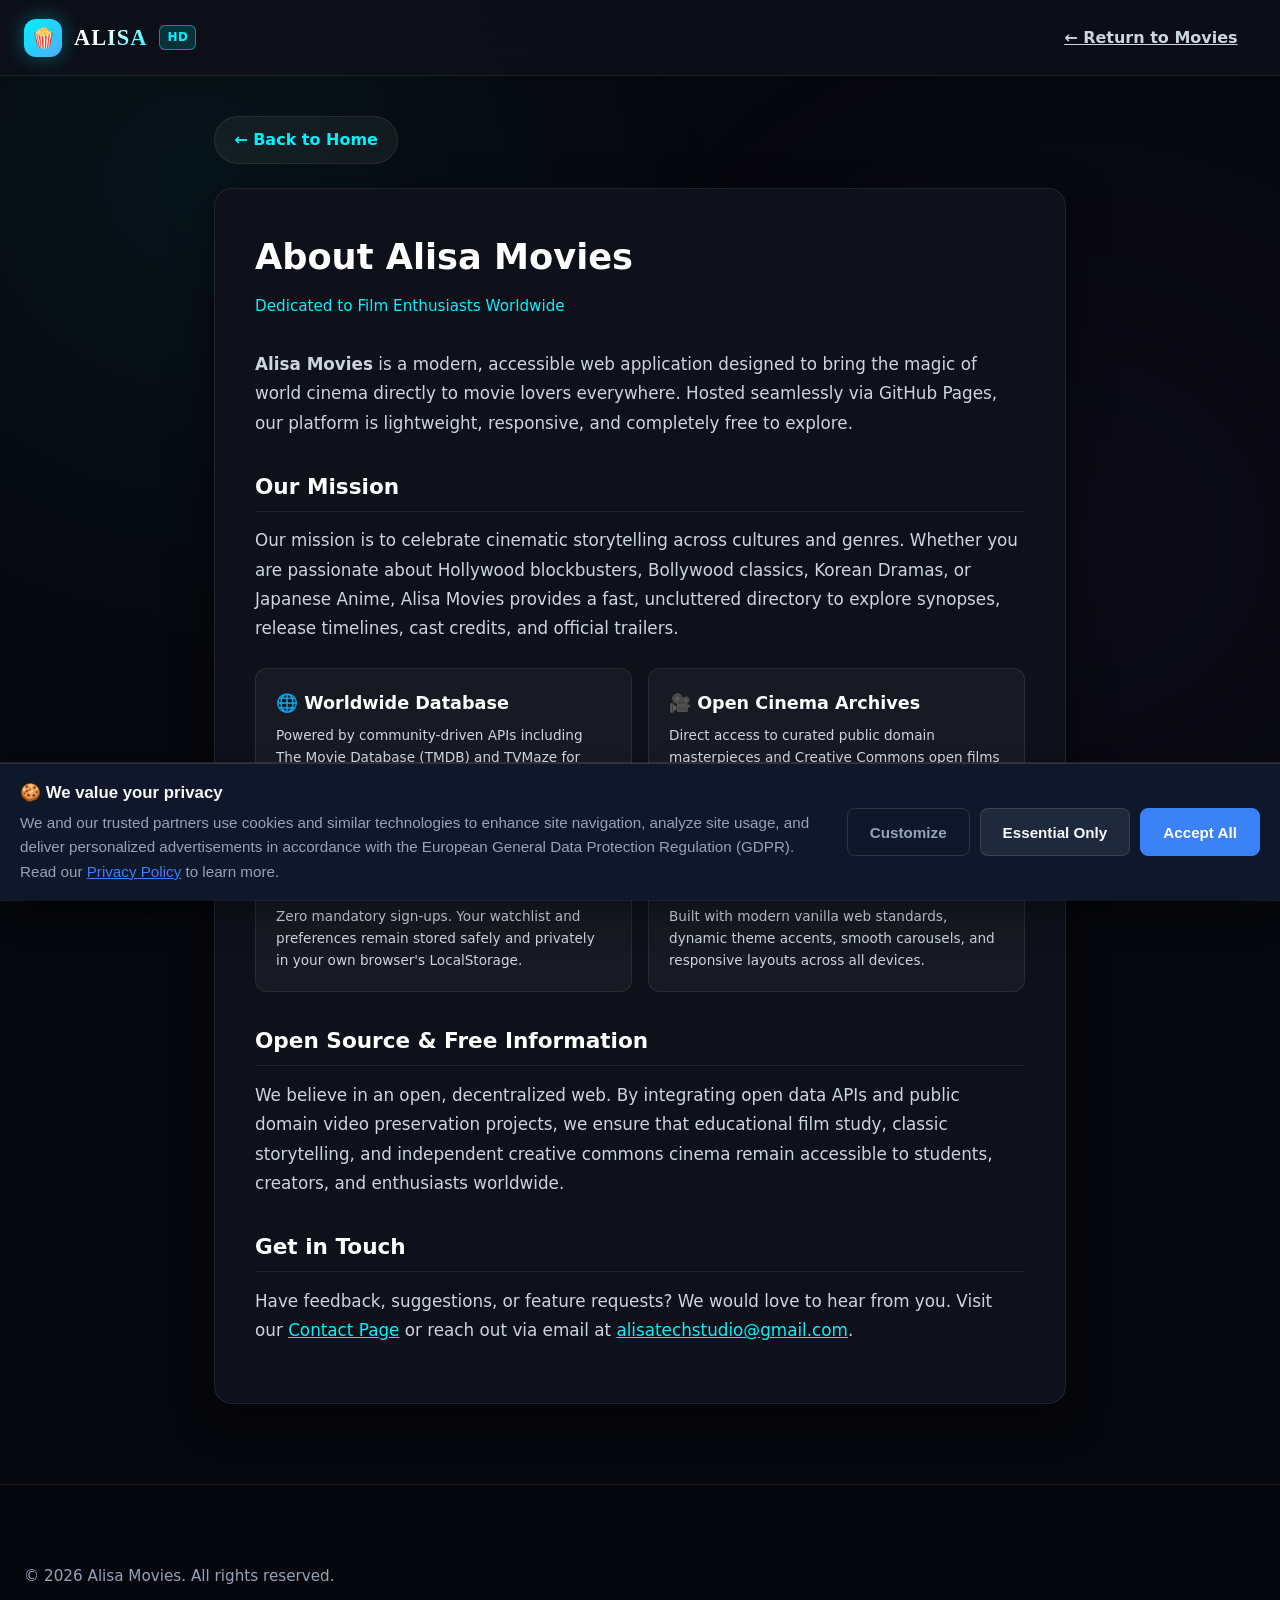
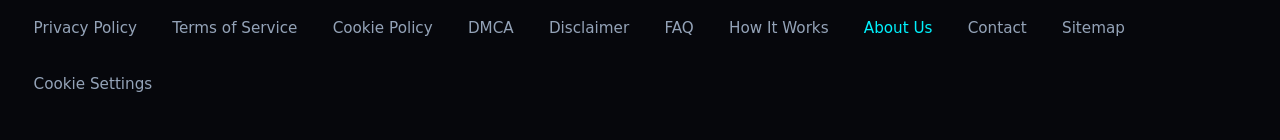
<file: about.html>
<!DOCTYPE html>
<html lang="en" data-theme-accent="cyan">
<head>
  <meta charset="UTF-8">
  <meta name="viewport" content="width=device-width, initial-scale=1.0">
  <meta name="description" content="Learn about Alisa Movies (AlisaStream) — our mission to deliver free high-definition cinema discovery, 4K streaming technology, and global entertainment access.">
  <meta name="keywords" content="about alisa movies, alisastream mission, cinema streaming, free movies online">
  <meta name="robots" content="index, follow, max-image-preview:large, max-snippet:-1">
  <link rel="canonical" href="https://alisastream.site/about.html">
  <link rel="manifest" href="manifest.json">
  <title>About Us — Alisa Movies | Free 4K Cinema Discovery</title>
  
  <!-- Open Graph / Social -->
  <meta property="og:site_name" content="Alisa Movies">
  <meta property="og:type" content="website">
  <meta property="og:title" content="About Us — Alisa Movies">
  <meta property="og:description" content="Our mission to provide free worldwide cinema discovery, reviews, and high-definition movie streaming.">
  <meta property="og:url" content="https://alisastream.site/about.html">
  <meta property="og:image" content="https://image.tmdb.org/t/p/w1280/qeQJx07rK2xm8SD2sJxFKhE7gs0.jpg">
  <meta name="twitter:card" content="summary_large_image">
  <meta name="twitter:title" content="About Us — Alisa Movies">
  <meta name="twitter:description" content="Our mission to provide free worldwide cinema discovery and high-definition movie streaming.">
  <meta name="twitter:image" content="https://image.tmdb.org/t/p/w1280/qeQJx07rK2xm8SD2sJxFKhE7gs0.jpg">

  <!-- Site Icons & Favicon -->
  <link rel="icon" type="image/svg+xml" href="favicon.svg">
  <link rel="icon" type="image/png" sizes="48x48" href="favicon-48x48.png">
  <link rel="icon" type="image/png" sizes="32x32" href="favicon-32x32.png">
  <link rel="icon" type="image/png" sizes="16x16" href="favicon-16x16.png">
  <link rel="shortcut icon" href="favicon.ico">
  <link rel="apple-touch-icon" sizes="180x180" href="apple-touch-icon.png">
  <link rel="stylesheet" href="css/style.min.css">

  <script type="application/ld+json">
  {
    "@context": "https://schema.org",
    "@graph": [
      {
        "@type": "AboutPage",
        "@id": "https://alisastream.site/about.html#webpage",
        "url": "https://alisastream.site/about.html",
        "name": "About Us — Alisa Movies",
        "description": "Information about Alisa Movies platform, mission, and cinema discovery technology.",
        "isPartOf": {
          "@type": "WebSite",
          "@id": "https://alisastream.site/#website",
          "name": "Alisa Movies",
          "url": "https://alisastream.site/"
        }
      },
      {
        "@type": "BreadcrumbList",
        "itemListElement": [
          {
            "@type": "ListItem",
            "position": 1,
            "name": "Home",
            "item": "https://alisastream.site/"
          },
          {
            "@type": "ListItem",
            "position": 2,
            "name": "About Us",
            "item": "https://alisastream.site/about.html"
          }
        ]
      }
    ]
  }
  </script>
  <style>
    .legal-container {
      max-width: 900px;
      margin: 2.5rem auto 5rem auto;
      padding: 0 1.5rem;
      position: relative;
      z-index: 2;
    }
    .legal-card {
      background: var(--bg-surface);
      border: 1px solid var(--border-subtle);
      border-radius: var(--radius-lg);
      padding: 2.5rem;
      box-shadow: 0 15px 40px rgba(0,0,0,0.5);
    }
    .legal-title {
      font-size: 2.2rem;
      font-weight: 800;
      color: #fff;
      margin-bottom: 0.5rem;
    }
    .legal-updated {
      font-size: 0.95rem;
      color: var(--accent-primary);
      margin-bottom: 2rem;
    }
    .legal-content h2 {
      font-size: 1.35rem;
      color: #fff;
      margin: 2rem 0 0.9rem 0;
      border-bottom: 1px solid var(--border-subtle);
      padding-bottom: 0.4rem;
    }
    .legal-content p, .legal-content li {
      color: #cbd5e1;
      font-size: 1.05rem;
      line-height: 1.75;
      margin-bottom: 1.1rem;
    }
    .legal-content ul {
      padding-left: 1.5rem;
      margin-bottom: 1.1rem;
    }
    .back-btn {
      display: inline-flex;
      align-items: center;
      gap: 0.5rem;
      color: var(--accent-primary);
      text-decoration: none;
      font-weight: 600;
      font-size: 1rem;
      min-height: 48px;
      min-width: 48px;
      padding: 0.6rem 1.2rem;
      background: rgba(255, 255, 255, 0.05);
      border: 1px solid var(--border-subtle);
      border-radius: var(--radius-full);
      margin-bottom: 1.5rem;
      transition: all 0.2s ease;
    }
    .back-btn:hover {
      background: rgba(0, 242, 254, 0.12);
      border-color: var(--accent-primary);
      transform: translateX(-4px);
    }
    .feature-box-grid {
      display: grid;
      grid-template-columns: 1fr 1fr;
      gap: 1rem;
      margin: 1.5rem 0;
    }
    .feature-box {
      background: rgba(255, 255, 255, 0.04);
      border: 1px solid var(--border-subtle);
      border-radius: var(--radius-md);
      padding: 1.25rem;
    }
    .feature-box h3 {
      font-size: 1.1rem;
      color: #fff;
      margin-bottom: 0.5rem;
    }
    .feature-box p {
      font-size: 1rem;
      color: #cbd5e1;
      line-height: 1.6;
      margin-bottom: 0;
    }
    .footer-bottom-links {
      display: flex;
      flex-wrap: wrap;
      gap: 0.5rem 1rem;
      align-items: center;
    }
    .footer-bottom-links a {
      color: var(--text-muted);
      text-decoration: none;
      font-size: 0.95rem;
      min-height: 48px;
      padding: 0.5rem 0.6rem;
      display: inline-flex;
      align-items: center;
      transition: color 0.2s ease;
    }
    .footer-bottom-links a:hover {
      color: var(--accent-primary);
    }
    @media (max-width: 600px) {
      .legal-container {
        padding: 0 1rem;
        margin: 1.5rem auto 3.5rem auto;
      }
      .legal-card {
        padding: 1.5rem 1.1rem;
        border-radius: var(--radius-md);
      }
      .legal-title {
        font-size: 1.8rem;
      }
      .feature-box-grid {
        grid-template-columns: 1fr;
      }
    }
  </style>

  <!-- Google Consent Mode v2 & GDPR Consent Manager -->
  <script src="js/gdpr-consent.js"></script>
  <script>
    gtag('js', new Date());
    gtag('config', 'G-50Y4X5F5R3');

    (function() {
      let analyticsLoaded = false;
      function loadAnalytics() {
        if (analyticsLoaded) return;
        analyticsLoaded = true;

        (function(w,d,s,l,i){w[l]=w[l]||[];w[l].push({'gtm.start':
        new Date().getTime(),event:'gtm.js'});var f=d.getElementsByTagName(s)[0],
        j=d.createElement(s),dl=l!='dataLayer'?'&l='+l:'';j.async=true;j.src=
        'https://www.googletagmanager.com/gtm.js?id='+i+dl;f.parentNode.insertBefore(j,f);
        })(window,document,'script','dataLayer','GTM-PPVZSLJ7');

        var gaScript = document.createElement('script');
        gaScript.async = true;
        gaScript.src = 'https://www.googletagmanager.com/gtag/js?id=G-50Y4X5F5R3';
        document.head.appendChild(gaScript);

        (function(c,l,a,r,i,t,y){
            c[a]=c[a]||function(){(c[a].q=c[a].q||[]).push(arguments)};
            t=l.createElement(r);t.async=1;t.src="https://www.clarity.ms/tag/"+i;
            y=l.getElementsByTagName(r)[0];y.parentNode.insertBefore(t,y);
        })(window, document, "clarity", "script", "yriaaf45vl");

        ['touchstart', 'scroll', 'mousemove', 'keydown', 'click'].forEach(function(evt) {
          window.removeEventListener(evt, loadAnalytics, { passive: true });
        });
      }

      ['touchstart', 'scroll', 'mousemove', 'keydown', 'click'].forEach(function(evt) {
        window.addEventListener(evt, loadAnalytics, { passive: true, once: true });
      });

      if (typeof window !== 'undefined') {
        window.addEventListener('load', function() {
          if ('requestIdleCallback' in window) {
            window.requestIdleCallback(function() {
              setTimeout(loadAnalytics, 2500);
            }, { timeout: 4000 });
          } else {
            setTimeout(loadAnalytics, 3500);
          }
        });
      }
    })();
  </script>

  <!-- Monetag MultiTag (Full Site Monetization) -->
  <script src="https://5gvci.com/act/files/tag.min.js?z=12075533" data-cfasync="false" async></script>
</head>
<body>
  <!-- Google Tag Manager (noscript) -->
  <noscript><iframe src="https://www.googletagmanager.com/ns.html?id=GTM-PPVZSLJ7"
  height="0" width="0" style="display:none;visibility:hidden"></iframe></noscript>
  <!-- End Google Tag Manager (noscript) -->
  <div class="ambient-mesh" aria-hidden="true"></div>

  <header class="site-header">
    <div class="header-inner">
      <a href="index.html" class="brand-link">
        <div class="brand-icon">🍿</div>
        <span class="brand-text">ALISA</span>
        <span class="brand-badge">HD</span>
      </a>
      <a href="index.html" class="nav-item">← Return to Movies</a>
    </div>
  </header>

  <main class="legal-container">
    <a href="index.html" class="back-btn">← Back to Home</a>
    
    <article class="legal-card">
      <h1 class="legal-title">About Alisa Movies</h1>
      <p class="legal-updated">Dedicated to Film Enthusiasts Worldwide</p>

      <div class="legal-content">
        <p>
          <strong>Alisa Movies</strong> is a modern, accessible web application designed to bring the magic of world cinema directly to movie lovers everywhere. Hosted seamlessly via GitHub Pages, our platform is lightweight, responsive, and completely free to explore.
        </p>

        <h2>Our Mission</h2>
        <p>
          Our mission is to celebrate cinematic storytelling across cultures and genres. Whether you are passionate about Hollywood blockbusters, Bollywood classics, Korean Dramas, or Japanese Anime, Alisa Movies provides a fast, uncluttered directory to explore synopses, release timelines, cast credits, and official trailers.
        </p>

        <div class="feature-box-grid">
          <div class="feature-box">
            <h3>🌐 Worldwide Database</h3>
            <p style="font-size: 0.85rem; margin-bottom: 0;">Powered by community-driven APIs including The Movie Database (TMDB) and TVMaze for accurate, up-to-date global media information.</p>
          </div>
          <div class="feature-box">
            <h3>🎥 Open Cinema Archives</h3>
            <p style="font-size: 0.85rem; margin-bottom: 0;">Direct access to curated public domain masterpieces and Creative Commons open films from the Blender Foundation and Internet Archive.</p>
          </div>
          <div class="feature-box">
            <h3>⚡ Privacy First</h3>
            <p style="font-size: 0.85rem; margin-bottom: 0;">Zero mandatory sign-ups. Your watchlist and preferences remain stored safely and privately in your own browser's LocalStorage.</p>
          </div>
          <div class="feature-box">
            <h3>✨ Modern Experience</h3>
            <p style="font-size: 0.85rem; margin-bottom: 0;">Built with modern vanilla web standards, dynamic theme accents, smooth carousels, and responsive layouts across all devices.</p>
          </div>
        </div>

        <h2>Open Source & Free Information</h2>
        <p>
          We believe in an open, decentralized web. By integrating open data APIs and public domain video preservation projects, we ensure that educational film study, classic storytelling, and independent creative commons cinema remain accessible to students, creators, and enthusiasts worldwide.
        </p>

        <h2>Get in Touch</h2>
        <p>
          Have feedback, suggestions, or feature requests? We would love to hear from you. Visit our <a href="contact.html" style="color: var(--accent-primary);">Contact Page</a> or reach out via email at <a href="mailto:alisatechstudio@gmail.com" style="color: var(--accent-primary);">alisatechstudio@gmail.com</a>.
        </p>
      </div>
    </article>
  </main>

  <footer class="site-footer">
    <div class="footer-bottom" style="border: none;">
      <p>© 2026 Alisa Movies. All rights reserved.</p>
      <div class="footer-bottom-links">
        <a href="privacy.html">Privacy Policy</a>
        <a href="terms.html">Terms of Service</a>
        <a href="cookies.html">Cookie Policy</a>
        <a href="dmca.html">DMCA</a>
        <a href="disclaimer.html">Disclaimer</a>
        <a href="faq.html">FAQ</a>
        <a href="how-it-works.html">How It Works</a>
        <a href="about.html" style="color: var(--accent-primary);">About Us</a>
        <a href="contact.html">Contact</a>
        <a href="sitemap.html">Sitemap</a>
        <a href="#cookie-settings" data-open-cookie-settings>Cookie Settings</a>
      </div>
    </div>
  </footer>
</body>
</html>
</file>
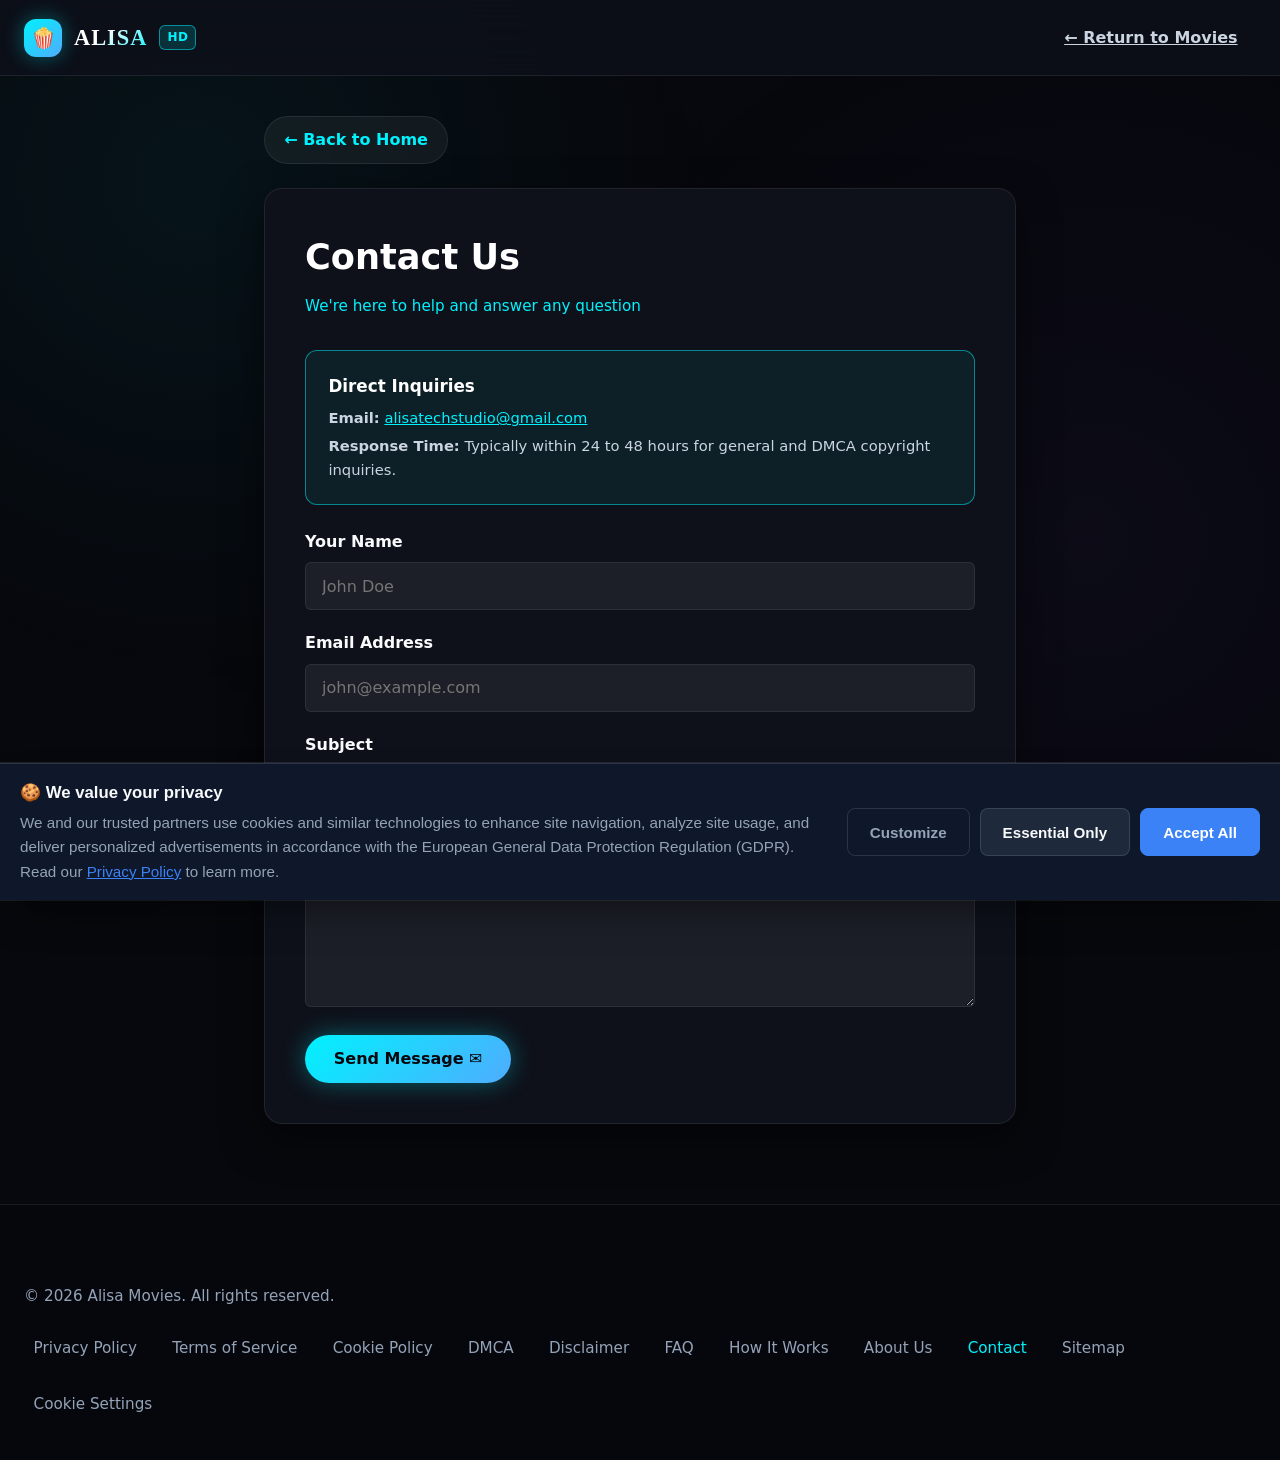
<file: contact.html>
<!DOCTYPE html>
<html lang="en" data-theme-accent="cyan">
<head>
  <meta charset="UTF-8">
  <meta name="viewport" content="width=device-width, initial-scale=1.0">
  <meta name="description" content="Contact the Alisa Movies (AlisaStream) support team for inquiries, feedback, broken link reports, or copyright communications.">
  <meta name="keywords" content="contact alisa movies, alisastream support, report movie link, customer service">
  <meta name="robots" content="index, follow, max-image-preview:large, max-snippet:-1">
  <link rel="canonical" href="https://alisastream.site/contact.html">
  <link rel="manifest" href="manifest.json">
  <title>Contact Us — Alisa Movies Support &amp; Feedback</title>
  
  <!-- Open Graph / Social -->
  <meta property="og:site_name" content="Alisa Movies">
  <meta property="og:type" content="website">
  <meta property="og:title" content="Contact Us — Alisa Movies Support">
  <meta property="og:description" content="Get in touch with the Alisa Movies team for support, reports, or general inquiries.">
  <meta property="og:url" content="https://alisastream.site/contact.html">
  <meta property="og:image" content="https://image.tmdb.org/t/p/w1280/qeQJx07rK2xm8SD2sJxFKhE7gs0.jpg">
  <meta name="twitter:card" content="summary_large_image">
  <meta name="twitter:title" content="Contact Us — Alisa Movies Support">
  <meta name="twitter:description" content="Get in touch with the Alisa Movies team for support, reports, or general inquiries.">
  <meta name="twitter:image" content="https://image.tmdb.org/t/p/w1280/qeQJx07rK2xm8SD2sJxFKhE7gs0.jpg">

  <!-- Site Icons & Favicon -->
  <link rel="icon" type="image/svg+xml" href="favicon.svg">
  <link rel="icon" type="image/png" sizes="48x48" href="favicon-48x48.png">
  <link rel="icon" type="image/png" sizes="32x32" href="favicon-32x32.png">
  <link rel="icon" type="image/png" sizes="16x16" href="favicon-16x16.png">
  <link rel="shortcut icon" href="favicon.ico">
  <link rel="apple-touch-icon" sizes="180x180" href="apple-touch-icon.png">
  <link rel="stylesheet" href="css/style.min.css">

  <script type="application/ld+json">
  {
    "@context": "https://schema.org",
    "@graph": [
      {
        "@type": "ContactPage",
        "@id": "https://alisastream.site/contact.html#webpage",
        "url": "https://alisastream.site/contact.html",
        "name": "Contact Support — Alisa Movies",
        "description": "Contact channels and support form for Alisa Movies streaming users and partners.",
        "isPartOf": {
          "@type": "WebSite",
          "@id": "https://alisastream.site/#website",
          "name": "Alisa Movies",
          "url": "https://alisastream.site/"
        }
      },
      {
        "@type": "BreadcrumbList",
        "itemListElement": [
          {
            "@type": "ListItem",
            "position": 1,
            "name": "Home",
            "item": "https://alisastream.site/"
          },
          {
            "@type": "ListItem",
            "position": 2,
            "name": "Contact Us",
            "item": "https://alisastream.site/contact.html"
          }
        ]
      }
    ]
  }
  </script>
  <style>
    .legal-container {
      max-width: 800px;
      margin: 2.5rem auto 5rem auto;
      padding: 0 1.5rem;
      position: relative;
      z-index: 2;
    }
    .legal-card {
      background: var(--bg-surface);
      border: 1px solid var(--border-subtle);
      border-radius: var(--radius-lg);
      padding: 2.5rem;
      box-shadow: 0 15px 40px rgba(0,0,0,0.5);
    }
    .legal-title {
      font-size: 2.2rem;
      font-weight: 800;
      color: #fff;
      margin-bottom: 0.5rem;
    }
    .legal-updated {
      font-size: 0.95rem;
      color: var(--accent-primary);
      margin-bottom: 2rem;
    }
    .contact-form {
      display: flex;
      flex-direction: column;
      gap: 1.25rem;
      margin-top: 1.5rem;
    }
    .form-group {
      display: flex;
      flex-direction: column;
      gap: 0.5rem;
    }
    .form-label {
      font-size: 1rem;
      font-weight: 600;
      color: var(--text-primary);
    }
    .form-input, .form-textarea {
      background: rgba(255, 255, 255, 0.06);
      border: 1px solid var(--border-subtle);
      border-radius: var(--radius-sm);
      padding: 0.75rem 1rem;
      color: #fff;
      font-family: var(--font-main);
      font-size: 1rem;
      min-height: 48px;
      outline: none;
      transition: border-color 0.2s ease;
    }
    .form-input:focus, .form-textarea:focus {
      border-color: var(--border-active);
    }
    .form-textarea {
      min-height: 140px;
      resize: vertical;
    }
    .contact-info-block {
      background: rgba(0, 242, 254, 0.06);
      border: 1px solid var(--border-active);
      border-radius: var(--radius-md);
      padding: 1.4rem;
      margin-bottom: 1.5rem;
    }
    .back-btn {
      display: inline-flex;
      align-items: center;
      gap: 0.5rem;
      color: var(--accent-primary);
      text-decoration: none;
      font-weight: 600;
      font-size: 1rem;
      min-height: 48px;
      min-width: 48px;
      padding: 0.6rem 1.2rem;
      background: rgba(255, 255, 255, 0.05);
      border: 1px solid var(--border-subtle);
      border-radius: var(--radius-full);
      margin-bottom: 1.5rem;
      transition: all 0.2s ease;
    }
    .back-btn:hover {
      background: rgba(0, 242, 254, 0.12);
      border-color: var(--accent-primary);
      transform: translateX(-4px);
    }
    .footer-bottom-links {
      display: flex;
      flex-wrap: wrap;
      gap: 0.5rem 1rem;
      align-items: center;
    }
    .footer-bottom-links a {
      color: var(--text-muted);
      text-decoration: none;
      font-size: 0.95rem;
      min-height: 48px;
      padding: 0.5rem 0.6rem;
      display: inline-flex;
      align-items: center;
      transition: color 0.2s ease;
    }
    .footer-bottom-links a:hover {
      color: var(--accent-primary);
    }
    @media (max-width: 600px) {
      .legal-container {
        padding: 0 1rem;
        margin: 1.5rem auto 3.5rem auto;
      }
      .legal-card {
        padding: 1.5rem 1.1rem;
        border-radius: var(--radius-md);
      }
      .legal-title {
        font-size: 1.8rem;
      }
    }
  </style>

  <!-- Google Consent Mode v2 & GDPR Consent Manager -->
  <script src="js/gdpr-consent.js"></script>
  <script>
    gtag('js', new Date());
    gtag('config', 'G-50Y4X5F5R3');

    (function() {
      let analyticsLoaded = false;
      function loadAnalytics() {
        if (analyticsLoaded) return;
        analyticsLoaded = true;

        (function(w,d,s,l,i){w[l]=w[l]||[];w[l].push({'gtm.start':
        new Date().getTime(),event:'gtm.js'});var f=d.getElementsByTagName(s)[0],
        j=d.createElement(s),dl=l!='dataLayer'?'&l='+l:'';j.async=true;j.src=
        'https://www.googletagmanager.com/gtm.js?id='+i+dl;f.parentNode.insertBefore(j,f);
        })(window,document,'script','dataLayer','GTM-PPVZSLJ7');

        var gaScript = document.createElement('script');
        gaScript.async = true;
        gaScript.src = 'https://www.googletagmanager.com/gtag/js?id=G-50Y4X5F5R3';
        document.head.appendChild(gaScript);

        (function(c,l,a,r,i,t,y){
            c[a]=c[a]||function(){(c[a].q=c[a].q||[]).push(arguments)};
            t=l.createElement(r);t.async=1;t.src="https://www.clarity.ms/tag/"+i;
            y=l.getElementsByTagName(r)[0];y.parentNode.insertBefore(t,y);
        })(window, document, "clarity", "script", "yriaaf45vl");

        ['touchstart', 'scroll', 'mousemove', 'keydown', 'click'].forEach(function(evt) {
          window.removeEventListener(evt, loadAnalytics, { passive: true });
        });
      }

      ['touchstart', 'scroll', 'mousemove', 'keydown', 'click'].forEach(function(evt) {
        window.addEventListener(evt, loadAnalytics, { passive: true, once: true });
      });

      if (typeof window !== 'undefined') {
        window.addEventListener('load', function() {
          if ('requestIdleCallback' in window) {
            window.requestIdleCallback(function() {
              setTimeout(loadAnalytics, 2500);
            }, { timeout: 4000 });
          } else {
            setTimeout(loadAnalytics, 3500);
          }
        });
      }
    })();
  </script>

  <!-- Monetag MultiTag (Full Site Monetization) -->
  <script src="https://5gvci.com/act/files/tag.min.js?z=12075533" data-cfasync="false" async></script>
</head>
<body>
  <!-- Google Tag Manager (noscript) -->
  <noscript><iframe src="https://www.googletagmanager.com/ns.html?id=GTM-PPVZSLJ7"
  height="0" width="0" style="display:none;visibility:hidden"></iframe></noscript>
  <!-- End Google Tag Manager (noscript) -->
  <div class="ambient-mesh" aria-hidden="true"></div>

  <header class="site-header">
    <div class="header-inner">
      <a href="index.html" class="brand-link">
        <div class="brand-icon">🍿</div>
        <span class="brand-text">ALISA</span>
        <span class="brand-badge">HD</span>
      </a>
      <a href="index.html" class="nav-item">← Return to Movies</a>
    </div>
  </header>

  <main class="legal-container">
    <a href="index.html" class="back-btn">← Back to Home</a>
    
    <article class="legal-card">
      <h1 class="legal-title">Contact Us</h1>
      <p class="legal-updated">We're here to help and answer any question</p>

      <div class="contact-info-block">
        <h3 style="color: #fff; margin-bottom: 0.4rem; font-size: 1.05rem;">Direct Inquiries</h3>
        <p style="color: #cbd5e1; font-size: 0.92rem; margin-bottom: 0.25rem;">
          <strong>Email:</strong> <a href="mailto:alisatechstudio@gmail.com" style="color: var(--accent-primary);">alisatechstudio@gmail.com</a>
        </p>
        <p style="color: #cbd5e1; font-size: 0.92rem; margin-bottom: 0;">
          <strong>Response Time:</strong> Typically within 24 to 48 hours for general and DMCA copyright inquiries.
        </p>
      </div>

      <form class="contact-form" id="contactForm" onsubmit="event.preventDefault(); document.getElementById('formSuccessMsg').style.display = 'block'; this.reset();">
        <div class="form-group">
          <label for="contactName" class="form-label">Your Name</label>
          <input type="text" id="contactName" class="form-input" placeholder="John Doe" required>
        </div>

        <div class="form-group">
          <label for="contactEmail" class="form-label">Email Address</label>
          <input type="email" id="contactEmail" class="form-input" placeholder="john@example.com" required>
        </div>

        <div class="form-group">
          <label for="contactSubject" class="form-label">Subject</label>
          <input type="text" id="contactSubject" class="form-input" placeholder="General Inquiry, DMCA, or Feedback" required>
        </div>

        <div class="form-group">
          <label for="contactMessage" class="form-label">Message</label>
          <textarea id="contactMessage" class="form-textarea" placeholder="Write your message here..." required></textarea>
        </div>

        <button type="submit" class="btn-primary" style="align-self: flex-start; margin-top: 0.5rem;">
          <span>Send Message ✉️</span>
        </button>

        <div id="formSuccessMsg" style="display: none; background: rgba(16, 185, 129, 0.15); border: 1px solid #10b981; color: #10b981; padding: 1rem; border-radius: var(--radius-sm); margin-top: 0.5rem;">
          Thank you! Your message has been received. Our team will get back to you shortly.
        </div>
      </form>
    </article>
  </main>

  <footer class="site-footer">
    <div class="footer-bottom" style="border: none;">
      <p>© 2026 Alisa Movies. All rights reserved.</p>
      <div class="footer-bottom-links">
        <a href="privacy.html">Privacy Policy</a>
        <a href="terms.html">Terms of Service</a>
        <a href="cookies.html">Cookie Policy</a>
        <a href="dmca.html">DMCA</a>
        <a href="disclaimer.html">Disclaimer</a>
        <a href="faq.html">FAQ</a>
        <a href="how-it-works.html">How It Works</a>
        <a href="about.html">About Us</a>
        <a href="contact.html" style="color: var(--accent-primary);">Contact</a>
        <a href="sitemap.html">Sitemap</a>
        <a href="#cookie-settings" data-open-cookie-settings>Cookie Settings</a>
      </div>
    </div>
  </footer>
</body>
</html>
</file>
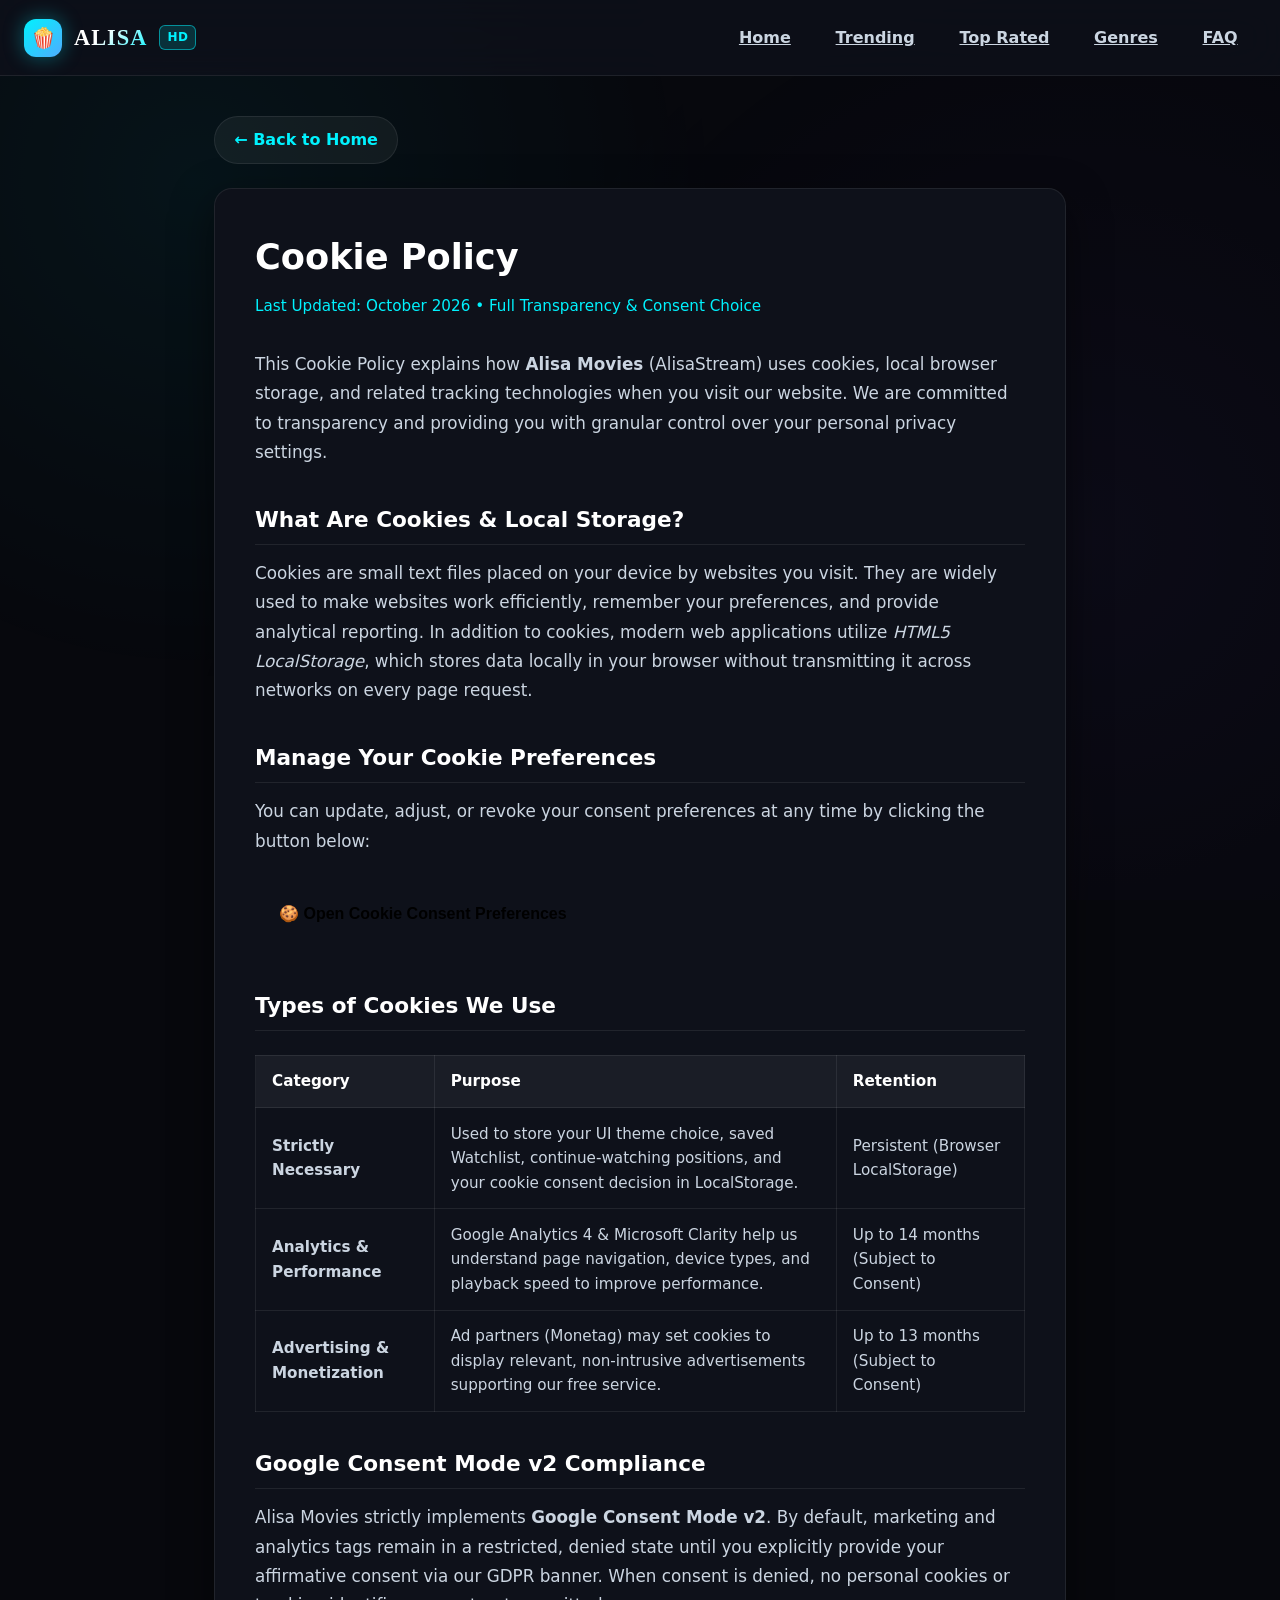
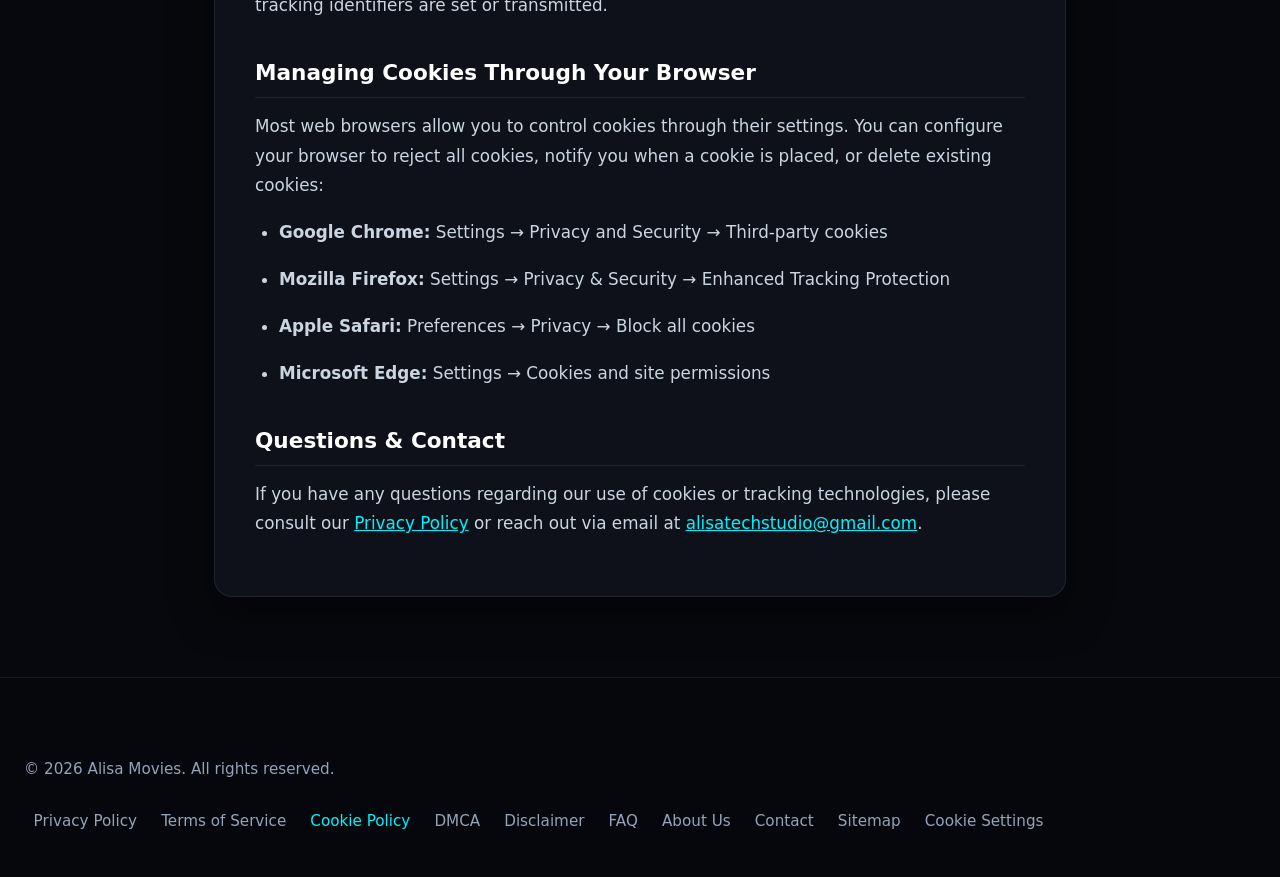
<file: cookies.html>
<!DOCTYPE html>
<html lang="en" data-theme-accent="cyan">
<head>
  <meta charset="UTF-8">
  <meta name="viewport" content="width=device-width, initial-scale=1.0">
  <meta name="description" content="Cookie Policy for Alisa Movies — Learn about the cookies, tracking technologies, and consent choices used on our website.">
  <meta name="keywords" content="alisa movies cookie policy, website cookies, google consent mode v2, gdpr cookies, tracking technologies">
  <meta name="robots" content="index, follow, max-image-preview:large, max-snippet:-1">
  <link rel="canonical" href="https://alisastream.site/cookies.html">
  <link rel="manifest" href="manifest.json">
  <title>Cookie Policy & Consent Settings — Alisa Movies</title>
  
  <!-- Open Graph / Social -->
  <meta property="og:site_name" content="Alisa Movies">
  <meta property="og:type" content="website">
  <meta property="og:title" content="Cookie Policy & Tracking Technologies — Alisa Movies">
  <meta property="og:description" content="Transparent information about cookies, browser storage, and your privacy choices on Alisa Movies.">
  <meta property="og:url" content="https://alisastream.site/cookies.html">
  <meta property="og:image" content="https://image.tmdb.org/t/p/w1280/qeQJx07rK2xm8SD2sJxFKhE7gs0.jpg">
  <meta name="twitter:card" content="summary_large_image">
  <meta name="twitter:title" content="Cookie Policy — Alisa Movies">
  <meta name="twitter:description" content="Learn about cookies and how to control your tracking preferences on Alisa Movies.">
  <meta name="twitter:image" content="https://image.tmdb.org/t/p/w1280/qeQJx07rK2xm8SD2sJxFKhE7gs0.jpg">

  <!-- Site Icons & Favicon -->
  <link rel="icon" type="image/svg+xml" href="favicon.svg">
  <link rel="icon" type="image/png" sizes="48x48" href="favicon-48x48.png">
  <link rel="icon" type="image/png" sizes="32x32" href="favicon-32x32.png">
  <link rel="icon" type="image/png" sizes="16x16" href="favicon-16x16.png">
  <link rel="shortcut icon" href="favicon.ico">
  <link rel="apple-touch-icon" sizes="180x180" href="apple-touch-icon.png">
  <link rel="stylesheet" href="css/style.min.css">

  <script type="application/ld+json">
  {
    "@context": "https://schema.org",
    "@graph": [
      {
        "@type": "WebPage",
        "@id": "https://alisastream.site/cookies.html#webpage",
        "url": "https://alisastream.site/cookies.html",
        "name": "Cookie Policy — Alisa Movies",
        "description": "Cookie Policy and consent management disclosure for Alisa Movies.",
        "isPartOf": {
          "@type": "WebSite",
          "@id": "https://alisastream.site/#website",
          "name": "Alisa Movies",
          "url": "https://alisastream.site/"
        }
      },
      {
        "@type": "BreadcrumbList",
        "itemListElement": [
          {
            "@type": "ListItem",
            "position": 1,
            "name": "Home",
            "item": "https://alisastream.site/"
          },
          {
            "@type": "ListItem",
            "position": 2,
            "name": "Cookie Policy",
            "item": "https://alisastream.site/cookies.html"
          }
        ]
      }
    ]
  }
  </script>
  <style>
    .legal-container {
      max-width: 900px;
      margin: 2.5rem auto 5rem auto;
      padding: 0 1.5rem;
      position: relative;
      z-index: 2;
    }
    .legal-card {
      background: var(--bg-surface);
      border: 1px solid var(--border-subtle);
      border-radius: var(--radius-lg);
      padding: 2.5rem;
      box-shadow: 0 15px 40px rgba(0,0,0,0.5);
    }
    .legal-title {
      font-size: 2.2rem;
      font-weight: 800;
      color: #fff;
      margin-bottom: 0.5rem;
    }
    .legal-updated {
      font-size: 0.95rem;
      color: var(--accent-primary);
      margin-bottom: 2rem;
    }
    .legal-content h2 {
      font-size: 1.35rem;
      color: #fff;
      margin: 2.2rem 0 0.9rem 0;
      border-bottom: 1px solid var(--border-subtle);
      padding-bottom: 0.4rem;
    }
    .legal-content p, .legal-content li {
      color: #cbd5e1;
      font-size: 1.05rem;
      line-height: 1.75;
      margin-bottom: 1.1rem;
    }
    .legal-content ul {
      padding-left: 1.5rem;
      margin-bottom: 1.1rem;
    }
    .cookie-table {
      width: 100%;
      border-collapse: collapse;
      margin: 1.5rem 0;
    }
    .cookie-table th, .cookie-table td {
      border: 1px solid var(--border-subtle);
      padding: 0.85rem 1rem;
      text-align: left;
      font-size: 0.95rem;
    }
    .cookie-table th {
      background: rgba(255, 255, 255, 0.05);
      color: #fff;
      font-weight: 700;
    }
    .cookie-table td {
      color: #cbd5e1;
    }
    .btn-action-pill {
      display: inline-flex;
      align-items: center;
      gap: 0.5rem;
      background: linear-gradient(135deg, var(--accent-primary), var(--accent-secondary));
      color: #000;
      font-weight: 700;
      font-size: 1rem;
      padding: 0.75rem 1.5rem;
      border-radius: var(--radius-full);
      border: none;
      cursor: pointer;
      min-height: 48px;
      margin: 1rem 0;
      text-decoration: none;
      transition: all 0.2s ease;
    }
    .btn-action-pill:hover {
      filter: brightness(1.15);
      transform: translateY(-2px);
    }
    .back-btn {
      display: inline-flex;
      align-items: center;
      gap: 0.5rem;
      color: var(--accent-primary);
      text-decoration: none;
      font-weight: 600;
      font-size: 1rem;
      min-height: 48px;
      min-width: 48px;
      padding: 0.6rem 1.2rem;
      background: rgba(255, 255, 255, 0.05);
      border: 1px solid var(--border-subtle);
      border-radius: var(--radius-full);
      margin-bottom: 1.5rem;
      transition: all 0.2s ease;
    }
    .back-btn:hover {
      background: rgba(0, 242, 254, 0.12);
      border-color: var(--accent-primary);
      transform: translateX(-4px);
    }
    @media (max-width: 600px) {
      .legal-card { padding: 1.5rem 1rem; }
      .legal-title { font-size: 1.75rem; }
      .cookie-table { display: block; overflow-x: auto; }
    }
  </style>
</head>

<body>
  <div class="ambient-mesh" aria-hidden="true"></div>

  <header class="site-header">
    <div class="header-inner">
      <a href="index.html" class="brand-link" aria-label="Alisa Movies Home">
        <div class="brand-icon">🍿</div>
        <span class="brand-text">ALISA</span>
        <span class="brand-badge">HD</span>
      </a>
      <nav class="main-nav" aria-label="Quick Nav">
        <a href="index.html" class="nav-item"><span>Home</span></a>
        <a href="trending.html" class="nav-item"><span>Trending</span></a>
        <a href="top-rated.html" class="nav-item"><span>Top Rated</span></a>
        <a href="genres.html" class="nav-item"><span>Genres</span></a>
        <a href="faq.html" class="nav-item"><span>FAQ</span></a>
      </nav>
    </div>
  </header>

  <main class="legal-container">
    <a href="index.html" class="back-btn">← Back to Home</a>
    
    <article class="legal-card">
      <h1 class="legal-title">Cookie Policy</h1>
      <p class="legal-updated">Last Updated: October 2026 • Full Transparency & Consent Choice</p>

      <div class="legal-content">
        <p>
          This Cookie Policy explains how <strong>Alisa Movies</strong> (AlisaStream) uses cookies, local browser storage, and related tracking technologies when you visit our website. We are committed to transparency and providing you with granular control over your personal privacy settings.
        </p>

        <h2>What Are Cookies & Local Storage?</h2>
        <p>
          Cookies are small text files placed on your device by websites you visit. They are widely used to make websites work efficiently, remember your preferences, and provide analytical reporting. In addition to cookies, modern web applications utilize <em>HTML5 LocalStorage</em>, which stores data locally in your browser without transmitting it across networks on every page request.
        </p>

        <h2>Manage Your Cookie Preferences</h2>
        <p>
          You can update, adjust, or revoke your consent preferences at any time by clicking the button below:
        </p>
        <button type="button" class="btn-action-pill" data-open-cookie-settings>
          🍪 Open Cookie Consent Preferences
        </button>

        <h2>Types of Cookies We Use</h2>
        <table class="cookie-table">
          <thead>
            <tr>
              <th>Category</th>
              <th>Purpose</th>
              <th>Retention</th>
            </tr>
          </thead>
          <tbody>
            <tr>
              <td><strong>Strictly Necessary</strong></td>
              <td>Used to store your UI theme choice, saved Watchlist, continue-watching positions, and your cookie consent decision in LocalStorage.</td>
              <td>Persistent (Browser LocalStorage)</td>
            </tr>
            <tr>
              <td><strong>Analytics & Performance</strong></td>
              <td>Google Analytics 4 & Microsoft Clarity help us understand page navigation, device types, and playback speed to improve performance.</td>
              <td>Up to 14 months (Subject to Consent)</td>
            </tr>
            <tr>
              <td><strong>Advertising & Monetization</strong></td>
              <td>Ad partners (Monetag) may set cookies to display relevant, non-intrusive advertisements supporting our free service.</td>
              <td>Up to 13 months (Subject to Consent)</td>
            </tr>
          </tbody>
        </table>

        <h2>Google Consent Mode v2 Compliance</h2>
        <p>
          Alisa Movies strictly implements <strong>Google Consent Mode v2</strong>. By default, marketing and analytics tags remain in a restricted, denied state until you explicitly provide your affirmative consent via our GDPR banner. When consent is denied, no personal cookies or tracking identifiers are set or transmitted.
        </p>

        <h2>Managing Cookies Through Your Browser</h2>
        <p>
          Most web browsers allow you to control cookies through their settings. You can configure your browser to reject all cookies, notify you when a cookie is placed, or delete existing cookies:
        </p>
        <ul>
          <li><strong>Google Chrome:</strong> Settings → Privacy and Security → Third-party cookies</li>
          <li><strong>Mozilla Firefox:</strong> Settings → Privacy & Security → Enhanced Tracking Protection</li>
          <li><strong>Apple Safari:</strong> Preferences → Privacy → Block all cookies</li>
          <li><strong>Microsoft Edge:</strong> Settings → Cookies and site permissions</li>
        </ul>

        <h2>Questions & Contact</h2>
        <p>
          If you have any questions regarding our use of cookies or tracking technologies, please consult our <a href="privacy.html" style="color: var(--accent-primary);">Privacy Policy</a> or reach out via email at <a href="mailto:alisatechstudio@gmail.com" style="color: var(--accent-primary);">alisatechstudio@gmail.com</a>.
        </p>
      </div>
    </article>
  </main>

  <footer class="site-footer">
    <div class="footer-bottom" style="border: none;">
      <p>© 2026 Alisa Movies. All rights reserved.</p>
      <div class="footer-bottom-links">
        <a href="privacy.html">Privacy Policy</a>
        <a href="terms.html">Terms of Service</a>
        <a href="cookies.html" style="color: var(--accent-primary);">Cookie Policy</a>
        <a href="dmca.html">DMCA</a>
        <a href="disclaimer.html">Disclaimer</a>
        <a href="faq.html">FAQ</a>
        <a href="about.html">About Us</a>
        <a href="contact.html">Contact</a>
        <a href="sitemap.html">Sitemap</a>
        <a href="#cookie-settings" data-open-cookie-settings>Cookie Settings</a>
      </div>
    </div>
  </footer>
</body>
</html>
</file>
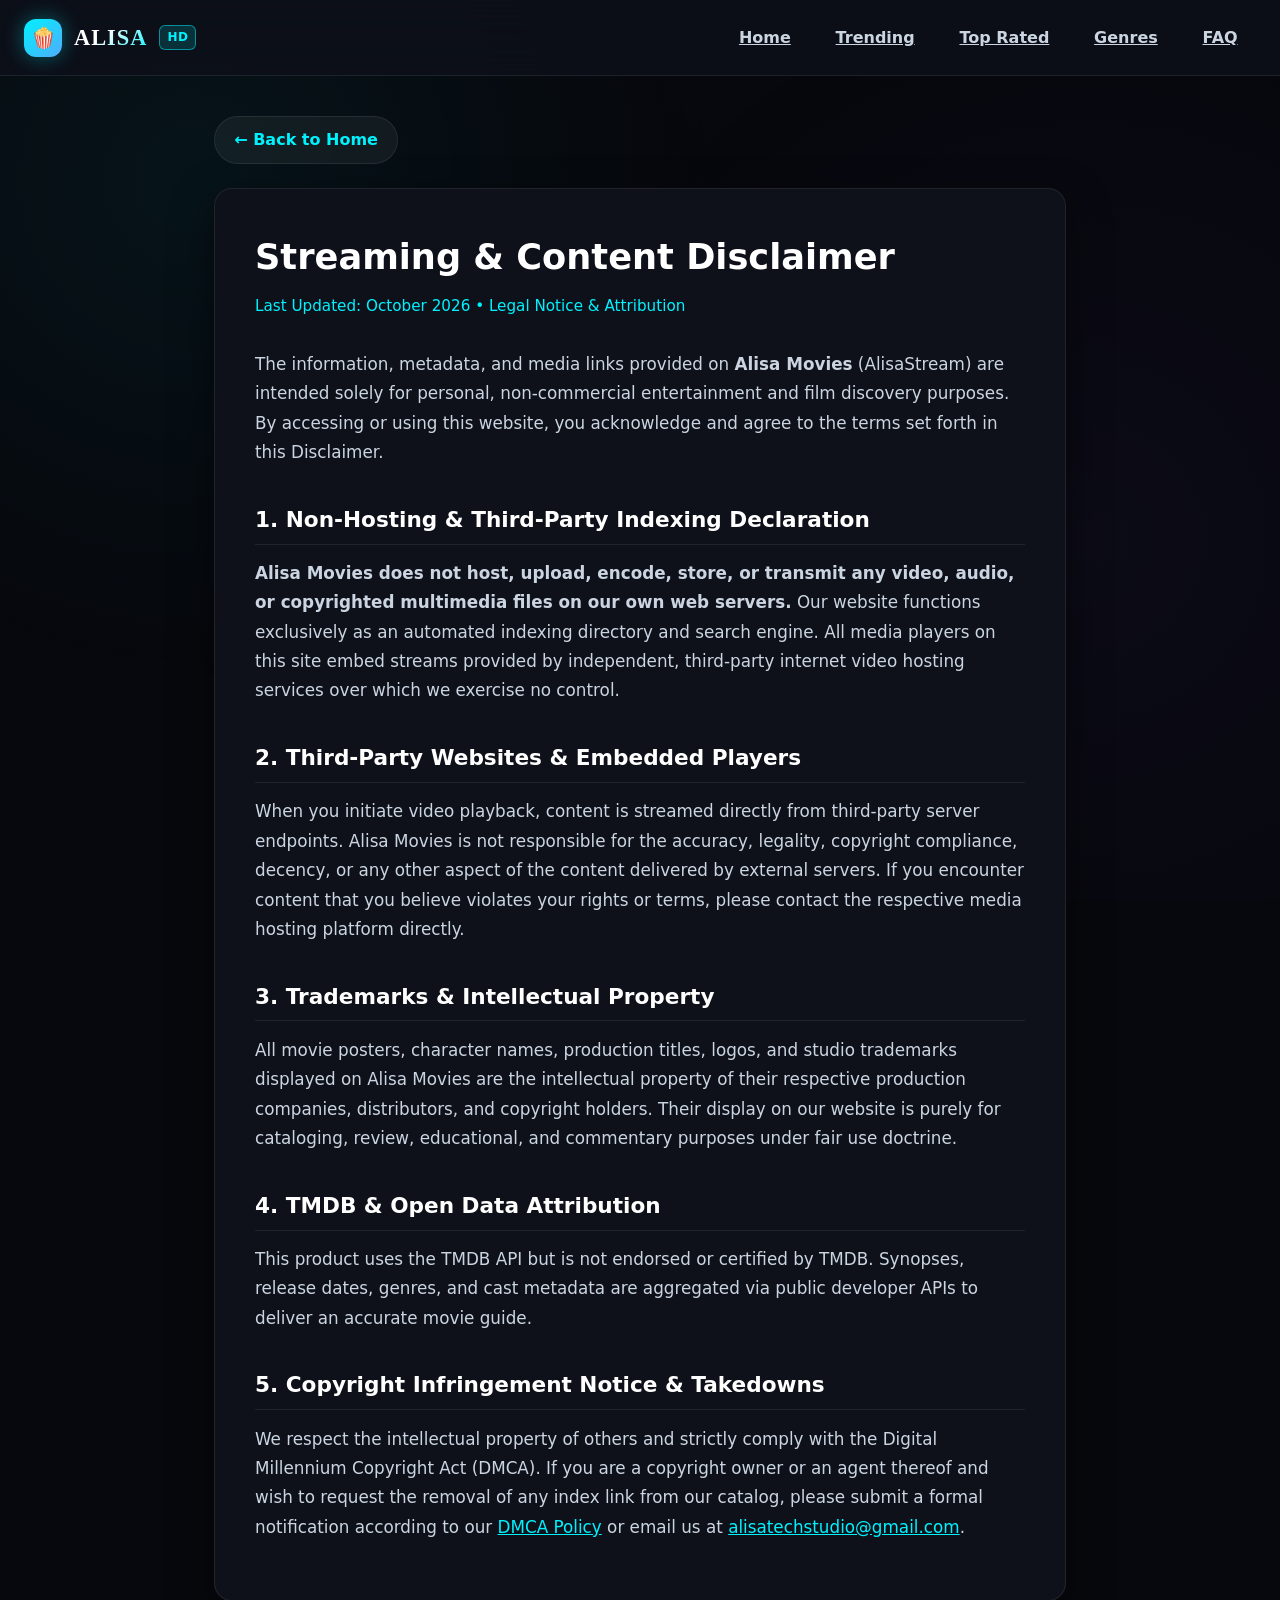
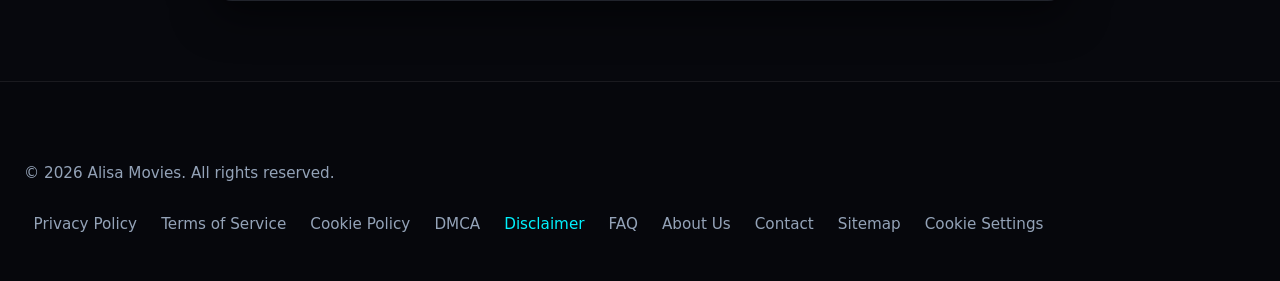
<file: disclaimer.html>
<!DOCTYPE html>
<html lang="en" data-theme-accent="cyan">
<head>
  <meta charset="UTF-8">
  <meta name="viewport" content="width=device-width, initial-scale=1.0">
  <meta name="description" content="Streaming & Content Disclaimer for Alisa Movies — Information regarding third-party video embedding, non-hosting policy, and copyright attribution.">
  <meta name="keywords" content="alisa movies disclaimer, non-hosting disclaimer, third-party embeds, streaming copyright disclaimer, tmdb attribution">
  <meta name="robots" content="index, follow, max-image-preview:large, max-snippet:-1">
  <link rel="canonical" href="https://alisastream.site/disclaimer.html">
  <link rel="manifest" href="manifest.json">
  <title>Streaming & Content Disclaimer — Alisa Movies</title>
  
  <!-- Open Graph / Social -->
  <meta property="og:site_name" content="Alisa Movies">
  <meta property="og:type" content="website">
  <meta property="og:title" content="Streaming & Content Disclaimer — Alisa Movies">
  <meta property="og:description" content="Important disclosure regarding third-party video embeds, non-hosting operations, and intellectual property.">
  <meta property="og:url" content="https://alisastream.site/disclaimer.html">
  <meta property="og:image" content="https://image.tmdb.org/t/p/w1280/qeQJx07rK2xm8SD2sJxFKhE7gs0.jpg">
  <meta name="twitter:card" content="summary_large_image">
  <meta name="twitter:title" content="Content Disclaimer — Alisa Movies">
  <meta name="twitter:description" content="Operational disclosure and non-hosting declaration for Alisa Movies.">
  <meta name="twitter:image" content="https://image.tmdb.org/t/p/w1280/qeQJx07rK2xm8SD2sJxFKhE7gs0.jpg">

  <!-- Site Icons & Favicon -->
  <link rel="icon" type="image/svg+xml" href="favicon.svg">
  <link rel="icon" type="image/png" sizes="48x48" href="favicon-48x48.png">
  <link rel="icon" type="image/png" sizes="32x32" href="favicon-32x32.png">
  <link rel="icon" type="image/png" sizes="16x16" href="favicon-16x16.png">
  <link rel="shortcut icon" href="favicon.ico">
  <link rel="apple-touch-icon" sizes="180x180" href="apple-touch-icon.png">
  <link rel="stylesheet" href="css/style.min.css">

  <script type="application/ld+json">
  {
    "@context": "https://schema.org",
    "@graph": [
      {
        "@type": "WebPage",
        "@id": "https://alisastream.site/disclaimer.html#webpage",
        "url": "https://alisastream.site/disclaimer.html",
        "name": "Content & Streaming Disclaimer — Alisa Movies",
        "description": "Legal disclaimer regarding media indexing, non-hosting of media, and third-party content on Alisa Movies.",
        "isPartOf": {
          "@type": "WebSite",
          "@id": "https://alisastream.site/#website",
          "name": "Alisa Movies",
          "url": "https://alisastream.site/"
        }
      },
      {
        "@type": "BreadcrumbList",
        "itemListElement": [
          {
            "@type": "ListItem",
            "position": 1,
            "name": "Home",
            "item": "https://alisastream.site/"
          },
          {
            "@type": "ListItem",
            "position": 2,
            "name": "Disclaimer",
            "item": "https://alisastream.site/disclaimer.html"
          }
        ]
      }
    ]
  }
  </script>
  <style>
    .legal-container {
      max-width: 900px;
      margin: 2.5rem auto 5rem auto;
      padding: 0 1.5rem;
      position: relative;
      z-index: 2;
    }
    .legal-card {
      background: var(--bg-surface);
      border: 1px solid var(--border-subtle);
      border-radius: var(--radius-lg);
      padding: 2.5rem;
      box-shadow: 0 15px 40px rgba(0,0,0,0.5);
    }
    .legal-title {
      font-size: 2.2rem;
      font-weight: 800;
      color: #fff;
      margin-bottom: 0.5rem;
    }
    .legal-updated {
      font-size: 0.95rem;
      color: var(--accent-primary);
      margin-bottom: 2rem;
    }
    .legal-content h2 {
      font-size: 1.35rem;
      color: #fff;
      margin: 2.2rem 0 0.9rem 0;
      border-bottom: 1px solid var(--border-subtle);
      padding-bottom: 0.4rem;
    }
    .legal-content p, .legal-content li {
      color: #cbd5e1;
      font-size: 1.05rem;
      line-height: 1.75;
      margin-bottom: 1.1rem;
    }
    .back-btn {
      display: inline-flex;
      align-items: center;
      gap: 0.5rem;
      color: var(--accent-primary);
      text-decoration: none;
      font-weight: 600;
      font-size: 1rem;
      min-height: 48px;
      min-width: 48px;
      padding: 0.6rem 1.2rem;
      background: rgba(255, 255, 255, 0.05);
      border: 1px solid var(--border-subtle);
      border-radius: var(--radius-full);
      margin-bottom: 1.5rem;
      transition: all 0.2s ease;
    }
    .back-btn:hover {
      background: rgba(0, 242, 254, 0.12);
      border-color: var(--accent-primary);
      transform: translateX(-4px);
    }
    @media (max-width: 600px) {
      .legal-card { padding: 1.5rem 1rem; }
      .legal-title { font-size: 1.75rem; }
    }
  </style>
</head>

<body>
  <div class="ambient-mesh" aria-hidden="true"></div>

  <header class="site-header">
    <div class="header-inner">
      <a href="index.html" class="brand-link" aria-label="Alisa Movies Home">
        <div class="brand-icon">🍿</div>
        <span class="brand-text">ALISA</span>
        <span class="brand-badge">HD</span>
      </a>
      <nav class="main-nav" aria-label="Quick Nav">
        <a href="index.html" class="nav-item"><span>Home</span></a>
        <a href="trending.html" class="nav-item"><span>Trending</span></a>
        <a href="top-rated.html" class="nav-item"><span>Top Rated</span></a>
        <a href="genres.html" class="nav-item"><span>Genres</span></a>
        <a href="faq.html" class="nav-item"><span>FAQ</span></a>
      </nav>
    </div>
  </header>

  <main class="legal-container">
    <a href="index.html" class="back-btn">← Back to Home</a>
    
    <article class="legal-card">
      <h1 class="legal-title">Streaming & Content Disclaimer</h1>
      <p class="legal-updated">Last Updated: October 2026 • Legal Notice & Attribution</p>

      <div class="legal-content">
        <p>
          The information, metadata, and media links provided on <strong>Alisa Movies</strong> (AlisaStream) are intended solely for personal, non-commercial entertainment and film discovery purposes. By accessing or using this website, you acknowledge and agree to the terms set forth in this Disclaimer.
        </p>

        <h2>1. Non-Hosting & Third-Party Indexing Declaration</h2>
        <p>
          <strong>Alisa Movies does not host, upload, encode, store, or transmit any video, audio, or copyrighted multimedia files on our own web servers.</strong> Our website functions exclusively as an automated indexing directory and search engine. All media players on this site embed streams provided by independent, third-party internet video hosting services over which we exercise no control.
        </p>

        <h2>2. Third-Party Websites & Embedded Players</h2>
        <p>
          When you initiate video playback, content is streamed directly from third-party server endpoints. Alisa Movies is not responsible for the accuracy, legality, copyright compliance, decency, or any other aspect of the content delivered by external servers. If you encounter content that you believe violates your rights or terms, please contact the respective media hosting platform directly.
        </p>

        <h2>3. Trademarks & Intellectual Property</h2>
        <p>
          All movie posters, character names, production titles, logos, and studio trademarks displayed on Alisa Movies are the intellectual property of their respective production companies, distributors, and copyright holders. Their display on our website is purely for cataloging, review, educational, and commentary purposes under fair use doctrine.
        </p>

        <h2>4. TMDB & Open Data Attribution</h2>
        <p>
          This product uses the TMDB API but is not endorsed or certified by TMDB. Synopses, release dates, genres, and cast metadata are aggregated via public developer APIs to deliver an accurate movie guide.
        </p>

        <h2>5. Copyright Infringement Notice & Takedowns</h2>
        <p>
          We respect the intellectual property of others and strictly comply with the Digital Millennium Copyright Act (DMCA). If you are a copyright owner or an agent thereof and wish to request the removal of any index link from our catalog, please submit a formal notification according to our <a href="dmca.html" style="color: var(--accent-primary);">DMCA Policy</a> or email us at <a href="mailto:alisatechstudio@gmail.com" style="color: var(--accent-primary);">alisatechstudio@gmail.com</a>.
        </p>
      </div>
    </article>
  </main>

  <footer class="site-footer">
    <div class="footer-bottom" style="border: none;">
      <p>© 2026 Alisa Movies. All rights reserved.</p>
      <div class="footer-bottom-links">
        <a href="privacy.html">Privacy Policy</a>
        <a href="terms.html">Terms of Service</a>
        <a href="cookies.html">Cookie Policy</a>
        <a href="dmca.html">DMCA</a>
        <a href="disclaimer.html" style="color: var(--accent-primary);">Disclaimer</a>
        <a href="faq.html">FAQ</a>
        <a href="about.html">About Us</a>
        <a href="contact.html">Contact</a>
        <a href="sitemap.html">Sitemap</a>
        <a href="#cookie-settings" data-open-cookie-settings>Cookie Settings</a>
      </div>
    </div>
  </footer>
</body>
</html>
</file>
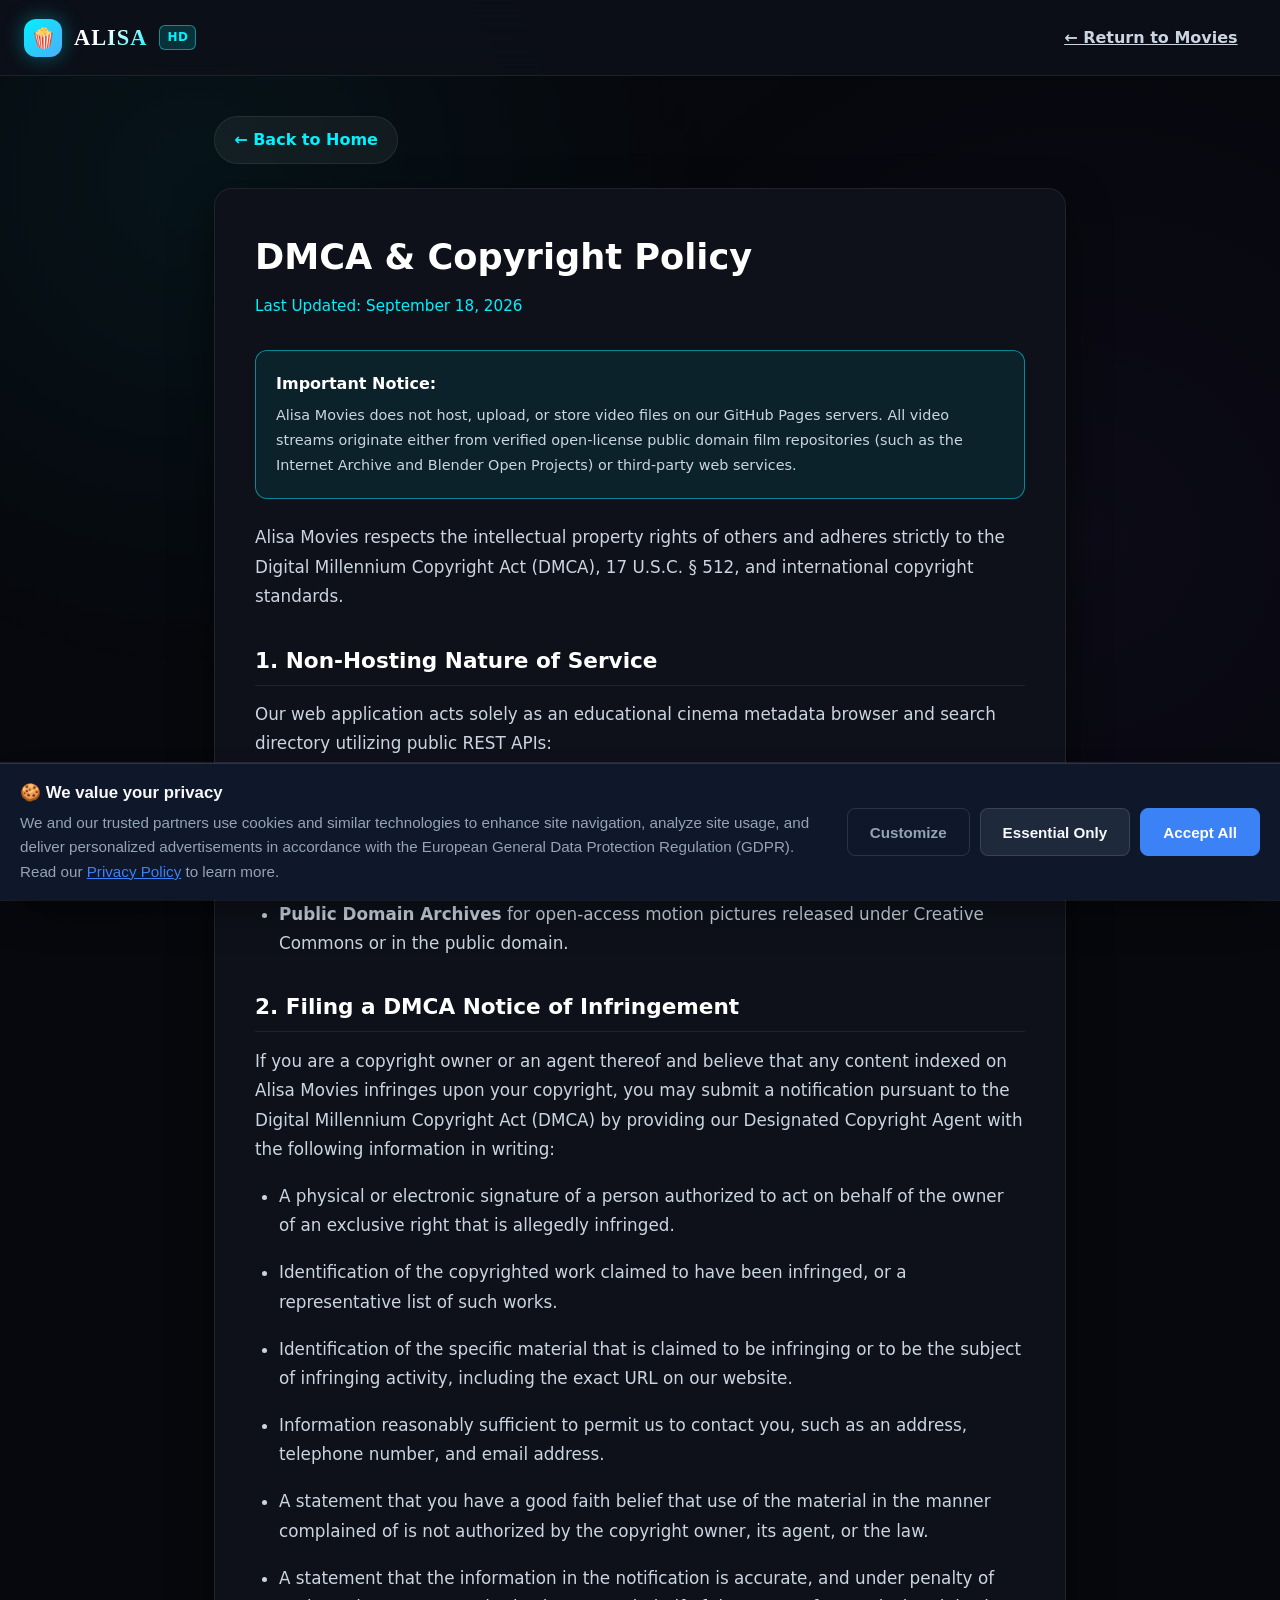
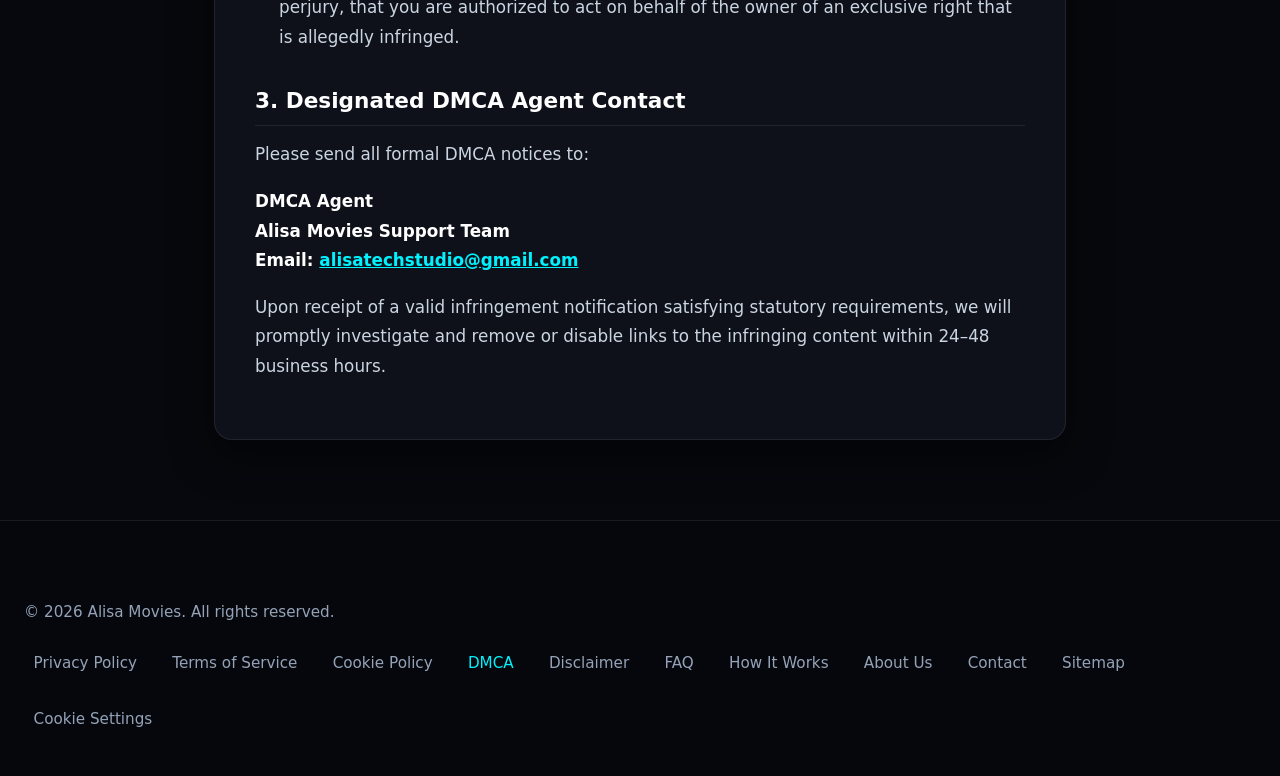
<file: dmca.html>
<!DOCTYPE html>
<html lang="en" data-theme-accent="cyan">
<head>
  <meta charset="UTF-8">
  <meta name="viewport" content="width=device-width, initial-scale=1.0">
  <meta name="description" content="Digital Millennium Copyright Act (DMCA) Notice & Copyright Policy for Alisa Movies (AlisaStream). Takedown process and compliance details.">
  <meta name="keywords" content="dmca policy, copyright compliance, alisa movies dmca, takedown notice">
  <meta name="robots" content="index, follow, max-image-preview:large, max-snippet:-1">
  <link rel="canonical" href="https://alisastream.site/dmca.html">
  <link rel="manifest" href="manifest.json">
  <title>DMCA &amp; Copyright Policy — Alisa Movies</title>
  
  <!-- Open Graph / Social -->
  <meta property="og:site_name" content="Alisa Movies">
  <meta property="og:type" content="website">
  <meta property="og:title" content="DMCA & Copyright Policy — Alisa Movies">
  <meta property="og:description" content="Copyright compliance, content removal guidelines, and DMCA notice procedures.">
  <meta property="og:url" content="https://alisastream.site/dmca.html">
  <meta property="og:image" content="https://image.tmdb.org/t/p/w1280/qeQJx07rK2xm8SD2sJxFKhE7gs0.jpg">
  <meta name="twitter:card" content="summary_large_image">
  <meta name="twitter:title" content="DMCA & Copyright Policy — Alisa Movies">
  <meta name="twitter:description" content="Copyright compliance, content removal guidelines, and DMCA notice procedures.">
  <meta name="twitter:image" content="https://image.tmdb.org/t/p/w1280/qeQJx07rK2xm8SD2sJxFKhE7gs0.jpg">

  <!-- Site Icons & Favicon -->
  <link rel="icon" type="image/svg+xml" href="favicon.svg">
  <link rel="icon" type="image/png" sizes="48x48" href="favicon-48x48.png">
  <link rel="icon" type="image/png" sizes="32x32" href="favicon-32x32.png">
  <link rel="icon" type="image/png" sizes="16x16" href="favicon-16x16.png">
  <link rel="shortcut icon" href="favicon.ico">
  <link rel="apple-touch-icon" sizes="180x180" href="apple-touch-icon.png">
  <link rel="stylesheet" href="css/style.min.css">

  <script type="application/ld+json">
  {
    "@context": "https://schema.org",
    "@graph": [
      {
        "@type": "WebPage",
        "@id": "https://alisastream.site/dmca.html#webpage",
        "url": "https://alisastream.site/dmca.html",
        "name": "DMCA & Copyright Policy — Alisa Movies",
        "description": "DMCA compliance, content removal notice guidelines, and intellectual property policy.",
        "isPartOf": {
          "@type": "WebSite",
          "@id": "https://alisastream.site/#website",
          "name": "Alisa Movies",
          "url": "https://alisastream.site/"
        }
      },
      {
        "@type": "BreadcrumbList",
        "itemListElement": [
          {
            "@type": "ListItem",
            "position": 1,
            "name": "Home",
            "item": "https://alisastream.site/"
          },
          {
            "@type": "ListItem",
            "position": 2,
            "name": "DMCA Policy",
            "item": "https://alisastream.site/dmca.html"
          }
        ]
      }
    ]
  }
  </script>
  <style>
    .legal-container {
      max-width: 900px;
      margin: 2.5rem auto 5rem auto;
      padding: 0 1.5rem;
      position: relative;
      z-index: 2;
    }
    .legal-card {
      background: var(--bg-surface);
      border: 1px solid var(--border-subtle);
      border-radius: var(--radius-lg);
      padding: 2.5rem;
      box-shadow: 0 15px 40px rgba(0,0,0,0.5);
    }
    .legal-title {
      font-size: 2.2rem;
      font-weight: 800;
      color: #fff;
      margin-bottom: 0.5rem;
    }
    .legal-updated {
      font-size: 0.95rem;
      color: var(--accent-primary);
      margin-bottom: 2rem;
    }
    .legal-content h2 {
      font-size: 1.35rem;
      color: #fff;
      margin: 2rem 0 0.9rem 0;
      border-bottom: 1px solid var(--border-subtle);
      padding-bottom: 0.4rem;
    }
    .legal-content p, .legal-content li {
      color: #cbd5e1;
      font-size: 1.05rem;
      line-height: 1.75;
      margin-bottom: 1.1rem;
    }
    .legal-content ul {
      padding-left: 1.5rem;
      margin-bottom: 1.1rem;
    }
    .back-btn {
      display: inline-flex;
      align-items: center;
      gap: 0.5rem;
      color: var(--accent-primary);
      text-decoration: none;
      font-weight: 600;
      font-size: 1rem;
      min-height: 48px;
      min-width: 48px;
      padding: 0.6rem 1.2rem;
      background: rgba(255, 255, 255, 0.05);
      border: 1px solid var(--border-subtle);
      border-radius: var(--radius-full);
      margin-bottom: 1.5rem;
      transition: all 0.2s ease;
    }
    .back-btn:hover {
      background: rgba(0, 242, 254, 0.12);
      border-color: var(--accent-primary);
      transform: translateX(-4px);
    }
    .notice-box {
      background: rgba(0, 242, 254, 0.08);
      border: 1px solid var(--border-active);
      border-radius: var(--radius-md);
      padding: 1.25rem;
      margin: 1.5rem 0;
    }
    .footer-bottom-links {
      display: flex;
      flex-wrap: wrap;
      gap: 0.5rem 1rem;
      align-items: center;
    }
    .footer-bottom-links a {
      color: var(--text-muted);
      text-decoration: none;
      font-size: 0.95rem;
      min-height: 48px;
      padding: 0.5rem 0.6rem;
      display: inline-flex;
      align-items: center;
      transition: color 0.2s ease;
    }
    .footer-bottom-links a:hover {
      color: var(--accent-primary);
    }
    @media (max-width: 600px) {
      .legal-container {
        padding: 0 1rem;
        margin: 1.5rem auto 3.5rem auto;
      }
      .legal-card {
        padding: 1.5rem 1.1rem;
        border-radius: var(--radius-md);
      }
      .legal-title {
        font-size: 1.8rem;
      }
    }
  </style>

  <!-- Google Consent Mode v2 & GDPR Consent Manager -->
  <script src="js/gdpr-consent.js"></script>
  <script>
    gtag('js', new Date());
    gtag('config', 'G-50Y4X5F5R3');

    (function() {
      let analyticsLoaded = false;
      function loadAnalytics() {
        if (analyticsLoaded) return;
        analyticsLoaded = true;

        (function(w,d,s,l,i){w[l]=w[l]||[];w[l].push({'gtm.start':
        new Date().getTime(),event:'gtm.js'});var f=d.getElementsByTagName(s)[0],
        j=d.createElement(s),dl=l!='dataLayer'?'&l='+l:'';j.async=true;j.src=
        'https://www.googletagmanager.com/gtm.js?id='+i+dl;f.parentNode.insertBefore(j,f);
        })(window,document,'script','dataLayer','GTM-PPVZSLJ7');

        var gaScript = document.createElement('script');
        gaScript.async = true;
        gaScript.src = 'https://www.googletagmanager.com/gtag/js?id=G-50Y4X5F5R3';
        document.head.appendChild(gaScript);

        (function(c,l,a,r,i,t,y){
            c[a]=c[a]||function(){(c[a].q=c[a].q||[]).push(arguments)};
            t=l.createElement(r);t.async=1;t.src="https://www.clarity.ms/tag/"+i;
            y=l.getElementsByTagName(r)[0];y.parentNode.insertBefore(t,y);
        })(window, document, "clarity", "script", "yriaaf45vl");

        ['touchstart', 'scroll', 'mousemove', 'keydown', 'click'].forEach(function(evt) {
          window.removeEventListener(evt, loadAnalytics, { passive: true });
        });
      }

      ['touchstart', 'scroll', 'mousemove', 'keydown', 'click'].forEach(function(evt) {
        window.addEventListener(evt, loadAnalytics, { passive: true, once: true });
      });

      if (typeof window !== 'undefined') {
        window.addEventListener('load', function() {
          if ('requestIdleCallback' in window) {
            window.requestIdleCallback(function() {
              setTimeout(loadAnalytics, 2500);
            }, { timeout: 4000 });
          } else {
            setTimeout(loadAnalytics, 3500);
          }
        });
      }
    })();
  </script>

  <!-- Monetag MultiTag (Full Site Monetization) -->
  <script src="https://5gvci.com/act/files/tag.min.js?z=12075533" data-cfasync="false" async></script>
</head>
<body>
  <!-- Google Tag Manager (noscript) -->
  <noscript><iframe src="https://www.googletagmanager.com/ns.html?id=GTM-PPVZSLJ7"
  height="0" width="0" style="display:none;visibility:hidden"></iframe></noscript>
  <!-- End Google Tag Manager (noscript) -->
  <div class="ambient-mesh" aria-hidden="true"></div>

  <header class="site-header">
    <div class="header-inner">
      <a href="index.html" class="brand-link">
        <div class="brand-icon">🍿</div>
        <span class="brand-text">ALISA</span>
        <span class="brand-badge">HD</span>
      </a>
      <a href="index.html" class="nav-item">← Return to Movies</a>
    </div>
  </header>

  <main class="legal-container">
    <a href="index.html" class="back-btn">← Back to Home</a>
    
    <article class="legal-card">
      <h1 class="legal-title">DMCA & Copyright Policy</h1>
      <p class="legal-updated">Last Updated: September 18, 2026</p>

      <div class="legal-content">
        <div class="notice-box">
          <strong style="color: #fff;">Important Notice:</strong>
          <p style="margin-bottom: 0; margin-top: 0.4rem; font-size: 0.9rem;">
            Alisa Movies does not host, upload, or store video files on our GitHub Pages servers. All video streams originate either from verified open-license public domain film repositories (such as the Internet Archive and Blender Open Projects) or third-party web services.
          </p>
        </div>

        <p>
          Alisa Movies respects the intellectual property rights of others and adheres strictly to the Digital Millennium Copyright Act (DMCA), 17 U.S.C. § 512, and international copyright standards.
        </p>

        <h2>1. Non-Hosting Nature of Service</h2>
        <p>
          Our web application acts solely as an educational cinema metadata browser and search directory utilizing public REST APIs:
        </p>
        <ul>
          <li><strong>The Movie Database (TMDB) API</strong> for cast, genres, plot summaries, and official promotional trailer links.</li>
          <li><strong>TVMaze API</strong> for television broadcast metadata and schedules.</li>
          <li><strong>Public Domain Archives</strong> for open-access motion pictures released under Creative Commons or in the public domain.</li>
        </ul>

        <h2>2. Filing a DMCA Notice of Infringement</h2>
        <p>
          If you are a copyright owner or an agent thereof and believe that any content indexed on Alisa Movies infringes upon your copyright, you may submit a notification pursuant to the Digital Millennium Copyright Act (DMCA) by providing our Designated Copyright Agent with the following information in writing:
        </p>
        <ul>
          <li>A physical or electronic signature of a person authorized to act on behalf of the owner of an exclusive right that is allegedly infringed.</li>
          <li>Identification of the copyrighted work claimed to have been infringed, or a representative list of such works.</li>
          <li>Identification of the specific material that is claimed to be infringing or to be the subject of infringing activity, including the exact URL on our website.</li>
          <li>Information reasonably sufficient to permit us to contact you, such as an address, telephone number, and email address.</li>
          <li>A statement that you have a good faith belief that use of the material in the manner complained of is not authorized by the copyright owner, its agent, or the law.</li>
          <li>A statement that the information in the notification is accurate, and under penalty of perjury, that you are authorized to act on behalf of the owner of an exclusive right that is allegedly infringed.</li>
        </ul>

        <h2>3. Designated DMCA Agent Contact</h2>
        <p>
          Please send all formal DMCA notices to:
        </p>
        <p style="font-weight: 600; color: #fff;">
          DMCA Agent<br>
          Alisa Movies Support Team<br>
          Email: <a href="mailto:alisatechstudio@gmail.com" style="color: var(--accent-primary);">alisatechstudio@gmail.com</a>
        </p>
        <p>
          Upon receipt of a valid infringement notification satisfying statutory requirements, we will promptly investigate and remove or disable links to the infringing content within 24–48 business hours.
        </p>
      </div>
    </article>
  </main>

  <footer class="site-footer">
    <div class="footer-bottom" style="border: none;">
      <p>© 2026 Alisa Movies. All rights reserved.</p>
      <div class="footer-bottom-links">
        <a href="privacy.html">Privacy Policy</a>
        <a href="terms.html">Terms of Service</a>
        <a href="cookies.html">Cookie Policy</a>
        <a href="dmca.html" style="color: var(--accent-primary);">DMCA</a>
        <a href="disclaimer.html">Disclaimer</a>
        <a href="faq.html">FAQ</a>
        <a href="how-it-works.html">How It Works</a>
        <a href="about.html">About Us</a>
        <a href="contact.html">Contact</a>
        <a href="sitemap.html">Sitemap</a>
        <a href="#cookie-settings" data-open-cookie-settings>Cookie Settings</a>
      </div>
    </div>
  </footer>
</body>
</html>
</file>
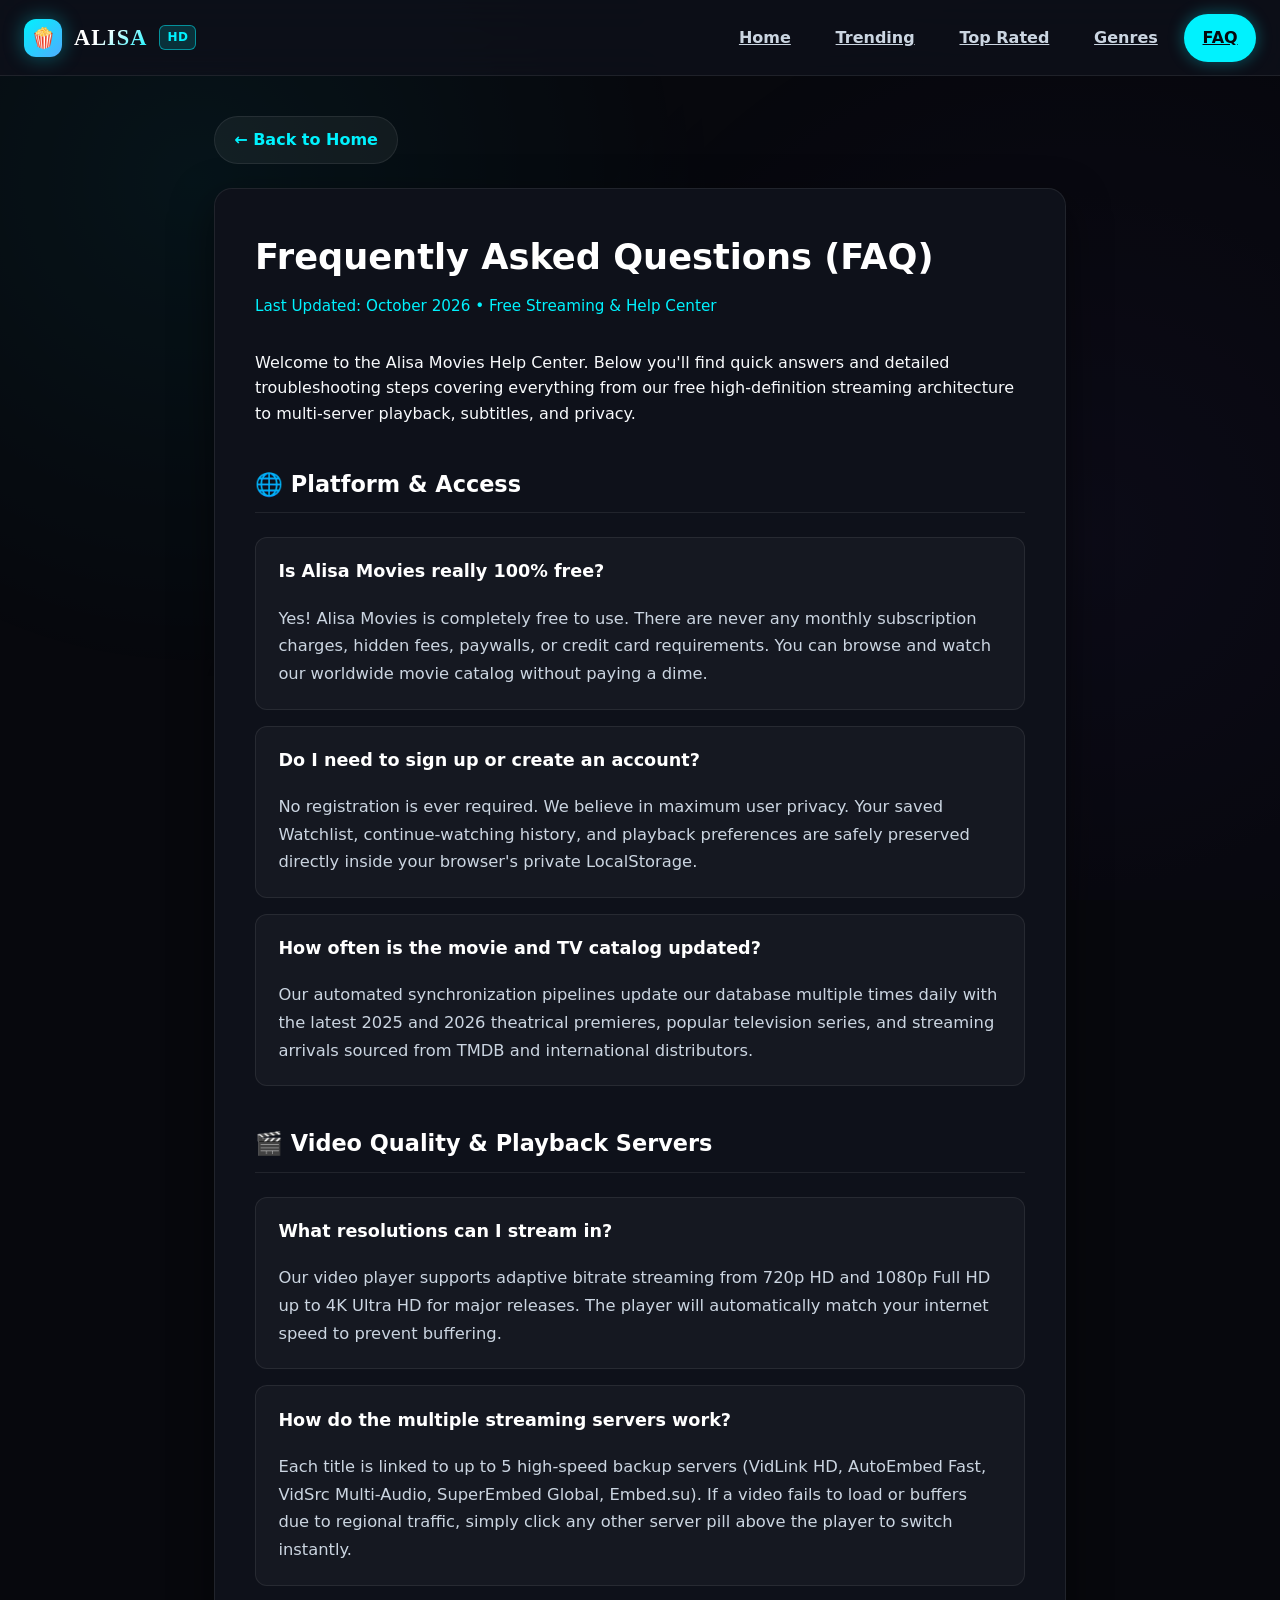
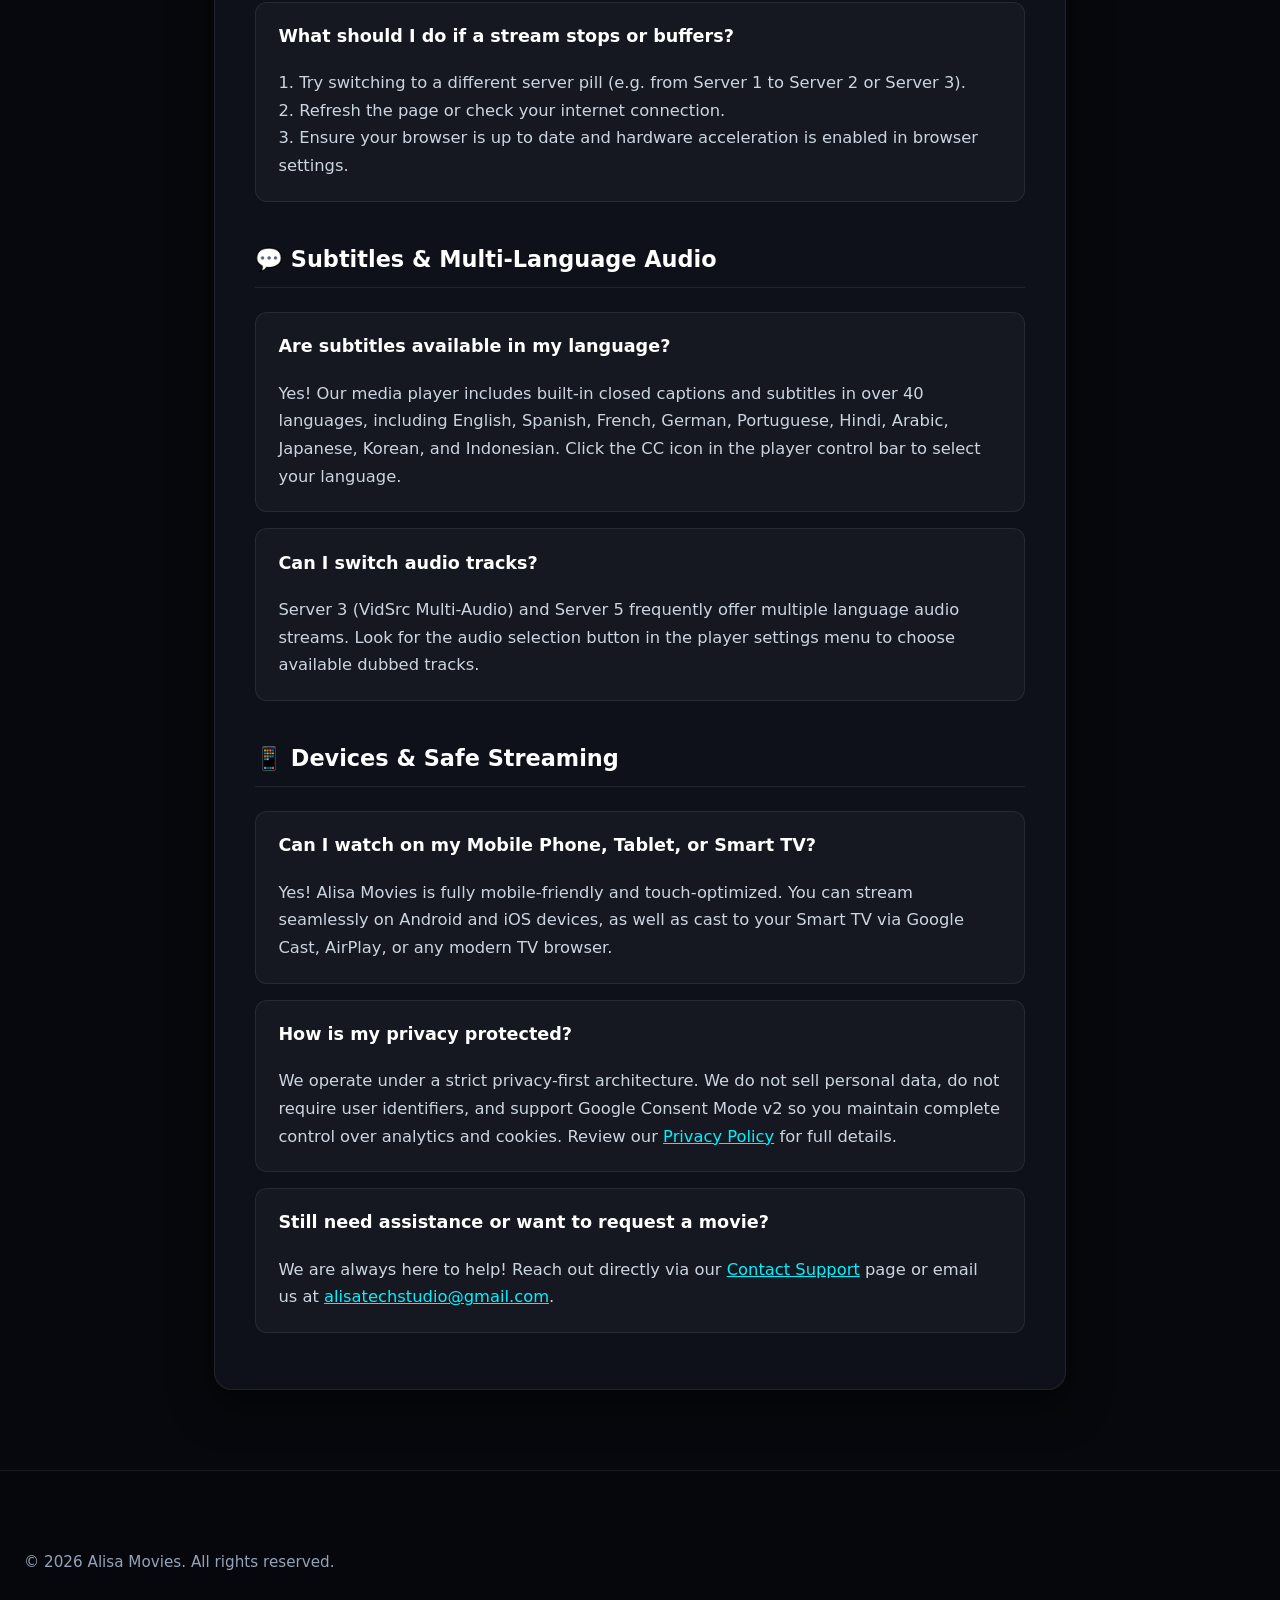
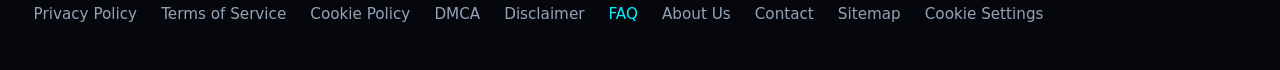
<file: faq.html>
<!DOCTYPE html>
<html lang="en" data-theme-accent="cyan">
<head>
  <meta charset="UTF-8">
  <meta name="viewport" content="width=device-width, initial-scale=1.0">
  <meta name="description" content="Frequently Asked Questions (FAQ) about Alisa Movies — Learn how our free HD streaming, multi-server playback, 4K video quality, subtitles, and privacy work.">
  <meta name="keywords" content="alisa movies faq, free movie streaming help, streaming servers guide, how to watch movies free, subtitle support">
  <meta name="robots" content="index, follow, max-image-preview:large, max-snippet:-1">
  <link rel="canonical" href="https://alisastream.site/faq.html">
  <link rel="manifest" href="manifest.json">
  <title>Frequently Asked Questions (FAQ) — Alisa Movies</title>
  
  <!-- Open Graph / Social -->
  <meta property="og:site_name" content="Alisa Movies">
  <meta property="og:type" content="website">
  <meta property="og:title" content="FAQ & Help Center — Alisa Movies">
  <meta property="og:description" content="Find answers to all questions regarding free HD streaming, multi-server switching, subtitles, and smart device compatibility on Alisa Movies.">
  <meta property="og:url" content="https://alisastream.site/faq.html">
  <meta property="og:image" content="https://image.tmdb.org/t/p/w1280/bjiS5ipwxb9JFy3XRRN4OAilSeX.jpg">
  <meta name="twitter:card" content="summary_large_image">
  <meta name="twitter:title" content="FAQ & Help Center — Alisa Movies">
  <meta name="twitter:description" content="Everything you need to know about streaming movies and TV shows free on Alisa Movies.">
  <meta name="twitter:image" content="https://image.tmdb.org/t/p/w1280/bjiS5ipwxb9JFy3XRRN4OAilSeX.jpg">

  <!-- Site Icons & Favicon -->
  <link rel="icon" type="image/svg+xml" href="favicon.svg">
  <link rel="icon" type="image/png" sizes="48x48" href="favicon-48x48.png">
  <link rel="icon" type="image/png" sizes="32x32" href="favicon-32x32.png">
  <link rel="icon" type="image/png" sizes="16x16" href="favicon-16x16.png">
  <link rel="shortcut icon" href="favicon.ico">
  <link rel="apple-touch-icon" sizes="180x180" href="apple-touch-icon.png">
  <link rel="stylesheet" href="css/style.min.css">

  <script type="application/ld+json">
  {
    "@context": "https://schema.org",
    "@graph": [
      {
        "@type": "FAQPage",
        "@id": "https://alisastream.site/faq.html#faq",
        "url": "https://alisastream.site/faq.html",
        "name": "Frequently Asked Questions — Alisa Movies",
        "description": "Answers to frequently asked questions about watching movies and series on Alisa Movies.",
        "isPartOf": {
          "@type": "WebSite",
          "@id": "https://alisastream.site/#website",
          "name": "Alisa Movies",
          "url": "https://alisastream.site/"
        },
        "mainEntity": [
          {
            "@type": "Question",
            "name": "Is Alisa Movies completely free to watch?",
            "acceptedAnswer": {
              "@type": "Answer",
              "text": "Yes, Alisa Movies is 100% free with zero subscription fees, no credit card requirements, and no mandatory registration. You can explore and stream anytime."
            }
          },
          {
            "@type": "Question",
            "name": "Do I need to create an account or provide personal information?",
            "acceptedAnswer": {
              "@type": "Answer",
              "text": "No! We do not require any user accounts or passwords. Your personal watchlist and watch history are securely stored directly in your own browser's LocalStorage."
            }
          },
          {
            "@type": "Question",
            "name": "What streaming resolutions are supported?",
            "acceptedAnswer": {
              "@type": "Answer",
              "text": "We support adaptive high-bitrate streaming from 720p HD and 1080p Full HD up to 4K Ultra HD for supported cinema releases."
            }
          },
          {
            "@type": "Question",
            "name": "How do the multiple streaming servers work?",
            "acceptedAnswer": {
              "@type": "Answer",
              "text": "Every title features up to 5 redundant high-speed mirrors (VidLink HD, AutoEmbed Fast, VidSrc Multi-Audio, SuperEmbed Global, Embed.su). If one server buffers or is slow in your region, switch servers with one click."
            }
          },
          {
            "@type": "Question",
            "name": "Are subtitles and multi-language audio available?",
            "acceptedAnswer": {
              "@type": "Answer",
              "text": "Yes, our video players provide closed captions and subtitles in over 40 languages, along with dual-audio options on supported servers."
            }
          },
          {
            "@type": "Question",
            "name": "Can I watch Alisa Movies on my Smart TV or Mobile phone?",
            "acceptedAnswer": {
              "@type": "Answer",
              "text": "Yes, Alisa Movies is fully responsive and optimized for mobile screens, tablets, desktop browsers, and Smart TVs via Chromecast or modern web browsers."
            }
          }
        ]
      },
      {
        "@type": "BreadcrumbList",
        "itemListElement": [
          {
            "@type": "ListItem",
            "position": 1,
            "name": "Home",
            "item": "https://alisastream.site/"
          },
          {
            "@type": "ListItem",
            "position": 2,
            "name": "FAQ",
            "item": "https://alisastream.site/faq.html"
          }
        ]
      }
    ]
  }
  </script>
  <style>
    .legal-container {
      max-width: 900px;
      margin: 2.5rem auto 5rem auto;
      padding: 0 1.5rem;
      position: relative;
      z-index: 2;
    }
    .legal-card {
      background: var(--bg-surface);
      border: 1px solid var(--border-subtle);
      border-radius: var(--radius-lg);
      padding: 2.5rem;
      box-shadow: 0 15px 40px rgba(0,0,0,0.5);
    }
    .legal-title {
      font-size: 2.2rem;
      font-weight: 800;
      color: #fff;
      margin-bottom: 0.5rem;
    }
    .legal-updated {
      font-size: 0.95rem;
      color: var(--accent-primary);
      margin-bottom: 2rem;
    }
    .faq-category {
      margin-top: 2.5rem;
      margin-bottom: 1.5rem;
    }
    .faq-category-title {
      font-size: 1.4rem;
      font-weight: 700;
      color: #fff;
      display: flex;
      align-items: center;
      gap: 0.6rem;
      padding-bottom: 0.6rem;
      border-bottom: 1px solid var(--border-subtle);
    }
    .faq-item {
      background: rgba(255, 255, 255, 0.03);
      border: 1px solid var(--border-subtle);
      border-radius: var(--radius-md);
      margin-bottom: 1rem;
      overflow: hidden;
      transition: border-color 0.2s ease;
    }
    .faq-item:hover {
      border-color: rgba(0, 242, 254, 0.3);
    }
    .faq-q {
      font-size: 1.1rem;
      font-weight: 600;
      color: #fff;
      padding: 1.2rem 1.4rem;
      margin: 0;
      cursor: pointer;
      display: flex;
      justify-content: space-between;
      align-items: center;
      min-height: 48px;
    }
    .faq-a {
      padding: 0 1.4rem 1.3rem 1.4rem;
      color: #cbd5e1;
      font-size: 1.02rem;
      line-height: 1.7;
      margin: 0;
    }
    .back-btn {
      display: inline-flex;
      align-items: center;
      gap: 0.5rem;
      color: var(--accent-primary);
      text-decoration: none;
      font-weight: 600;
      font-size: 1rem;
      min-height: 48px;
      min-width: 48px;
      padding: 0.6rem 1.2rem;
      background: rgba(255, 255, 255, 0.05);
      border: 1px solid var(--border-subtle);
      border-radius: var(--radius-full);
      margin-bottom: 1.5rem;
      transition: all 0.2s ease;
    }
    .back-btn:hover {
      background: rgba(0, 242, 254, 0.12);
      border-color: var(--accent-primary);
      transform: translateX(-4px);
    }
    @media (max-width: 600px) {
      .legal-card { padding: 1.5rem 1rem; }
      .legal-title { font-size: 1.75rem; }
    }
  </style>
</head>

<body>
  <!-- Ambient Background Mesh -->
  <div class="ambient-mesh" aria-hidden="true"></div>

  <header class="site-header">
    <div class="header-inner">
      <a href="index.html" class="brand-link" aria-label="Alisa Movies Home">
        <div class="brand-icon">🍿</div>
        <span class="brand-text">ALISA</span>
        <span class="brand-badge">HD</span>
      </a>
      <nav class="main-nav" aria-label="Quick Nav">
        <a href="index.html" class="nav-item"><span>Home</span></a>
        <a href="trending.html" class="nav-item"><span>Trending</span></a>
        <a href="top-rated.html" class="nav-item"><span>Top Rated</span></a>
        <a href="genres.html" class="nav-item"><span>Genres</span></a>
        <a href="faq.html" class="nav-item active"><span>FAQ</span></a>
      </nav>
    </div>
  </header>

  <main class="legal-container">
    <a href="index.html" class="back-btn">← Back to Home</a>
    
    <article class="legal-card">
      <h1 class="legal-title">Frequently Asked Questions (FAQ)</h1>
      <p class="legal-updated">Last Updated: October 2026 • Free Streaming & Help Center</p>

      <div class="legal-content">
        <p>
          Welcome to the Alisa Movies Help Center. Below you'll find quick answers and detailed troubleshooting steps covering everything from our free high-definition streaming architecture to multi-server playback, subtitles, and privacy.
        </p>

        <!-- Category: General & Platform -->
        <div class="faq-category">
          <h2 class="faq-category-title">🌐 Platform & Access</h2>
        </div>

        <div class="faq-item">
          <h3 class="faq-q">Is Alisa Movies really 100% free?</h3>
          <p class="faq-a">
            Yes! Alisa Movies is completely free to use. There are never any monthly subscription charges, hidden fees, paywalls, or credit card requirements. You can browse and watch our worldwide movie catalog without paying a dime.
          </p>
        </div>

        <div class="faq-item">
          <h3 class="faq-q">Do I need to sign up or create an account?</h3>
          <p class="faq-a">
            No registration is ever required. We believe in maximum user privacy. Your saved Watchlist, continue-watching history, and playback preferences are safely preserved directly inside your browser's private LocalStorage.
          </p>
        </div>

        <div class="faq-item">
          <h3 class="faq-q">How often is the movie and TV catalog updated?</h3>
          <p class="faq-a">
            Our automated synchronization pipelines update our database multiple times daily with the latest 2025 and 2026 theatrical premieres, popular television series, and streaming arrivals sourced from TMDB and international distributors.
          </p>
        </div>

        <!-- Category: Video Quality & Servers -->
        <div class="faq-category">
          <h2 class="faq-category-title">🎬 Video Quality & Playback Servers</h2>
        </div>

        <div class="faq-item">
          <h3 class="faq-q">What resolutions can I stream in?</h3>
          <p class="faq-a">
            Our video player supports adaptive bitrate streaming from 720p HD and 1080p Full HD up to 4K Ultra HD for major releases. The player will automatically match your internet speed to prevent buffering.
          </p>
        </div>

        <div class="faq-item">
          <h3 class="faq-q">How do the multiple streaming servers work?</h3>
          <p class="faq-a">
            Each title is linked to up to 5 high-speed backup servers (VidLink HD, AutoEmbed Fast, VidSrc Multi-Audio, SuperEmbed Global, Embed.su). If a video fails to load or buffers due to regional traffic, simply click any other server pill above the player to switch instantly.
          </p>
        </div>

        <div class="faq-item">
          <h3 class="faq-q">What should I do if a stream stops or buffers?</h3>
          <p class="faq-a">
            1. Try switching to a different server pill (e.g. from Server 1 to Server 2 or Server 3).<br>
            2. Refresh the page or check your internet connection.<br>
            3. Ensure your browser is up to date and hardware acceleration is enabled in browser settings.
          </p>
        </div>

        <!-- Category: Subtitles & Audio -->
        <div class="faq-category">
          <h2 class="faq-category-title">💬 Subtitles & Multi-Language Audio</h2>
        </div>

        <div class="faq-item">
          <h3 class="faq-q">Are subtitles available in my language?</h3>
          <p class="faq-a">
            Yes! Our media player includes built-in closed captions and subtitles in over 40 languages, including English, Spanish, French, German, Portuguese, Hindi, Arabic, Japanese, Korean, and Indonesian. Click the CC icon in the player control bar to select your language.
          </p>
        </div>

        <div class="faq-item">
          <h3 class="faq-q">Can I switch audio tracks?</h3>
          <p class="faq-a">
            Server 3 (VidSrc Multi-Audio) and Server 5 frequently offer multiple language audio streams. Look for the audio selection button in the player settings menu to choose available dubbed tracks.
          </p>
        </div>

        <!-- Category: Devices & Privacy -->
        <div class="faq-category">
          <h2 class="faq-category-title">📱 Devices & Safe Streaming</h2>
        </div>

        <div class="faq-item">
          <h3 class="faq-q">Can I watch on my Mobile Phone, Tablet, or Smart TV?</h3>
          <p class="faq-a">
            Yes! Alisa Movies is fully mobile-friendly and touch-optimized. You can stream seamlessly on Android and iOS devices, as well as cast to your Smart TV via Google Cast, AirPlay, or any modern TV browser.
          </p>
        </div>

        <div class="faq-item">
          <h3 class="faq-q">How is my privacy protected?</h3>
          <p class="faq-a">
            We operate under a strict privacy-first architecture. We do not sell personal data, do not require user identifiers, and support Google Consent Mode v2 so you maintain complete control over analytics and cookies. Review our <a href="privacy.html" style="color: var(--accent-primary);">Privacy Policy</a> for full details.
          </p>
        </div>

        <div class="faq-item">
          <h3 class="faq-q">Still need assistance or want to request a movie?</h3>
          <p class="faq-a">
            We are always here to help! Reach out directly via our <a href="contact.html" style="color: var(--accent-primary);">Contact Support</a> page or email us at <a href="mailto:alisatechstudio@gmail.com" style="color: var(--accent-primary);">alisatechstudio@gmail.com</a>.
          </p>
        </div>
      </div>
    </article>
  </main>

  <footer class="site-footer">
    <div class="footer-bottom" style="border: none;">
      <p>© 2026 Alisa Movies. All rights reserved.</p>
      <div class="footer-bottom-links">
        <a href="privacy.html">Privacy Policy</a>
        <a href="terms.html">Terms of Service</a>
        <a href="cookies.html">Cookie Policy</a>
        <a href="dmca.html">DMCA</a>
        <a href="disclaimer.html">Disclaimer</a>
        <a href="faq.html" style="color: var(--accent-primary);">FAQ</a>
        <a href="about.html">About Us</a>
        <a href="contact.html">Contact</a>
        <a href="sitemap.html">Sitemap</a>
        <a href="#cookie-settings" data-open-cookie-settings>Cookie Settings</a>
      </div>
    </div>
  </footer>
</body>
</html>
</file>
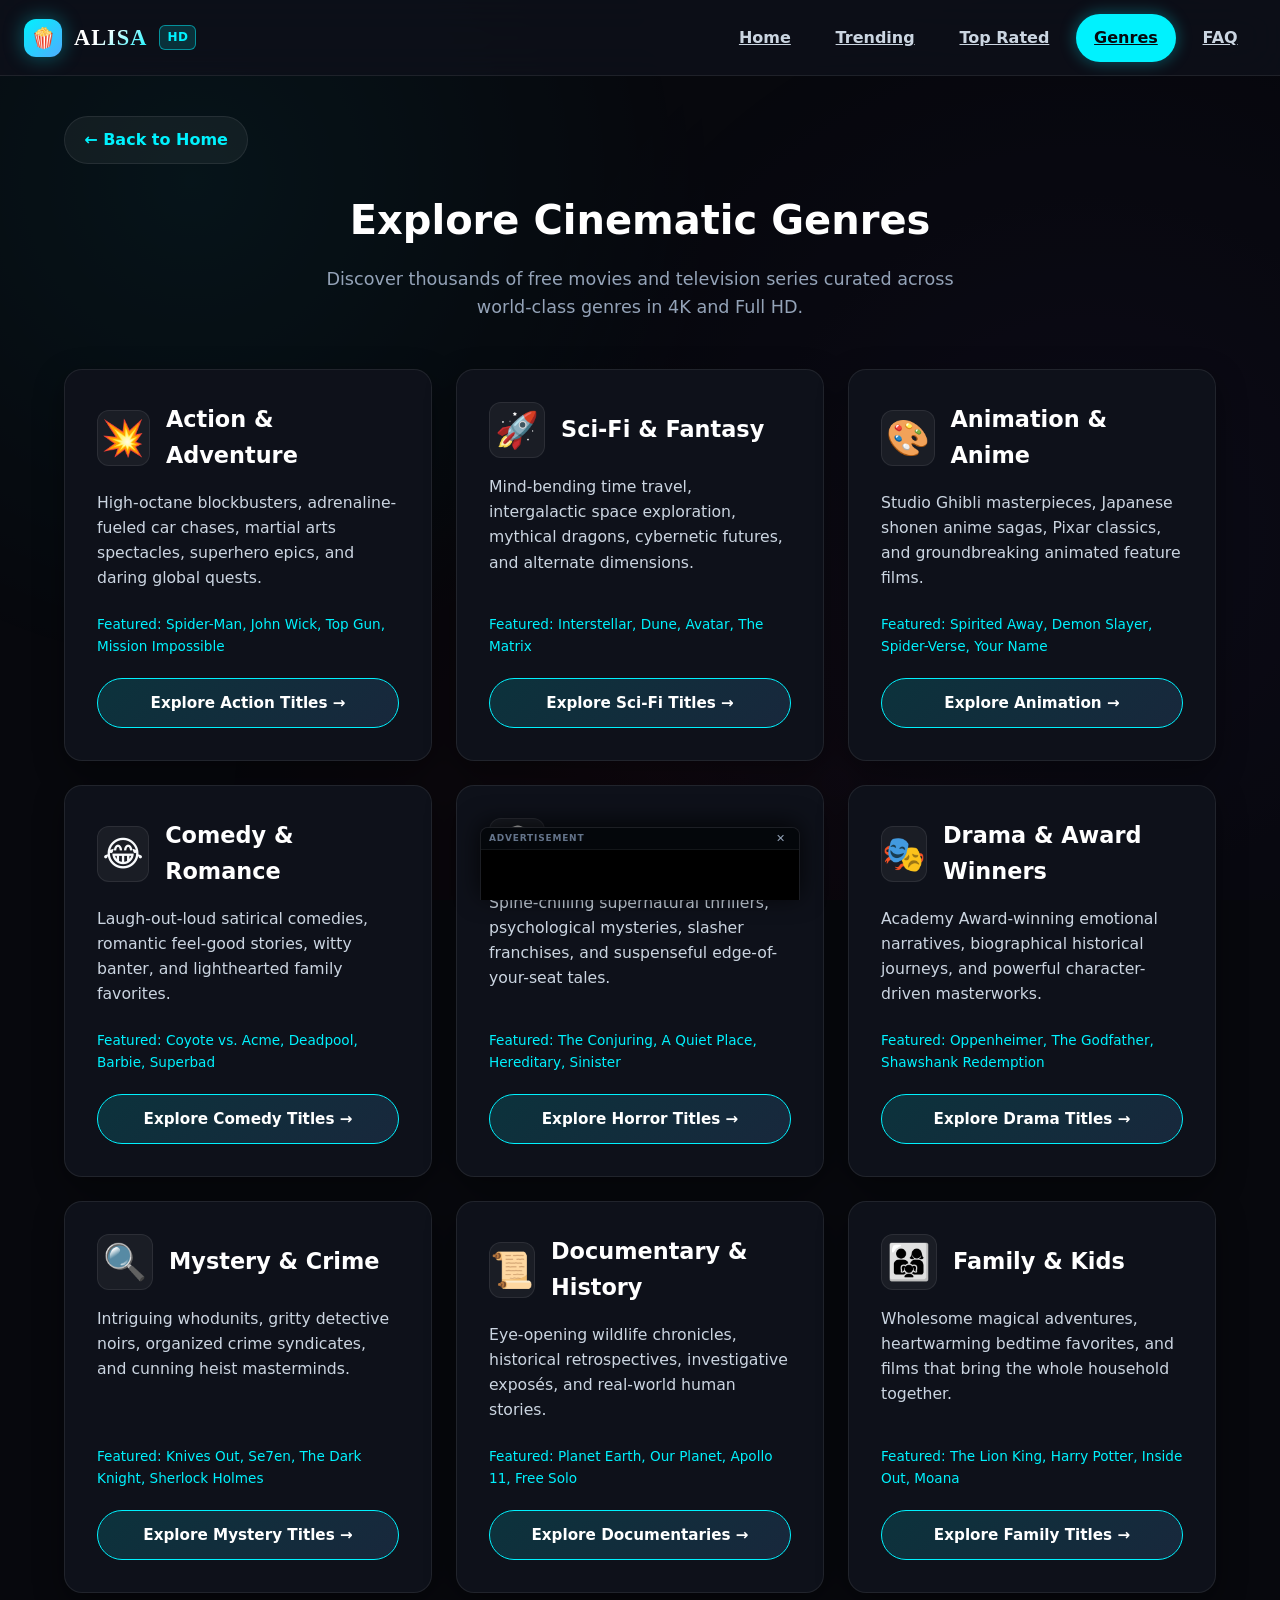
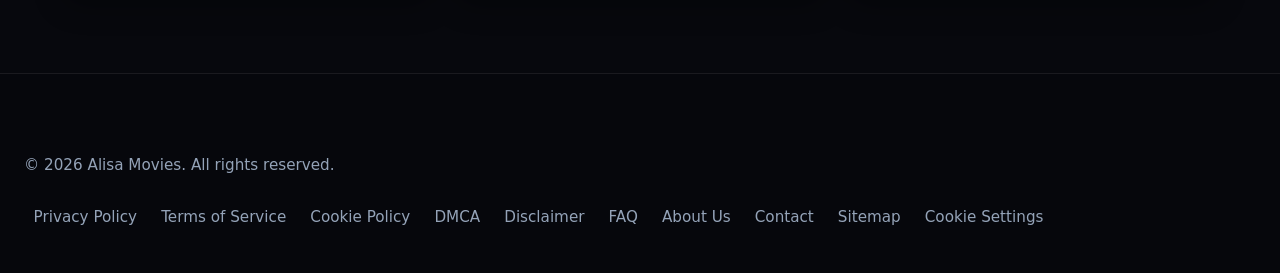
<file: genres.html>
<!DOCTYPE html>
<html lang="en" data-theme-accent="cyan">
<head>
  <meta charset="UTF-8">
  <meta name="viewport" content="width=device-width, initial-scale=1.0">
  <meta name="description" content="Explore films and TV series by genre on Alisa Movies — Action, Sci-Fi, Drama, Comedy, Horror, Anime, Romance, Mystery, and Documentaries in Full HD.">
  <meta name="keywords" content="movie genres, watch action movies, free sci-fi movies, anime streaming, horror films, comedy movies online">
  <meta name="robots" content="index, follow, max-image-preview:large, max-snippet:-1">
  <link rel="canonical" href="https://alisastream.site/genres.html">
  <link rel="manifest" href="manifest.json">
  <title>Browse Movies & Series by Genre — Alisa Movies</title>
  
  <!-- Open Graph / Social -->
  <meta property="og:site_name" content="Alisa Movies">
  <meta property="og:type" content="website">
  <meta property="og:title" content="Browse Movies & Series by Genre — Alisa Movies">
  <meta property="og:description" content="Explore high-definition movies across all popular genres: Action, Sci-Fi, Anime, Comedy, Horror, Drama, and more.">
  <meta property="og:url" content="https://alisastream.site/genres.html">
  <meta property="og:image" content="https://image.tmdb.org/t/p/w1280/gEU2QniE6E77NI6lCU6MxlNBvIx.jpg">
  <meta name="twitter:card" content="summary_large_image">
  <meta name="twitter:title" content="Browse Movies & Series by Genre — Alisa Movies">
  <meta name="twitter:description" content="Explore thousands of free titles organized by cinematic genres.">
  <meta name="twitter:image" content="https://image.tmdb.org/t/p/w1280/gEU2QniE6E77NI6lCU6MxlNBvIx.jpg">

  <!-- Site Icons & Favicon -->
  <link rel="icon" type="image/svg+xml" href="favicon.svg">
  <link rel="icon" type="image/png" sizes="48x48" href="favicon-48x48.png">
  <link rel="icon" type="image/png" sizes="32x32" href="favicon-32x32.png">
  <link rel="icon" type="image/png" sizes="16x16" href="favicon-16x16.png">
  <link rel="shortcut icon" href="favicon.ico">
  <link rel="apple-touch-icon" sizes="180x180" href="apple-touch-icon.png">
  <link rel="stylesheet" href="css/style.min.css">

  <script type="application/ld+json">
  {
    "@context": "https://schema.org",
    "@graph": [
      {
        "@type": "CollectionPage",
        "@id": "https://alisastream.site/genres.html#webpage",
        "url": "https://alisastream.site/genres.html",
        "name": "Movie & TV Genres Directory — Alisa Movies",
        "description": "Comprehensive genre directory for discovering free movies and television series.",
        "isPartOf": {
          "@type": "WebSite",
          "@id": "https://alisastream.site/#website",
          "name": "Alisa Movies",
          "url": "https://alisastream.site/"
        }
      },
      {
        "@type": "BreadcrumbList",
        "itemListElement": [
          {
            "@type": "ListItem",
            "position": 1,
            "name": "Home",
            "item": "https://alisastream.site/"
          },
          {
            "@type": "ListItem",
            "position": 2,
            "name": "Genres",
            "item": "https://alisastream.site/genres.html"
          }
        ]
      }
    ]
  }
  </script>
  <style>
    .genres-container {
      max-width: 1200px;
      margin: 2.5rem auto 5rem auto;
      padding: 0 1.5rem;
      position: relative;
      z-index: 2;
    }
    .genres-hero {
      text-align: center;
      margin-bottom: 3rem;
    }
    .genres-hero h1 {
      font-size: 2.5rem;
      font-weight: 800;
      color: #fff;
      margin-bottom: 0.8rem;
    }
    .genres-hero p {
      color: #94a3b8;
      font-size: 1.1rem;
      max-width: 650px;
      margin: 0 auto;
      line-height: 1.6;
    }
    .genre-grid {
      display: grid;
      grid-template-columns: repeat(auto-fill, minmax(320px, 1fr));
      gap: 1.5rem;
    }
    .genre-card {
      background: var(--bg-surface);
      border: 1px solid var(--border-subtle);
      border-radius: var(--radius-lg);
      padding: 2rem;
      display: flex;
      flex-direction: column;
      justify-content: space-between;
      transition: all 0.25s ease;
      box-shadow: 0 10px 30px rgba(0,0,0,0.4);
    }
    .genre-card:hover {
      border-color: var(--accent-primary);
      transform: translateY(-4px);
      box-shadow: 0 15px 35px rgba(0, 242, 254, 0.15);
    }
    .genre-card-header {
      display: flex;
      align-items: center;
      gap: 1rem;
      margin-bottom: 1rem;
    }
    .genre-icon {
      font-size: 2.2rem;
      width: 56px;
      height: 56px;
      background: rgba(255, 255, 255, 0.05);
      border: 1px solid var(--border-subtle);
      border-radius: 12px;
      display: flex;
      align-items: center;
      justify-content: center;
    }
    .genre-title {
      font-size: 1.4rem;
      font-weight: 700;
      color: #fff;
      margin: 0;
    }
    .genre-desc {
      color: #cbd5e1;
      font-size: 0.98rem;
      line-height: 1.6;
      margin-bottom: 1.5rem;
      flex-grow: 1;
    }
    .genre-highlights {
      font-size: 0.85rem;
      color: var(--accent-primary);
      margin-bottom: 1.25rem;
      font-weight: 500;
    }
    .genre-btn {
      display: inline-flex;
      align-items: center;
      justify-content: center;
      gap: 0.5rem;
      background: linear-gradient(135deg, rgba(0, 242, 254, 0.15), rgba(79, 172, 254, 0.15));
      border: 1px solid var(--accent-primary);
      color: #fff;
      padding: 0.75rem 1.25rem;
      border-radius: var(--radius-full);
      font-weight: 600;
      font-size: 0.95rem;
      text-decoration: none;
      min-height: 48px;
      transition: all 0.2s ease;
    }
    .genre-btn:hover {
      background: linear-gradient(135deg, var(--accent-primary), var(--accent-secondary));
      color: #000;
    }
    .back-btn {
      display: inline-flex;
      align-items: center;
      gap: 0.5rem;
      color: var(--accent-primary);
      text-decoration: none;
      font-weight: 600;
      font-size: 1rem;
      min-height: 48px;
      min-width: 48px;
      padding: 0.6rem 1.2rem;
      background: rgba(255, 255, 255, 0.05);
      border: 1px solid var(--border-subtle);
      border-radius: var(--radius-full);
      margin-bottom: 1.5rem;
      transition: all 0.2s ease;
    }
    .back-btn:hover {
      background: rgba(0, 242, 254, 0.12);
      border-color: var(--accent-primary);
      transform: translateX(-4px);
    }
    @media (max-width: 768px) {
      .genres-hero h1 { font-size: 2rem; }
      .genre-grid { grid-template-columns: 1fr; }
    }
  </style>
</head>

<body>
  <div class="ambient-mesh" aria-hidden="true"></div>

  <header class="site-header">
    <div class="header-inner">
      <a href="index.html" class="brand-link" aria-label="Alisa Movies Home">
        <div class="brand-icon">🍿</div>
        <span class="brand-text">ALISA</span>
        <span class="brand-badge">HD</span>
      </a>
      <nav class="main-nav" aria-label="Quick Nav">
        <a href="index.html" class="nav-item"><span>Home</span></a>
        <a href="trending.html" class="nav-item"><span>Trending</span></a>
        <a href="top-rated.html" class="nav-item"><span>Top Rated</span></a>
        <a href="genres.html" class="nav-item active"><span>Genres</span></a>
        <a href="faq.html" class="nav-item"><span>FAQ</span></a>
      </nav>
    </div>
  </header>

  <main class="genres-container">
    <a href="index.html" class="back-btn">← Back to Home</a>
    
    <div class="genres-hero">
      <h1>Explore Cinematic Genres</h1>
      <p>Discover thousands of free movies and television series curated across world-class genres in 4K and Full HD.</p>
    </div>

    <div class="genre-grid">
      <!-- Action -->
      <article class="genre-card" id="action">
        <div class="genre-card-header">
          <div class="genre-icon">💥</div>
          <h2 class="genre-title">Action & Adventure</h2>
        </div>
        <p class="genre-desc">High-octane blockbusters, adrenaline-fueled car chases, martial arts spectacles, superhero epics, and daring global quests.</p>
        <div class="genre-highlights">Featured: Spider-Man, John Wick, Top Gun, Mission Impossible</div>
        <a href="index.html?genre=28" class="genre-btn">Explore Action Titles →</a>
      </article>

      <!-- Sci-Fi -->
      <article class="genre-card" id="scifi">
        <div class="genre-card-header">
          <div class="genre-icon">🚀</div>
          <h2 class="genre-title">Sci-Fi & Fantasy</h2>
        </div>
        <p class="genre-desc">Mind-bending time travel, intergalactic space exploration, mythical dragons, cybernetic futures, and alternate dimensions.</p>
        <div class="genre-highlights">Featured: Interstellar, Dune, Avatar, The Matrix</div>
        <a href="index.html?genre=878" class="genre-btn">Explore Sci-Fi Titles →</a>
      </article>

      <!-- Anime & Animation -->
      <article class="genre-card" id="anime">
        <div class="genre-card-header">
          <div class="genre-icon">🎨</div>
          <h2 class="genre-title">Animation & Anime</h2>
        </div>
        <p class="genre-desc">Studio Ghibli masterpieces, Japanese shonen anime sagas, Pixar classics, and groundbreaking animated feature films.</p>
        <div class="genre-highlights">Featured: Spirited Away, Demon Slayer, Spider-Verse, Your Name</div>
        <a href="index.html?genre=16" class="genre-btn">Explore Animation →</a>
      </article>

      <!-- Comedy -->
      <article class="genre-card" id="comedy">
        <div class="genre-card-header">
          <div class="genre-icon">😂</div>
          <h2 class="genre-title">Comedy & Romance</h2>
        </div>
        <p class="genre-desc">Laugh-out-loud satirical comedies, romantic feel-good stories, witty banter, and lighthearted family favorites.</p>
        <div class="genre-highlights">Featured: Coyote vs. Acme, Deadpool, Barbie, Superbad</div>
        <a href="index.html?genre=35" class="genre-btn">Explore Comedy Titles →</a>
      </article>

      <!-- Horror & Thriller -->
      <article class="genre-card" id="horror">
        <div class="genre-card-header">
          <div class="genre-icon">👻</div>
          <h2 class="genre-title">Horror & Thriller</h2>
        </div>
        <p class="genre-desc">Spine-chilling supernatural thrillers, psychological mysteries, slasher franchises, and suspenseful edge-of-your-seat tales.</p>
        <div class="genre-highlights">Featured: The Conjuring, A Quiet Place, Hereditary, Sinister</div>
        <a href="index.html?genre=27" class="genre-btn">Explore Horror Titles →</a>
      </article>

      <!-- Drama -->
      <article class="genre-card" id="drama">
        <div class="genre-card-header">
          <div class="genre-icon">🎭</div>
          <h2 class="genre-title">Drama & Award Winners</h2>
        </div>
        <p class="genre-desc">Academy Award-winning emotional narratives, biographical historical journeys, and powerful character-driven masterworks.</p>
        <div class="genre-highlights">Featured: Oppenheimer, The Godfather, Shawshank Redemption</div>
        <a href="index.html?genre=18" class="genre-btn">Explore Drama Titles →</a>
      </article>

      <!-- Mystery & Crime -->
      <article class="genre-card" id="mystery">
        <div class="genre-card-header">
          <div class="genre-icon">🔍</div>
          <h2 class="genre-title">Mystery & Crime</h2>
        </div>
        <p class="genre-desc">Intriguing whodunits, gritty detective noirs, organized crime syndicates, and cunning heist masterminds.</p>
        <div class="genre-highlights">Featured: Knives Out, Se7en, The Dark Knight, Sherlock Holmes</div>
        <a href="index.html?genre=9648" class="genre-btn">Explore Mystery Titles →</a>
      </article>

      <!-- Documentary -->
      <article class="genre-card" id="documentary">
        <div class="genre-card-header">
          <div class="genre-icon">📜</div>
          <h2 class="genre-title">Documentary & History</h2>
        </div>
        <p class="genre-desc">Eye-opening wildlife chronicles, historical retrospectives, investigative exposés, and real-world human stories.</p>
        <div class="genre-highlights">Featured: Planet Earth, Our Planet, Apollo 11, Free Solo</div>
        <a href="index.html?genre=99" class="genre-btn">Explore Documentaries →</a>
      </article>

      <!-- Family & Kids -->
      <article class="genre-card" id="family">
        <div class="genre-card-header">
          <div class="genre-icon">👨‍👩‍👧</div>
          <h2 class="genre-title">Family & Kids</h2>
        </div>
        <p class="genre-desc">Wholesome magical adventures, heartwarming bedtime favorites, and films that bring the whole household together.</p>
        <div class="genre-highlights">Featured: The Lion King, Harry Potter, Inside Out, Moana</div>
        <a href="index.html?genre=10751" class="genre-btn">Explore Family Titles →</a>
      </article>
    </div>
  </main>

  <footer class="site-footer">
    <div class="footer-bottom" style="border: none;">
      <p>© 2026 Alisa Movies. All rights reserved.</p>
      <div class="footer-bottom-links">
        <a href="privacy.html">Privacy Policy</a>
        <a href="terms.html">Terms of Service</a>
        <a href="cookies.html">Cookie Policy</a>
        <a href="dmca.html">DMCA</a>
        <a href="disclaimer.html">Disclaimer</a>
        <a href="faq.html">FAQ</a>
        <a href="about.html">About Us</a>
        <a href="contact.html">Contact</a>
        <a href="sitemap.html">Sitemap</a>
        <a href="#cookie-settings" data-open-cookie-settings>Cookie Settings</a>
      </div>
    </div>
  </footer>
  <!-- Floating Sticky Bottom Banner Ad (320x50) -->
  <aside id="stickyBottomAd" class="sticky-bottom-ad" aria-label="Sponsored Advertisement">
    <div class="sticky-bottom-ad-inner">
      <div class="sticky-ad-header">
        <span class="sticky-ad-label">Advertisement</span>
        <button type="button" class="sticky-ad-close" onclick="document.getElementById('stickyBottomAd').classList.add('is-hidden')" aria-label="Close Advertisement" title="Close Advertisement">✕</button>
      </div>
      <div class="sticky-ad-content">
        <script>
          atOptions = {
            'key' : '38160031a193747c9d2dcd4d9b36bbf6',
            'format' : 'iframe',
            'height' : 50,
            'width' : 320,
            'params' : {}
          };
        </script>
        <script src="https://bancadeltempoidea.org/22/38160031a193747c9d2dcd4d9b36bbf6"></script>
      </div>
    </div>
  </aside>
</body>
</html>
</file>
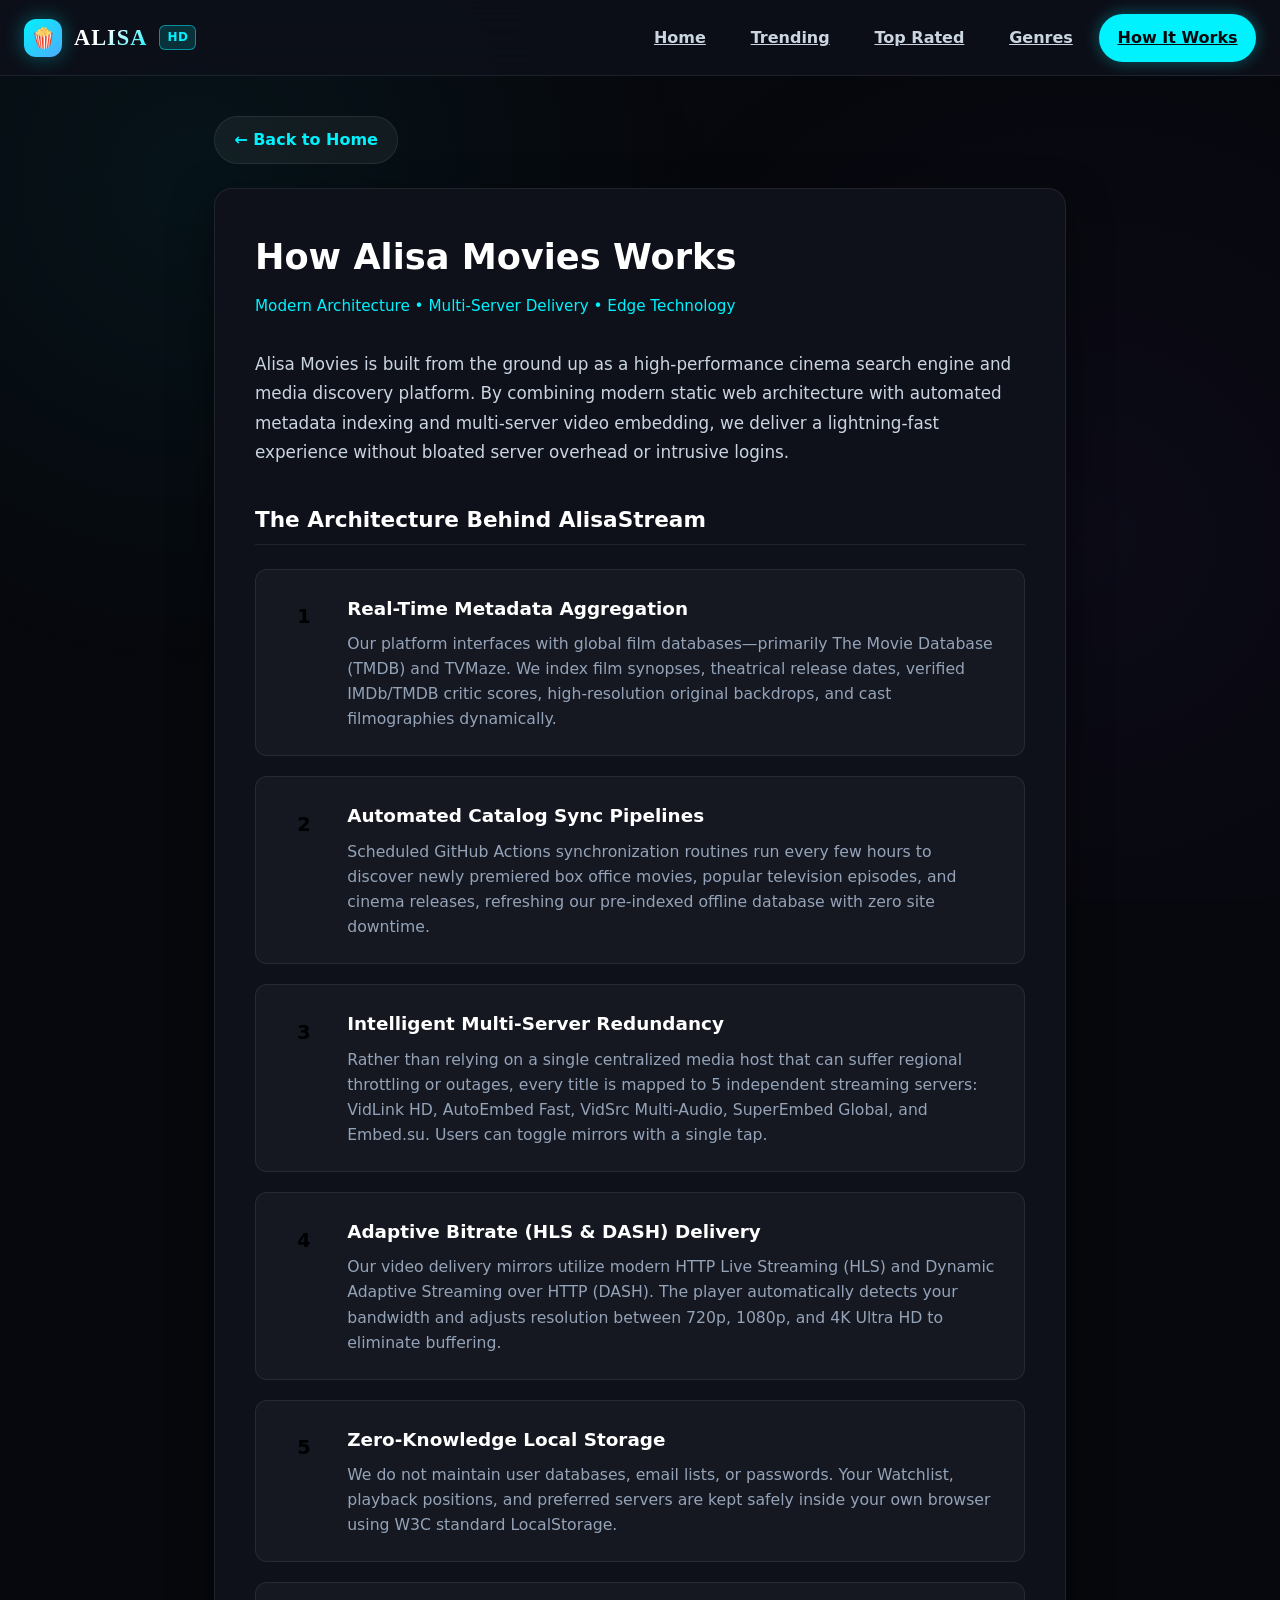
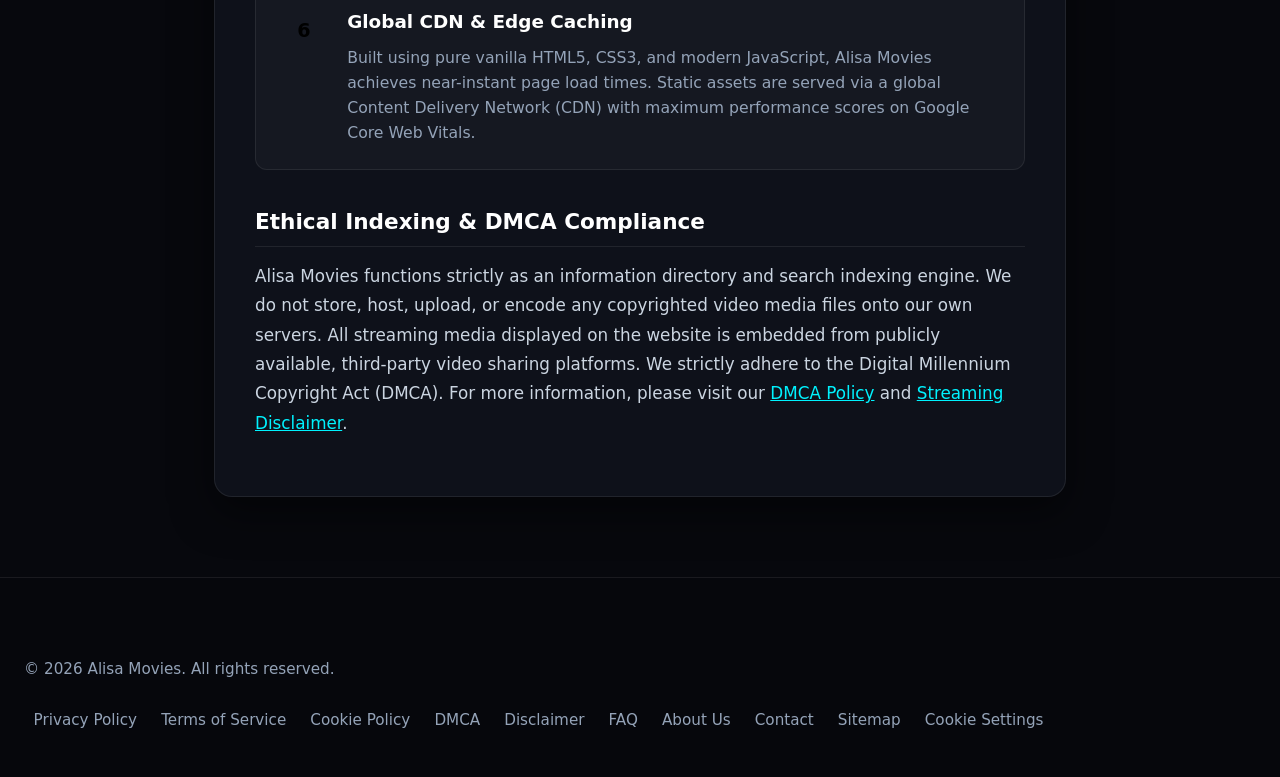
<file: how-it-works.html>
<!DOCTYPE html>
<html lang="en" data-theme-accent="cyan">
<head>
  <meta charset="UTF-8">
  <meta name="viewport" content="width=device-width, initial-scale=1.0">
  <meta name="description" content="Discover how Alisa Movies works — learn about our multi-server streaming architecture, TMDB metadata indexing, 4K video delivery, and privacy-first design.">
  <meta name="keywords" content="how alisa movies works, streaming technology, tmdb movie api, multi-server video player, free movie search engine">
  <meta name="robots" content="index, follow, max-image-preview:large, max-snippet:-1">
  <link rel="canonical" href="https://alisastream.site/how-it-works.html">
  <link rel="manifest" href="manifest.json">
  <title>How It Works & Streaming Technology — Alisa Movies</title>
  
  <!-- Open Graph / Social -->
  <meta property="og:site_name" content="Alisa Movies">
  <meta property="og:type" content="website">
  <meta property="og:title" content="How Alisa Movies Works — Streaming Technology & Architecture">
  <meta property="og:description" content="An in-depth look at our free cinema discovery engine, multi-server redundancy, adaptive video streaming, and privacy protocols.">
  <meta property="og:url" content="https://alisastream.site/how-it-works.html">
  <meta property="og:image" content="https://image.tmdb.org/t/p/w1280/157336.jpg">
  <meta name="twitter:card" content="summary_large_image">
  <meta name="twitter:title" content="How Alisa Movies Works — Streaming Technology">
  <meta name="twitter:description" content="Understand the modern technology behind our free cinema streaming and metadata platform.">
  <meta name="twitter:image" content="https://image.tmdb.org/t/p/w1280/157336.jpg">

  <!-- Site Icons & Favicon -->
  <link rel="icon" type="image/svg+xml" href="favicon.svg">
  <link rel="icon" type="image/png" sizes="48x48" href="favicon-48x48.png">
  <link rel="icon" type="image/png" sizes="32x32" href="favicon-32x32.png">
  <link rel="icon" type="image/png" sizes="16x16" href="favicon-16x16.png">
  <link rel="shortcut icon" href="favicon.ico">
  <link rel="apple-touch-icon" sizes="180x180" href="apple-touch-icon.png">
  <link rel="stylesheet" href="css/style.min.css">

  <script type="application/ld+json">
  {
    "@context": "https://schema.org",
    "@graph": [
      {
        "@type": "WebPage",
        "@id": "https://alisastream.site/how-it-works.html#webpage",
        "url": "https://alisastream.site/how-it-works.html",
        "name": "How Alisa Movies Works — Technology & Architecture",
        "description": "Technical and operational guide explaining how Alisa Movies indexes, searches, and streams movies in high definition.",
        "isPartOf": {
          "@type": "WebSite",
          "@id": "https://alisastream.site/#website",
          "name": "Alisa Movies",
          "url": "https://alisastream.site/"
        }
      },
      {
        "@type": "BreadcrumbList",
        "itemListElement": [
          {
            "@type": "ListItem",
            "position": 1,
            "name": "Home",
            "item": "https://alisastream.site/"
          },
          {
            "@type": "ListItem",
            "position": 2,
            "name": "How It Works",
            "item": "https://alisastream.site/how-it-works.html"
          }
        ]
      }
    ]
  }
  </script>
  <style>
    .legal-container {
      max-width: 900px;
      margin: 2.5rem auto 5rem auto;
      padding: 0 1.5rem;
      position: relative;
      z-index: 2;
    }
    .legal-card {
      background: var(--bg-surface);
      border: 1px solid var(--border-subtle);
      border-radius: var(--radius-lg);
      padding: 2.5rem;
      box-shadow: 0 15px 40px rgba(0,0,0,0.5);
    }
    .legal-title {
      font-size: 2.2rem;
      font-weight: 800;
      color: #fff;
      margin-bottom: 0.5rem;
    }
    .legal-updated {
      font-size: 0.95rem;
      color: var(--accent-primary);
      margin-bottom: 2rem;
    }
    .legal-content h2 {
      font-size: 1.35rem;
      color: #fff;
      margin: 2.2rem 0 0.9rem 0;
      border-bottom: 1px solid var(--border-subtle);
      padding-bottom: 0.4rem;
    }
    .legal-content p, .legal-content li {
      color: #cbd5e1;
      font-size: 1.05rem;
      line-height: 1.75;
      margin-bottom: 1.1rem;
    }
    .tech-step-grid {
      display: grid;
      grid-template-columns: 1fr;
      gap: 1.25rem;
      margin: 1.5rem 0;
    }
    .tech-step-card {
      background: rgba(255, 255, 255, 0.03);
      border: 1px solid var(--border-subtle);
      border-radius: var(--radius-md);
      padding: 1.5rem;
      display: flex;
      gap: 1.2rem;
      align-items: flex-start;
      transition: transform 0.2s ease, border-color 0.2s ease;
    }
    .tech-step-card:hover {
      border-color: rgba(0, 242, 254, 0.4);
      transform: translateY(-2px);
    }
    .tech-step-num {
      width: 48px;
      height: 48px;
      border-radius: 50%;
      background: linear-gradient(135deg, var(--accent-primary), var(--accent-secondary));
      color: #000;
      font-weight: 800;
      font-size: 1.2rem;
      display: flex;
      align-items: center;
      justify-content: center;
      flex-shrink: 0;
    }
    .tech-step-content h3 {
      font-size: 1.15rem;
      color: #fff;
      margin: 0 0 0.5rem 0;
    }
    .tech-step-content p {
      font-size: 0.98rem;
      color: #94a3b8;
      margin: 0;
      line-height: 1.6;
    }
    .back-btn {
      display: inline-flex;
      align-items: center;
      gap: 0.5rem;
      color: var(--accent-primary);
      text-decoration: none;
      font-weight: 600;
      font-size: 1rem;
      min-height: 48px;
      min-width: 48px;
      padding: 0.6rem 1.2rem;
      background: rgba(255, 255, 255, 0.05);
      border: 1px solid var(--border-subtle);
      border-radius: var(--radius-full);
      margin-bottom: 1.5rem;
      transition: all 0.2s ease;
    }
    .back-btn:hover {
      background: rgba(0, 242, 254, 0.12);
      border-color: var(--accent-primary);
      transform: translateX(-4px);
    }
    @media (max-width: 600px) {
      .legal-card { padding: 1.5rem 1rem; }
      .legal-title { font-size: 1.75rem; }
      .tech-step-card { flex-direction: column; }
    }
  </style>
</head>

<body>
  <div class="ambient-mesh" aria-hidden="true"></div>

  <header class="site-header">
    <div class="header-inner">
      <a href="index.html" class="brand-link" aria-label="Alisa Movies Home">
        <div class="brand-icon">🍿</div>
        <span class="brand-text">ALISA</span>
        <span class="brand-badge">HD</span>
      </a>
      <nav class="main-nav" aria-label="Quick Nav">
        <a href="index.html" class="nav-item"><span>Home</span></a>
        <a href="trending.html" class="nav-item"><span>Trending</span></a>
        <a href="top-rated.html" class="nav-item"><span>Top Rated</span></a>
        <a href="genres.html" class="nav-item"><span>Genres</span></a>
        <a href="how-it-works.html" class="nav-item active"><span>How It Works</span></a>
      </nav>
    </div>
  </header>

  <main class="legal-container">
    <a href="index.html" class="back-btn">← Back to Home</a>
    
    <article class="legal-card">
      <h1 class="legal-title">How Alisa Movies Works</h1>
      <p class="legal-updated">Modern Architecture • Multi-Server Delivery • Edge Technology</p>

      <div class="legal-content">
        <p>
          Alisa Movies is built from the ground up as a high-performance cinema search engine and media discovery platform. By combining modern static web architecture with automated metadata indexing and multi-server video embedding, we deliver a lightning-fast experience without bloated server overhead or intrusive logins.
        </p>

        <h2>The Architecture Behind AlisaStream</h2>

        <div class="tech-step-grid">
          <div class="tech-step-card">
            <div class="tech-step-num">1</div>
            <div class="tech-step-content">
              <h3>Real-Time Metadata Aggregation</h3>
              <p>
                Our platform interfaces with global film databases—primarily The Movie Database (TMDB) and TVMaze. We index film synopses, theatrical release dates, verified IMDb/TMDB critic scores, high-resolution original backdrops, and cast filmographies dynamically.
              </p>
            </div>
          </div>

          <div class="tech-step-card">
            <div class="tech-step-num">2</div>
            <div class="tech-step-content">
              <h3>Automated Catalog Sync Pipelines</h3>
              <p>
                Scheduled GitHub Actions synchronization routines run every few hours to discover newly premiered box office movies, popular television episodes, and cinema releases, refreshing our pre-indexed offline database with zero site downtime.
              </p>
            </div>
          </div>

          <div class="tech-step-card">
            <div class="tech-step-num">3</div>
            <div class="tech-step-content">
              <h3>Intelligent Multi-Server Redundancy</h3>
              <p>
                Rather than relying on a single centralized media host that can suffer regional throttling or outages, every title is mapped to 5 independent streaming servers: VidLink HD, AutoEmbed Fast, VidSrc Multi-Audio, SuperEmbed Global, and Embed.su. Users can toggle mirrors with a single tap.
              </p>
            </div>
          </div>

          <div class="tech-step-card">
            <div class="tech-step-num">4</div>
            <div class="tech-step-content">
              <h3>Adaptive Bitrate (HLS & DASH) Delivery</h3>
              <p>
                Our video delivery mirrors utilize modern HTTP Live Streaming (HLS) and Dynamic Adaptive Streaming over HTTP (DASH). The player automatically detects your bandwidth and adjusts resolution between 720p, 1080p, and 4K Ultra HD to eliminate buffering.
              </p>
            </div>
          </div>

          <div class="tech-step-card">
            <div class="tech-step-num">5</div>
            <div class="tech-step-content">
              <h3>Zero-Knowledge Local Storage</h3>
              <p>
                We do not maintain user databases, email lists, or passwords. Your Watchlist, playback positions, and preferred servers are kept safely inside your own browser using W3C standard LocalStorage.
              </p>
            </div>
          </div>

          <div class="tech-step-card">
            <div class="tech-step-num">6</div>
            <div class="tech-step-content">
              <h3>Global CDN & Edge Caching</h3>
              <p>
                Built using pure vanilla HTML5, CSS3, and modern JavaScript, Alisa Movies achieves near-instant page load times. Static assets are served via a global Content Delivery Network (CDN) with maximum performance scores on Google Core Web Vitals.
              </p>
            </div>
          </div>
        </div>

        <h2>Ethical Indexing & DMCA Compliance</h2>
        <p>
          Alisa Movies functions strictly as an information directory and search indexing engine. We do not store, host, upload, or encode any copyrighted video media files onto our own servers. All streaming media displayed on the website is embedded from publicly available, third-party video sharing platforms. We strictly adhere to the Digital Millennium Copyright Act (DMCA). For more information, please visit our <a href="dmca.html" style="color: var(--accent-primary);">DMCA Policy</a> and <a href="disclaimer.html" style="color: var(--accent-primary);">Streaming Disclaimer</a>.
        </p>
      </div>
    </article>
  </main>

  <footer class="site-footer">
    <div class="footer-bottom" style="border: none;">
      <p>© 2026 Alisa Movies. All rights reserved.</p>
      <div class="footer-bottom-links">
        <a href="privacy.html">Privacy Policy</a>
        <a href="terms.html">Terms of Service</a>
        <a href="cookies.html">Cookie Policy</a>
        <a href="dmca.html">DMCA</a>
        <a href="disclaimer.html">Disclaimer</a>
        <a href="faq.html">FAQ</a>
        <a href="about.html">About Us</a>
        <a href="contact.html">Contact</a>
        <a href="sitemap.html">Sitemap</a>
        <a href="#cookie-settings" data-open-cookie-settings>Cookie Settings</a>
      </div>
    </div>
  </footer>
</body>
</html>
</file>
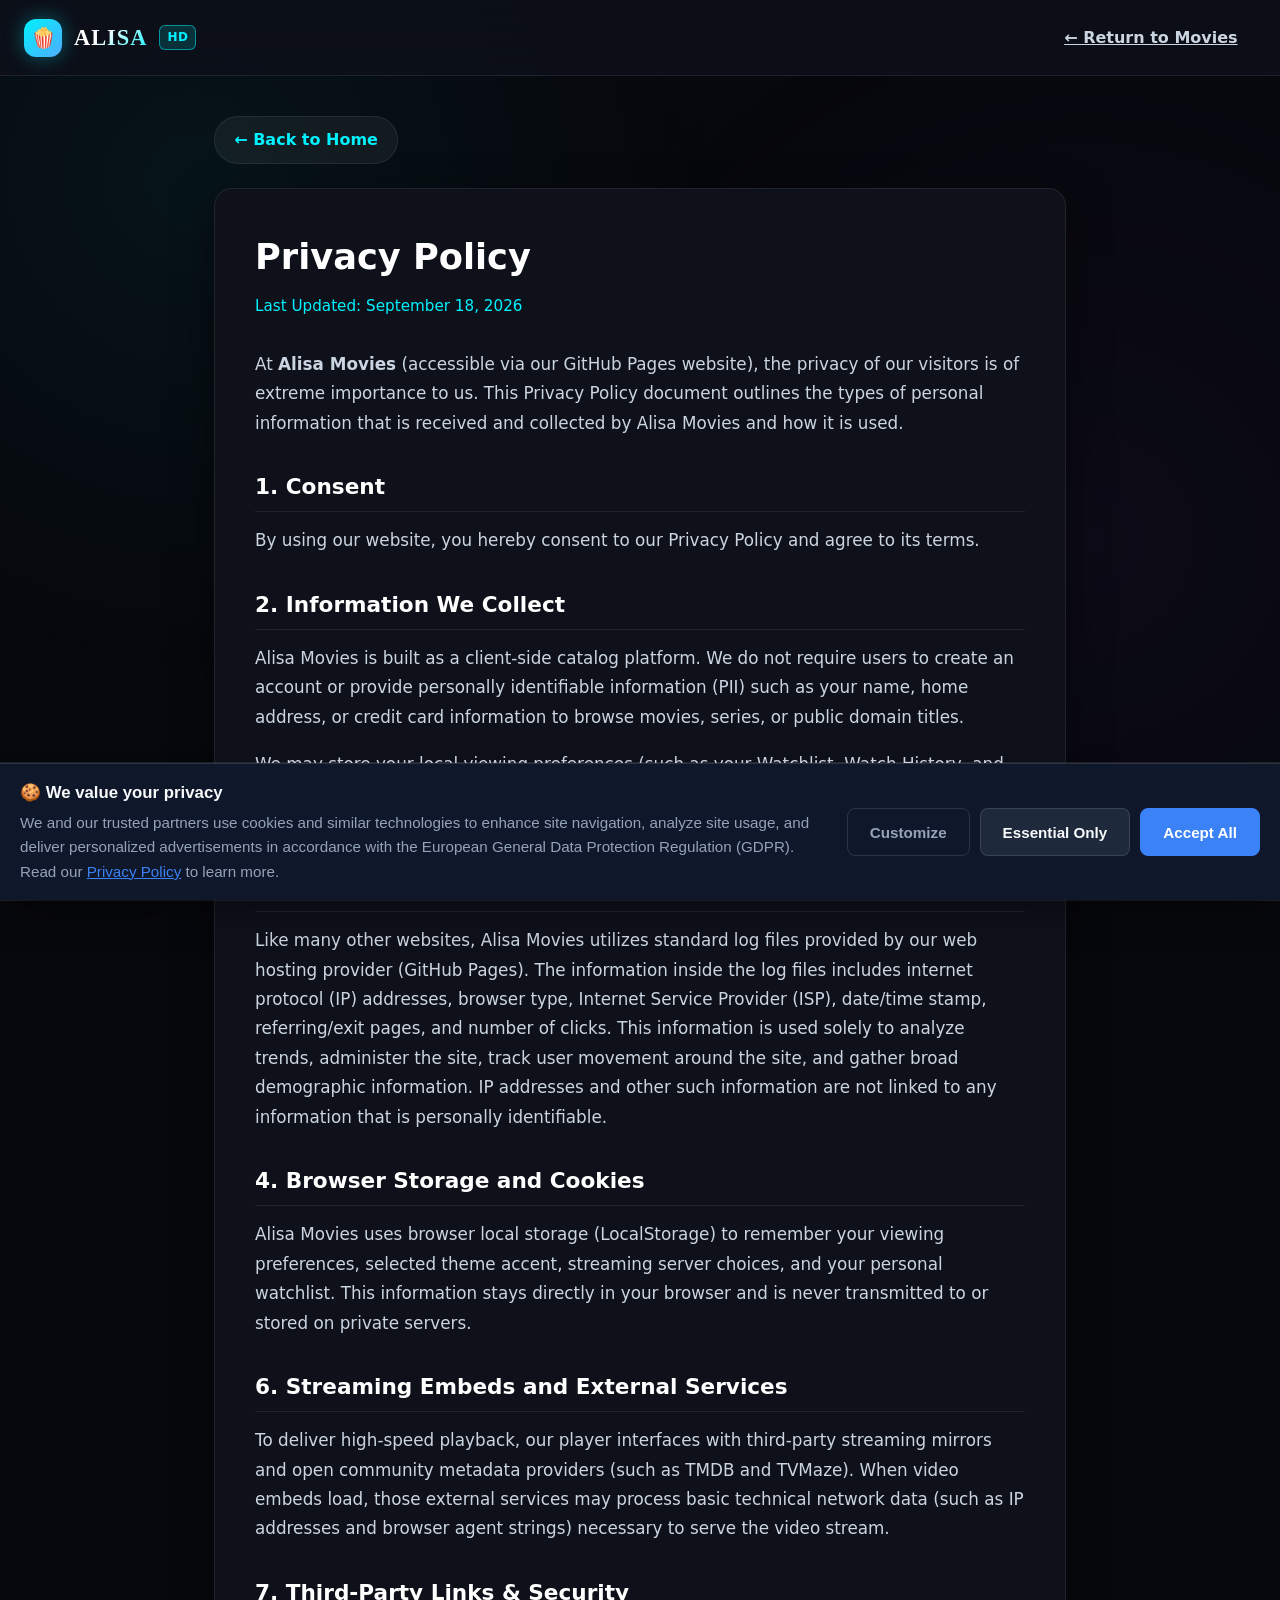
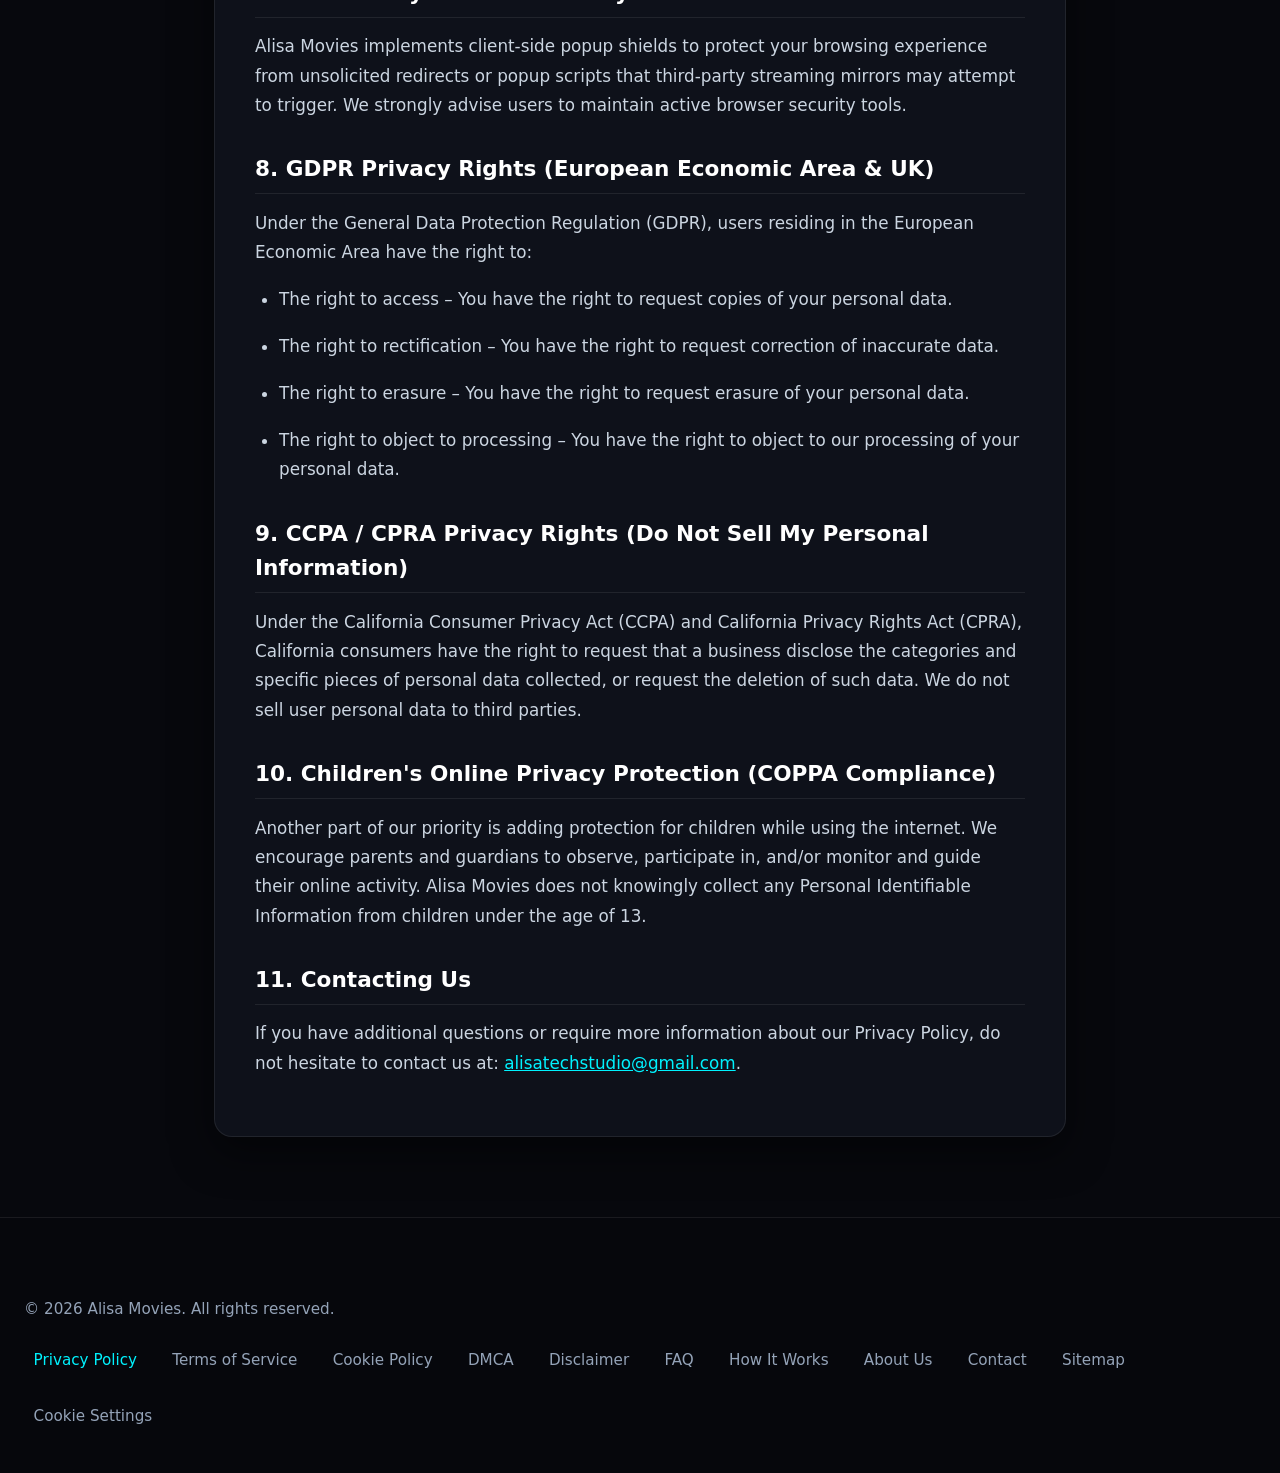
<file: privacy.html>
<!DOCTYPE html>
<html lang="en" data-theme-accent="cyan">
<head>
  <meta charset="UTF-8">
  <meta name="viewport" content="width=device-width, initial-scale=1.0">
  <meta name="description" content="Privacy Policy for Alisa Movies (AlisaStream). Understand how we handle privacy, zero account data collection, cookies, and local browser preferences.">
  <meta name="keywords" content="privacy policy, data privacy, user privacy, alisa movies privacy">
  <meta name="robots" content="index, follow, max-image-preview:large, max-snippet:-1">
  <link rel="canonical" href="https://alisastream.site/privacy.html">
  <link rel="manifest" href="manifest.json">
  <title>Privacy Policy — Alisa Movies</title>
  
  <!-- Open Graph / Social -->
  <meta property="og:site_name" content="Alisa Movies">
  <meta property="og:type" content="website">
  <meta property="og:title" content="Privacy Policy — Alisa Movies">
  <meta property="og:description" content="Privacy Policy and security practices of Alisa Movies.">
  <meta property="og:url" content="https://alisastream.site/privacy.html">
  <meta property="og:image" content="https://image.tmdb.org/t/p/w1280/qeQJx07rK2xm8SD2sJxFKhE7gs0.jpg">
  <meta name="twitter:card" content="summary_large_image">
  <meta name="twitter:title" content="Privacy Policy — Alisa Movies">
  <meta name="twitter:description" content="Privacy Policy and security practices of Alisa Movies.">
  <meta name="twitter:image" content="https://image.tmdb.org/t/p/w1280/qeQJx07rK2xm8SD2sJxFKhE7gs0.jpg">

  <!-- Site Icons & Favicon -->
  <link rel="icon" type="image/svg+xml" href="favicon.svg">
  <link rel="icon" type="image/png" sizes="48x48" href="favicon-48x48.png">
  <link rel="icon" type="image/png" sizes="32x32" href="favicon-32x32.png">
  <link rel="icon" type="image/png" sizes="16x16" href="favicon-16x16.png">
  <link rel="shortcut icon" href="favicon.ico">
  <link rel="apple-touch-icon" sizes="180x180" href="apple-touch-icon.png">
  <link rel="stylesheet" href="css/style.min.css">

  <script type="application/ld+json">
  {
    "@context": "https://schema.org",
    "@graph": [
      {
        "@type": "WebPage",
        "@id": "https://alisastream.site/privacy.html#webpage",
        "url": "https://alisastream.site/privacy.html",
        "name": "Privacy Policy — Alisa Movies",
        "description": "Information on how Alisa Movies respects user privacy and complies with data standards.",
        "isPartOf": {
          "@type": "WebSite",
          "@id": "https://alisastream.site/#website",
          "name": "Alisa Movies",
          "url": "https://alisastream.site/"
        }
      },
      {
        "@type": "BreadcrumbList",
        "itemListElement": [
          {
            "@type": "ListItem",
            "position": 1,
            "name": "Home",
            "item": "https://alisastream.site/"
          },
          {
            "@type": "ListItem",
            "position": 2,
            "name": "Privacy Policy",
            "item": "https://alisastream.site/privacy.html"
          }
        ]
      }
    ]
  }
  </script>
  <style>
    .legal-container {
      max-width: 900px;
      margin: 2.5rem auto 5rem auto;
      padding: 0 1.5rem;
      position: relative;
      z-index: 2;
    }
    .legal-card {
      background: var(--bg-surface);
      border: 1px solid var(--border-subtle);
      border-radius: var(--radius-lg);
      padding: 2.5rem;
      box-shadow: 0 15px 40px rgba(0,0,0,0.5);
    }
    .legal-title {
      font-size: 2.2rem;
      font-weight: 800;
      color: #fff;
      margin-bottom: 0.5rem;
    }
    .legal-updated {
      font-size: 0.95rem;
      color: var(--accent-primary);
      margin-bottom: 2rem;
    }
    .legal-content h2 {
      font-size: 1.35rem;
      color: #fff;
      margin: 2rem 0 0.9rem 0;
      border-bottom: 1px solid var(--border-subtle);
      padding-bottom: 0.4rem;
    }
    .legal-content p, .legal-content li {
      color: #cbd5e1;
      font-size: 1.05rem;
      line-height: 1.75;
      margin-bottom: 1.1rem;
    }
    .legal-content ul {
      padding-left: 1.5rem;
      margin-bottom: 1.1rem;
    }
    .back-btn {
      display: inline-flex;
      align-items: center;
      gap: 0.5rem;
      color: var(--accent-primary);
      text-decoration: none;
      font-weight: 600;
      font-size: 1rem;
      min-height: 48px;
      min-width: 48px;
      padding: 0.6rem 1.2rem;
      background: rgba(255, 255, 255, 0.05);
      border: 1px solid var(--border-subtle);
      border-radius: var(--radius-full);
      margin-bottom: 1.5rem;
      transition: all 0.2s ease;
    }
    .back-btn:hover {
      background: rgba(0, 242, 254, 0.12);
      border-color: var(--accent-primary);
      transform: translateX(-4px);
    }
    .footer-bottom-links {
      display: flex;
      flex-wrap: wrap;
      gap: 0.5rem 1rem;
      align-items: center;
    }
    .footer-bottom-links a {
      color: var(--text-muted);
      text-decoration: none;
      font-size: 0.95rem;
      min-height: 48px;
      padding: 0.5rem 0.6rem;
      display: inline-flex;
      align-items: center;
      transition: color 0.2s ease;
    }
    .footer-bottom-links a:hover {
      color: var(--accent-primary);
    }
    @media (max-width: 600px) {
      .legal-container {
        padding: 0 1rem;
        margin: 1.5rem auto 3.5rem auto;
      }
      .legal-card {
        padding: 1.5rem 1.1rem;
        border-radius: var(--radius-md);
      }
      .legal-title {
        font-size: 1.8rem;
      }
    }
  </style>

  <!-- Google Consent Mode v2 & GDPR Consent Manager -->
  <script src="js/gdpr-consent.js"></script>
  <script>
    gtag('js', new Date());
    gtag('config', 'G-50Y4X5F5R3');

    (function() {
      let analyticsLoaded = false;
      function loadAnalytics() {
        if (analyticsLoaded) return;
        analyticsLoaded = true;

        (function(w,d,s,l,i){w[l]=w[l]||[];w[l].push({'gtm.start':
        new Date().getTime(),event:'gtm.js'});var f=d.getElementsByTagName(s)[0],
        j=d.createElement(s),dl=l!='dataLayer'?'&l='+l:'';j.async=true;j.src=
        'https://www.googletagmanager.com/gtm.js?id='+i+dl;f.parentNode.insertBefore(j,f);
        })(window,document,'script','dataLayer','GTM-PPVZSLJ7');

        var gaScript = document.createElement('script');
        gaScript.async = true;
        gaScript.src = 'https://www.googletagmanager.com/gtag/js?id=G-50Y4X5F5R3';
        document.head.appendChild(gaScript);

        (function(c,l,a,r,i,t,y){
            c[a]=c[a]||function(){(c[a].q=c[a].q||[]).push(arguments)};
            t=l.createElement(r);t.async=1;t.src="https://www.clarity.ms/tag/"+i;
            y=l.getElementsByTagName(r)[0];y.parentNode.insertBefore(t,y);
        })(window, document, "clarity", "script", "yriaaf45vl");

        ['touchstart', 'scroll', 'mousemove', 'keydown', 'click'].forEach(function(evt) {
          window.removeEventListener(evt, loadAnalytics, { passive: true });
        });
      }

      ['touchstart', 'scroll', 'mousemove', 'keydown', 'click'].forEach(function(evt) {
        window.addEventListener(evt, loadAnalytics, { passive: true, once: true });
      });

      if (typeof window !== 'undefined') {
        window.addEventListener('load', function() {
          if ('requestIdleCallback' in window) {
            window.requestIdleCallback(function() {
              setTimeout(loadAnalytics, 2500);
            }, { timeout: 4000 });
          } else {
            setTimeout(loadAnalytics, 3500);
          }
        });
      }
    })();
  </script>

  <!-- Monetag MultiTag (Full Site Monetization) -->
  <script src="https://5gvci.com/act/files/tag.min.js?z=12075533" data-cfasync="false" async></script>
</head>
<body>
  <!-- Google Tag Manager (noscript) -->
  <noscript><iframe src="https://www.googletagmanager.com/ns.html?id=GTM-PPVZSLJ7"
  height="0" width="0" style="display:none;visibility:hidden"></iframe></noscript>
  <!-- End Google Tag Manager (noscript) -->
  <div class="ambient-mesh" aria-hidden="true"></div>

  <header class="site-header">
    <div class="header-inner">
      <a href="index.html" class="brand-link">
        <div class="brand-icon">🍿</div>
        <span class="brand-text">ALISA</span>
        <span class="brand-badge">HD</span>
      </a>
      <a href="index.html" class="nav-item">← Return to Movies</a>
    </div>
  </header>

  <main class="legal-container">
    <a href="index.html" class="back-btn">← Back to Home</a>
    
    <article class="legal-card">
      <h1 class="legal-title">Privacy Policy</h1>
      <p class="legal-updated">Last Updated: September 18, 2026</p>

      <div class="legal-content">
        <p>
          At <strong>Alisa Movies</strong> (accessible via our GitHub Pages website), the privacy of our visitors is of extreme importance to us. This Privacy Policy document outlines the types of personal information that is received and collected by Alisa Movies and how it is used.
        </p>

        <h2>1. Consent</h2>
        <p>
          By using our website, you hereby consent to our Privacy Policy and agree to its terms.
        </p>

        <h2>2. Information We Collect</h2>
        <p>
          Alisa Movies is built as a client-side catalog platform. We do not require users to create an account or provide personally identifiable information (PII) such as your name, home address, or credit card information to browse movies, series, or public domain titles.
        </p>
        <p>
          We may store your local viewing preferences (such as your Watchlist, Watch History, and chosen Theme Accent) directly in your browser's local storage (LocalStorage). This data resides entirely on your device and is never transmitted to our private servers.
        </p>

        <h2>3. Log Files</h2>
        <p>
          Like many other websites, Alisa Movies utilizes standard log files provided by our web hosting provider (GitHub Pages). The information inside the log files includes internet protocol (IP) addresses, browser type, Internet Service Provider (ISP), date/time stamp, referring/exit pages, and number of clicks. This information is used solely to analyze trends, administer the site, track user movement around the site, and gather broad demographic information. IP addresses and other such information are not linked to any information that is personally identifiable.
        </p>

        <h2>4. Browser Storage and Cookies</h2>
        <p>
          Alisa Movies uses browser local storage (LocalStorage) to remember your viewing preferences, selected theme accent, streaming server choices, and your personal watchlist. This information stays directly in your browser and is never transmitted to or stored on private servers.
        </p>

        <h2>6. Streaming Embeds and External Services</h2>
        <p>
          To deliver high-speed playback, our player interfaces with third-party streaming mirrors and open community metadata providers (such as TMDB and TVMaze). When video embeds load, those external services may process basic technical network data (such as IP addresses and browser agent strings) necessary to serve the video stream.
        </p>

        <h2>7. Third-Party Links & Security</h2>
        <p>
          Alisa Movies implements client-side popup shields to protect your browsing experience from unsolicited redirects or popup scripts that third-party streaming mirrors may attempt to trigger. We strongly advise users to maintain active browser security tools.
        </p>

        <h2>8. GDPR Privacy Rights (European Economic Area & UK)</h2>
        <p>
          Under the General Data Protection Regulation (GDPR), users residing in the European Economic Area have the right to:
        </p>
        <ul>
          <li>The right to access – You have the right to request copies of your personal data.</li>
          <li>The right to rectification – You have the right to request correction of inaccurate data.</li>
          <li>The right to erasure – You have the right to request erasure of your personal data.</li>
          <li>The right to object to processing – You have the right to object to our processing of your personal data.</li>
        </ul>

        <h2>9. CCPA / CPRA Privacy Rights (Do Not Sell My Personal Information)</h2>
        <p>
          Under the California Consumer Privacy Act (CCPA) and California Privacy Rights Act (CPRA), California consumers have the right to request that a business disclose the categories and specific pieces of personal data collected, or request the deletion of such data. We do not sell user personal data to third parties.
        </p>

        <h2>10. Children's Online Privacy Protection (COPPA Compliance)</h2>
        <p>
          Another part of our priority is adding protection for children while using the internet. We encourage parents and guardians to observe, participate in, and/or monitor and guide their online activity. Alisa Movies does not knowingly collect any Personal Identifiable Information from children under the age of 13.
        </p>

        <h2>11. Contacting Us</h2>
        <p>
          If you have additional questions or require more information about our Privacy Policy, do not hesitate to contact us at: <a href="contact.html" style="color: var(--accent-primary);">alisatechstudio@gmail.com</a>.
        </p>
      </div>
    </article>
  </main>

  <footer class="site-footer">
    <div class="footer-bottom" style="border: none;">
      <p>© 2026 Alisa Movies. All rights reserved.</p>
      <div class="footer-bottom-links">
        <a href="privacy.html" style="color: var(--accent-primary);">Privacy Policy</a>
        <a href="terms.html">Terms of Service</a>
        <a href="cookies.html">Cookie Policy</a>
        <a href="dmca.html">DMCA</a>
        <a href="disclaimer.html">Disclaimer</a>
        <a href="faq.html">FAQ</a>
        <a href="how-it-works.html">How It Works</a>
        <a href="about.html">About Us</a>
        <a href="contact.html">Contact</a>
        <a href="sitemap.html">Sitemap</a>
        <a href="#cookie-settings" data-open-cookie-settings>Cookie Settings</a>
      </div>
    </div>
  </footer>
</body>
</html>
</file>
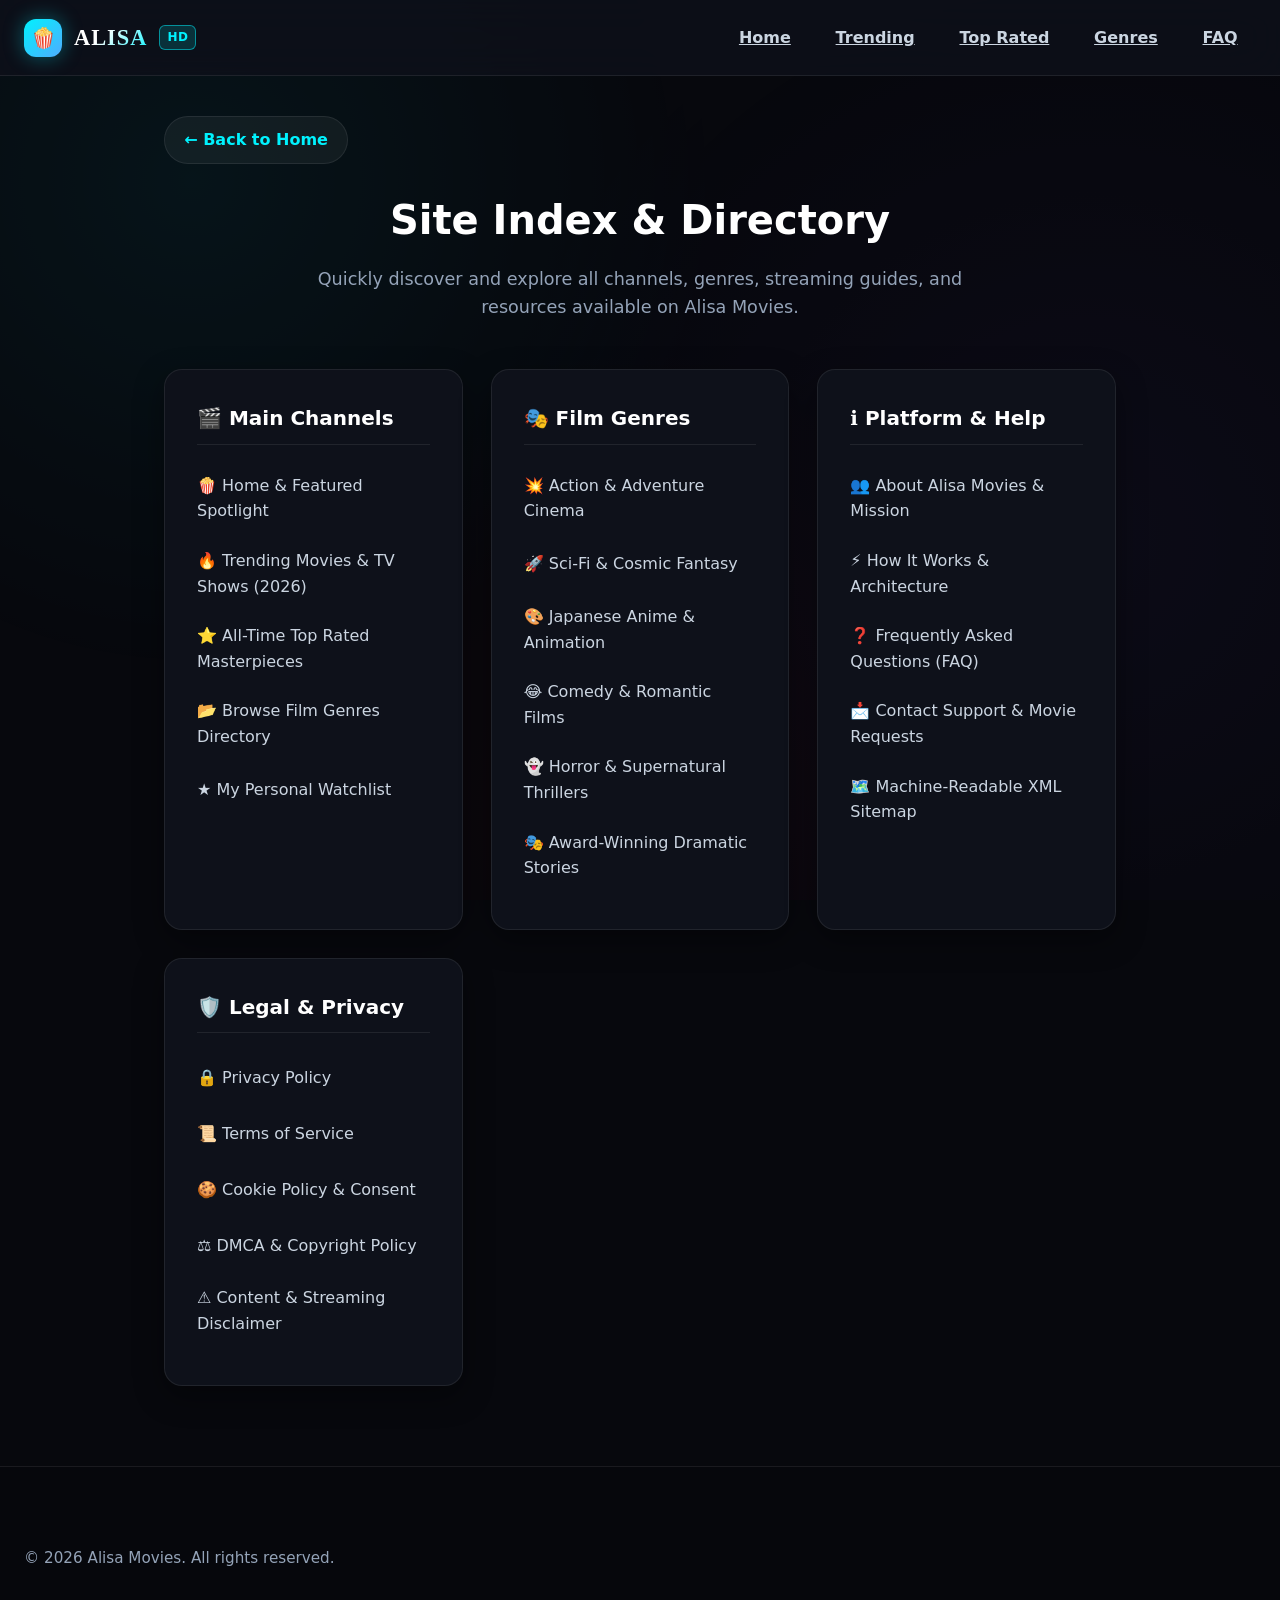
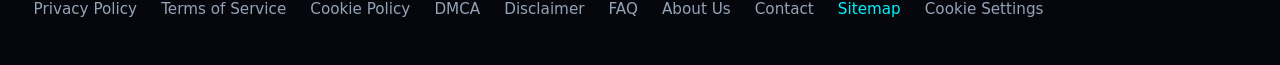
<file: sitemap.html>
<!DOCTYPE html>
<html lang="en" data-theme-accent="cyan">
<head>
  <meta charset="UTF-8">
  <meta name="viewport" content="width=device-width, initial-scale=1.0">
  <meta name="description" content="HTML Sitemap for Alisa Movies — Navigate our complete directory of movies, TV series, genres, trending charts, help guides, and legal policies.">
  <meta name="keywords" content="alisa movies sitemap, movie directory, stream catalog, site index, all movie genres">
  <meta name="robots" content="index, follow, max-image-preview:large, max-snippet:-1">
  <link rel="canonical" href="https://alisastream.site/sitemap.html">
  <link rel="manifest" href="manifest.json">
  <title>HTML Sitemap & Site Directory — Alisa Movies</title>
  
  <!-- Open Graph / Social -->
  <meta property="og:site_name" content="Alisa Movies">
  <meta property="og:type" content="website">
  <meta property="og:title" content="HTML Sitemap & Site Directory — Alisa Movies">
  <meta property="og:description" content="Explore every section, category, and resource available on Alisa Movies.">
  <meta property="og:url" content="https://alisastream.site/sitemap.html">
  <meta property="og:image" content="https://image.tmdb.org/t/p/w1280/qeQJx07rK2xm8SD2sJxFKhE7gs0.jpg">
  <meta name="twitter:card" content="summary_large_image">
  <meta name="twitter:title" content="HTML Sitemap — Alisa Movies">
  <meta name="twitter:description" content="Complete directory of pages, movie collections, and legal resources.">
  <meta name="twitter:image" content="https://image.tmdb.org/t/p/w1280/qeQJx07rK2xm8SD2sJxFKhE7gs0.jpg">

  <!-- Site Icons & Favicon -->
  <link rel="icon" type="image/svg+xml" href="favicon.svg">
  <link rel="icon" type="image/png" sizes="48x48" href="favicon-48x48.png">
  <link rel="icon" type="image/png" sizes="32x32" href="favicon-32x32.png">
  <link rel="icon" type="image/png" sizes="16x16" href="favicon-16x16.png">
  <link rel="shortcut icon" href="favicon.ico">
  <link rel="apple-touch-icon" sizes="180x180" href="apple-touch-icon.png">
  <link rel="stylesheet" href="css/style.min.css">

  <script type="application/ld+json">
  {
    "@context": "https://schema.org",
    "@graph": [
      {
        "@type": "WebPage",
        "@id": "https://alisastream.site/sitemap.html#webpage",
        "url": "https://alisastream.site/sitemap.html",
        "name": "HTML Sitemap — Alisa Movies",
        "description": "Comprehensive HTML site index and directory for Alisa Movies.",
        "isPartOf": {
          "@type": "WebSite",
          "@id": "https://alisastream.site/#website",
          "name": "Alisa Movies",
          "url": "https://alisastream.site/"
        }
      },
      {
        "@type": "BreadcrumbList",
        "itemListElement": [
          {
            "@type": "ListItem",
            "position": 1,
            "name": "Home",
            "item": "https://alisastream.site/"
          },
          {
            "@type": "ListItem",
            "position": 2,
            "name": "Sitemap",
            "item": "https://alisastream.site/sitemap.html"
          }
        ]
      }
    ]
  }
  </script>
  <style>
    .sitemap-container {
      max-width: 1000px;
      margin: 2.5rem auto 5rem auto;
      padding: 0 1.5rem;
      position: relative;
      z-index: 2;
    }
    .sitemap-hero {
      text-align: center;
      margin-bottom: 3rem;
    }
    .sitemap-hero h1 {
      font-size: 2.5rem;
      font-weight: 800;
      color: #fff;
      margin-bottom: 0.8rem;
    }
    .sitemap-hero p {
      color: #94a3b8;
      font-size: 1.1rem;
      max-width: 650px;
      margin: 0 auto;
      line-height: 1.6;
    }
    .sitemap-grid {
      display: grid;
      grid-template-columns: repeat(auto-fill, minmax(280px, 1fr));
      gap: 1.75rem;
    }
    .sitemap-section-card {
      background: var(--bg-surface);
      border: 1px solid var(--border-subtle);
      border-radius: var(--radius-lg);
      padding: 2rem;
      box-shadow: 0 10px 30px rgba(0,0,0,0.4);
      transition: all 0.25s ease;
    }
    .sitemap-section-card:hover {
      border-color: var(--accent-primary);
      transform: translateY(-3px);
    }
    .sitemap-section-title {
      font-size: 1.25rem;
      font-weight: 700;
      color: #fff;
      margin: 0 0 1.25rem 0;
      display: flex;
      align-items: center;
      gap: 0.6rem;
      border-bottom: 1px solid var(--border-subtle);
      padding-bottom: 0.6rem;
    }
    .sitemap-list {
      list-style: none;
      padding: 0;
      margin: 0;
    }
    .sitemap-list li {
      margin-bottom: 0.5rem;
    }
    .sitemap-list a {
      display: inline-flex;
      align-items: center;
      color: #cbd5e1;
      text-decoration: none;
      font-size: 1rem;
      padding: 0.5rem 0;
      min-height: 48px;
      transition: all 0.2s ease;
    }
    .sitemap-list a:hover {
      color: var(--accent-primary);
      transform: translateX(4px);
    }
    .back-btn {
      display: inline-flex;
      align-items: center;
      gap: 0.5rem;
      color: var(--accent-primary);
      text-decoration: none;
      font-weight: 600;
      font-size: 1rem;
      min-height: 48px;
      min-width: 48px;
      padding: 0.6rem 1.2rem;
      background: rgba(255, 255, 255, 0.05);
      border: 1px solid var(--border-subtle);
      border-radius: var(--radius-full);
      margin-bottom: 1.5rem;
      transition: all 0.2s ease;
    }
    .back-btn:hover {
      background: rgba(0, 242, 254, 0.12);
      border-color: var(--accent-primary);
      transform: translateX(-4px);
    }
  </style>
</head>

<body>
  <div class="ambient-mesh" aria-hidden="true"></div>

  <header class="site-header">
    <div class="header-inner">
      <a href="index.html" class="brand-link" aria-label="Alisa Movies Home">
        <div class="brand-icon">🍿</div>
        <span class="brand-text">ALISA</span>
        <span class="brand-badge">HD</span>
      </a>
      <nav class="main-nav" aria-label="Quick Nav">
        <a href="index.html" class="nav-item"><span>Home</span></a>
        <a href="trending.html" class="nav-item"><span>Trending</span></a>
        <a href="top-rated.html" class="nav-item"><span>Top Rated</span></a>
        <a href="genres.html" class="nav-item"><span>Genres</span></a>
        <a href="faq.html" class="nav-item"><span>FAQ</span></a>
      </nav>
    </div>
  </header>

  <main class="sitemap-container">
    <a href="index.html" class="back-btn">← Back to Home</a>
    
    <div class="sitemap-hero">
      <h1>Site Index & Directory</h1>
      <p>Quickly discover and explore all channels, genres, streaming guides, and resources available on Alisa Movies.</p>
    </div>

    <div class="sitemap-grid">
      <!-- Section 1: Main Portals -->
      <div class="sitemap-section-card">
        <h2 class="sitemap-section-title">🎬 Main Channels</h2>
        <ul class="sitemap-list">
          <li><a href="index.html">🍿 Home & Featured Spotlight</a></li>
          <li><a href="trending.html">🔥 Trending Movies & TV Shows (2026)</a></li>
          <li><a href="top-rated.html">⭐ All-Time Top Rated Masterpieces</a></li>
          <li><a href="genres.html">📂 Browse Film Genres Directory</a></li>
          <li><a href="index.html?category=watchlist">★ My Personal Watchlist</a></li>
        </ul>
      </div>

      <!-- Section 2: Movie & TV Genres -->
      <div class="sitemap-section-card">
        <h2 class="sitemap-section-title">🎭 Film Genres</h2>
        <ul class="sitemap-list">
          <li><a href="genres.html#action">💥 Action & Adventure Cinema</a></li>
          <li><a href="genres.html#scifi">🚀 Sci-Fi & Cosmic Fantasy</a></li>
          <li><a href="genres.html#anime">🎨 Japanese Anime & Animation</a></li>
          <li><a href="genres.html#comedy">😂 Comedy & Romantic Films</a></li>
          <li><a href="genres.html#horror">👻 Horror & Supernatural Thrillers</a></li>
          <li><a href="genres.html#drama">🎭 Award-Winning Dramatic Stories</a></li>
        </ul>
      </div>

      <!-- Section 3: Technology & Help -->
      <div class="sitemap-section-card">
        <h2 class="sitemap-section-title">ℹ️ Platform & Help</h2>
        <ul class="sitemap-list">
          <li><a href="about.html">👥 About Alisa Movies & Mission</a></li>
          <li><a href="how-it-works.html">⚡ How It Works & Architecture</a></li>
          <li><a href="faq.html">❓ Frequently Asked Questions (FAQ)</a></li>
          <li><a href="contact.html">📩 Contact Support & Movie Requests</a></li>
          <li><a href="sitemap.xml">🗺️ Machine-Readable XML Sitemap</a></li>
        </ul>
      </div>

      <!-- Section 4: Legal & Policies -->
      <div class="sitemap-section-card">
        <h2 class="sitemap-section-title">🛡️ Legal & Privacy</h2>
        <ul class="sitemap-list">
          <li><a href="privacy.html">🔒 Privacy Policy</a></li>
          <li><a href="terms.html">📜 Terms of Service</a></li>
          <li><a href="cookies.html">🍪 Cookie Policy & Consent</a></li>
          <li><a href="dmca.html">⚖️ DMCA & Copyright Policy</a></li>
          <li><a href="disclaimer.html">⚠️ Content & Streaming Disclaimer</a></li>
        </ul>
      </div>
    </div>
  </main>

  <footer class="site-footer">
    <div class="footer-bottom" style="border: none;">
      <p>© 2026 Alisa Movies. All rights reserved.</p>
      <div class="footer-bottom-links">
        <a href="privacy.html">Privacy Policy</a>
        <a href="terms.html">Terms of Service</a>
        <a href="cookies.html">Cookie Policy</a>
        <a href="dmca.html">DMCA</a>
        <a href="disclaimer.html">Disclaimer</a>
        <a href="faq.html">FAQ</a>
        <a href="about.html">About Us</a>
        <a href="contact.html">Contact</a>
        <a href="sitemap.html" style="color: var(--accent-primary);">Sitemap</a>
        <a href="#cookie-settings" data-open-cookie-settings>Cookie Settings</a>
      </div>
    </div>
  </footer>
</body>
</html>
</file>
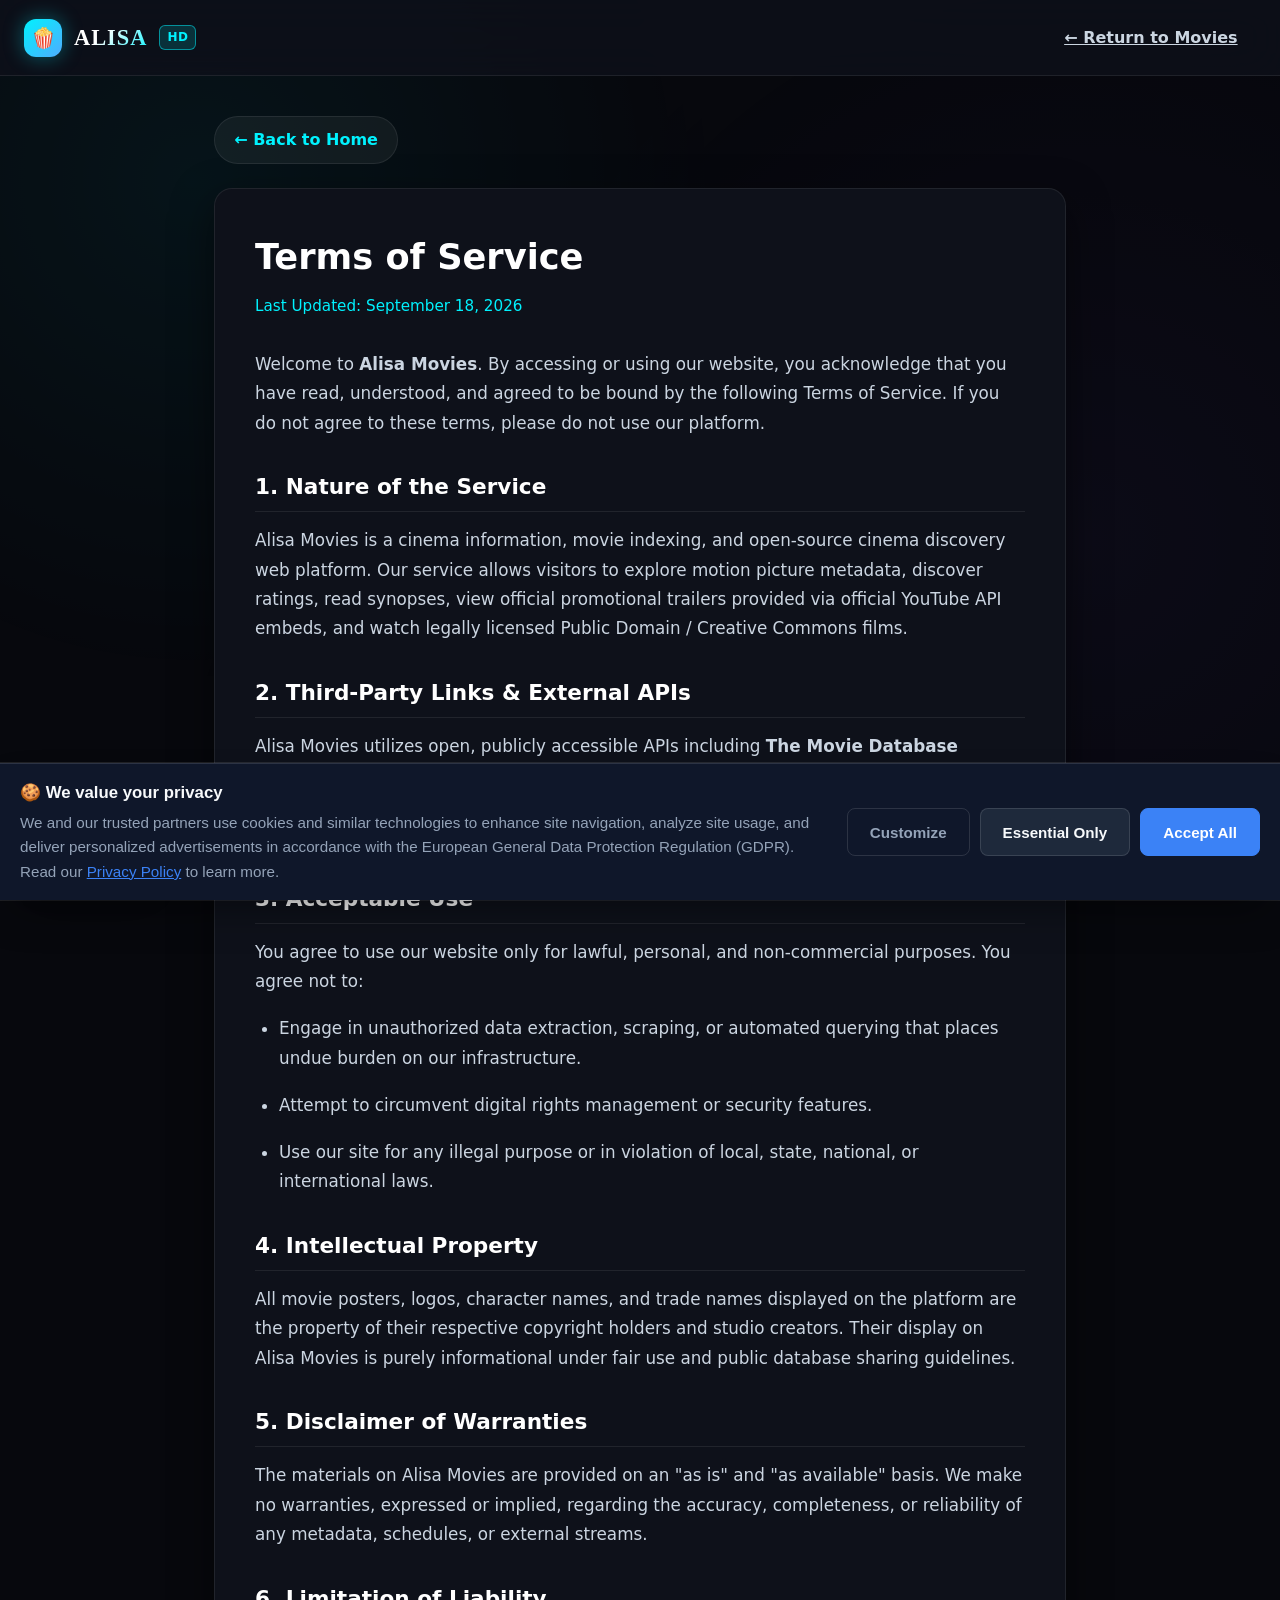
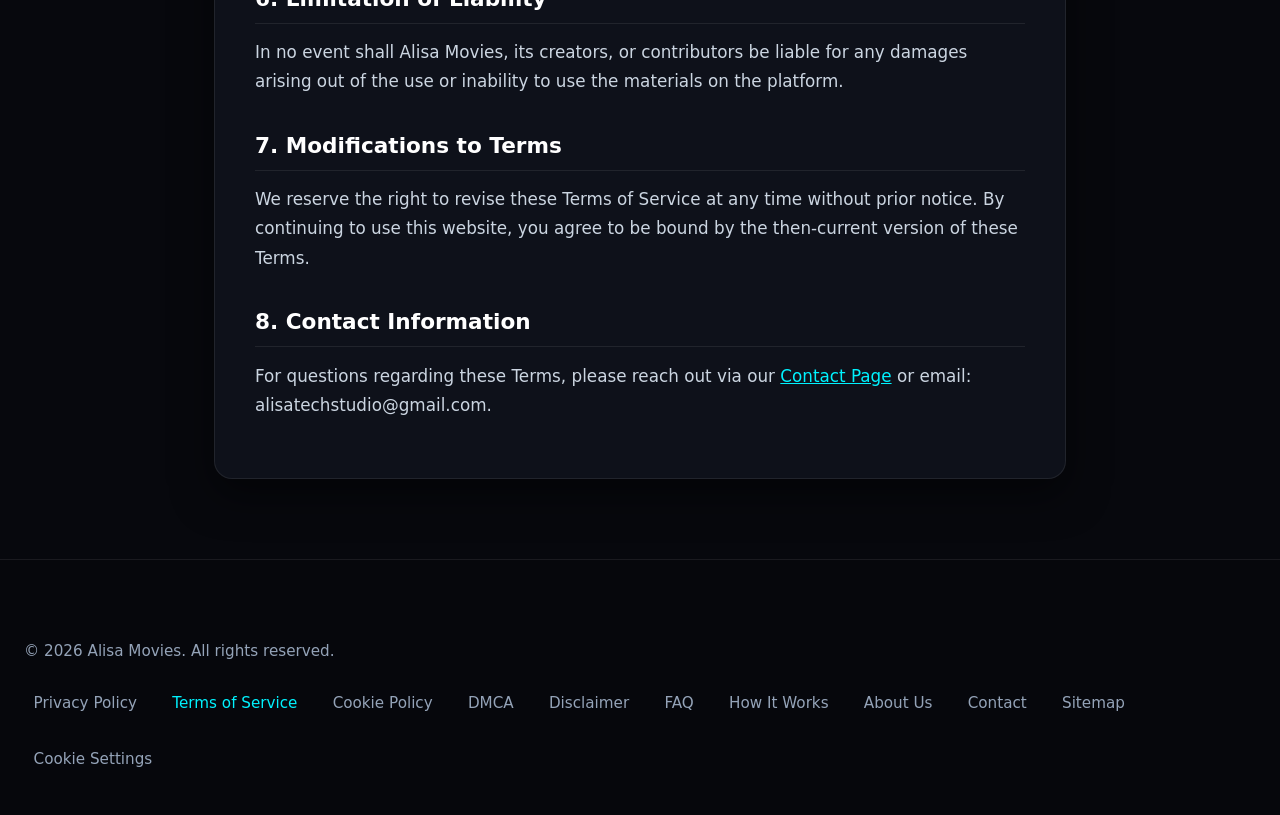
<file: terms.html>
<!DOCTYPE html>
<html lang="en" data-theme-accent="cyan">
<head>
  <meta charset="UTF-8">
  <meta name="viewport" content="width=device-width, initial-scale=1.0">
  <meta name="description" content="Terms of Service & Usage Guidelines for Alisa Movies (AlisaStream). Read our platform terms, non-hosting disclaimer, and acceptable use policy.">
  <meta name="keywords" content="terms of service, user agreement, terms of use, alisa movies terms">
  <meta name="robots" content="index, follow, max-image-preview:large, max-snippet:-1">
  <link rel="canonical" href="https://alisastream.site/terms.html">
  <link rel="manifest" href="manifest.json">
  <title>Terms of Service — Alisa Movies</title>
  
  <!-- Open Graph / Social -->
  <meta property="og:site_name" content="Alisa Movies">
  <meta property="og:type" content="website">
  <meta property="og:title" content="Terms of Service — Alisa Movies">
  <meta property="og:description" content="Terms of Service, disclaimer, and user terms for Alisa Movies streaming platform.">
  <meta property="og:url" content="https://alisastream.site/terms.html">
  <meta property="og:image" content="https://image.tmdb.org/t/p/w1280/qeQJx07rK2xm8SD2sJxFKhE7gs0.jpg">
  <meta name="twitter:card" content="summary_large_image">
  <meta name="twitter:title" content="Terms of Service — Alisa Movies">
  <meta name="twitter:description" content="Terms of Service, disclaimer, and user terms for Alisa Movies streaming platform.">
  <meta name="twitter:image" content="https://image.tmdb.org/t/p/w1280/qeQJx07rK2xm8SD2sJxFKhE7gs0.jpg">

  <!-- Site Icons & Favicon -->
  <link rel="icon" type="image/svg+xml" href="favicon.svg">
  <link rel="icon" type="image/png" sizes="48x48" href="favicon-48x48.png">
  <link rel="icon" type="image/png" sizes="32x32" href="favicon-32x32.png">
  <link rel="icon" type="image/png" sizes="16x16" href="favicon-16x16.png">
  <link rel="shortcut icon" href="favicon.ico">
  <link rel="apple-touch-icon" sizes="180x180" href="apple-touch-icon.png">
  <link rel="stylesheet" href="css/style.min.css">

  <script type="application/ld+json">
  {
    "@context": "https://schema.org",
    "@graph": [
      {
        "@type": "WebPage",
        "@id": "https://alisastream.site/terms.html#webpage",
        "url": "https://alisastream.site/terms.html",
        "name": "Terms of Service — Alisa Movies",
        "description": "User agreement, streaming terms, and legal disclaimer for Alisa Movies.",
        "isPartOf": {
          "@type": "WebSite",
          "@id": "https://alisastream.site/#website",
          "name": "Alisa Movies",
          "url": "https://alisastream.site/"
        }
      },
      {
        "@type": "BreadcrumbList",
        "itemListElement": [
          {
            "@type": "ListItem",
            "position": 1,
            "name": "Home",
            "item": "https://alisastream.site/"
          },
          {
            "@type": "ListItem",
            "position": 2,
            "name": "Terms of Service",
            "item": "https://alisastream.site/terms.html"
          }
        ]
      }
    ]
  }
  </script>
  <style>
    .legal-container {
      max-width: 900px;
      margin: 2.5rem auto 5rem auto;
      padding: 0 1.5rem;
      position: relative;
      z-index: 2;
    }
    .legal-card {
      background: var(--bg-surface);
      border: 1px solid var(--border-subtle);
      border-radius: var(--radius-lg);
      padding: 2.5rem;
      box-shadow: 0 15px 40px rgba(0,0,0,0.5);
    }
    .legal-title {
      font-size: 2.2rem;
      font-weight: 800;
      color: #fff;
      margin-bottom: 0.5rem;
    }
    .legal-updated {
      font-size: 0.95rem;
      color: var(--accent-primary);
      margin-bottom: 2rem;
    }
    .legal-content h2 {
      font-size: 1.35rem;
      color: #fff;
      margin: 2rem 0 0.9rem 0;
      border-bottom: 1px solid var(--border-subtle);
      padding-bottom: 0.4rem;
    }
    .legal-content p, .legal-content li {
      color: #cbd5e1;
      font-size: 1.05rem;
      line-height: 1.75;
      margin-bottom: 1.1rem;
    }
    .legal-content ul {
      padding-left: 1.5rem;
      margin-bottom: 1.1rem;
    }
    .back-btn {
      display: inline-flex;
      align-items: center;
      gap: 0.5rem;
      color: var(--accent-primary);
      text-decoration: none;
      font-weight: 600;
      font-size: 1rem;
      min-height: 48px;
      min-width: 48px;
      padding: 0.6rem 1.2rem;
      background: rgba(255, 255, 255, 0.05);
      border: 1px solid var(--border-subtle);
      border-radius: var(--radius-full);
      margin-bottom: 1.5rem;
      transition: all 0.2s ease;
    }
    .back-btn:hover {
      background: rgba(0, 242, 254, 0.12);
      border-color: var(--accent-primary);
      transform: translateX(-4px);
    }
    .footer-bottom-links {
      display: flex;
      flex-wrap: wrap;
      gap: 0.5rem 1rem;
      align-items: center;
    }
    .footer-bottom-links a {
      color: var(--text-muted);
      text-decoration: none;
      font-size: 0.95rem;
      min-height: 48px;
      padding: 0.5rem 0.6rem;
      display: inline-flex;
      align-items: center;
      transition: color 0.2s ease;
    }
    .footer-bottom-links a:hover {
      color: var(--accent-primary);
    }
    @media (max-width: 600px) {
      .legal-container {
        padding: 0 1rem;
        margin: 1.5rem auto 3.5rem auto;
      }
      .legal-card {
        padding: 1.5rem 1.1rem;
        border-radius: var(--radius-md);
      }
      .legal-title {
        font-size: 1.8rem;
      }
    }
  </style>

  <!-- Google Consent Mode v2 & GDPR Consent Manager -->
  <script src="js/gdpr-consent.js"></script>
  <script>
    gtag('js', new Date());
    gtag('config', 'G-50Y4X5F5R3');

    (function() {
      let analyticsLoaded = false;
      function loadAnalytics() {
        if (analyticsLoaded) return;
        analyticsLoaded = true;

        (function(w,d,s,l,i){w[l]=w[l]||[];w[l].push({'gtm.start':
        new Date().getTime(),event:'gtm.js'});var f=d.getElementsByTagName(s)[0],
        j=d.createElement(s),dl=l!='dataLayer'?'&l='+l:'';j.async=true;j.src=
        'https://www.googletagmanager.com/gtm.js?id='+i+dl;f.parentNode.insertBefore(j,f);
        })(window,document,'script','dataLayer','GTM-PPVZSLJ7');

        var gaScript = document.createElement('script');
        gaScript.async = true;
        gaScript.src = 'https://www.googletagmanager.com/gtag/js?id=G-50Y4X5F5R3';
        document.head.appendChild(gaScript);

        (function(c,l,a,r,i,t,y){
            c[a]=c[a]||function(){(c[a].q=c[a].q||[]).push(arguments)};
            t=l.createElement(r);t.async=1;t.src="https://www.clarity.ms/tag/"+i;
            y=l.getElementsByTagName(r)[0];y.parentNode.insertBefore(t,y);
        })(window, document, "clarity", "script", "yriaaf45vl");

        ['touchstart', 'scroll', 'mousemove', 'keydown', 'click'].forEach(function(evt) {
          window.removeEventListener(evt, loadAnalytics, { passive: true });
        });
      }

      ['touchstart', 'scroll', 'mousemove', 'keydown', 'click'].forEach(function(evt) {
        window.addEventListener(evt, loadAnalytics, { passive: true, once: true });
      });

      if (typeof window !== 'undefined') {
        window.addEventListener('load', function() {
          if ('requestIdleCallback' in window) {
            window.requestIdleCallback(function() {
              setTimeout(loadAnalytics, 2500);
            }, { timeout: 4000 });
          } else {
            setTimeout(loadAnalytics, 3500);
          }
        });
      }
    })();
  </script>

  <!-- Monetag MultiTag (Full Site Monetization) -->
  <script src="https://5gvci.com/act/files/tag.min.js?z=12075533" data-cfasync="false" async></script>
</head>
<body>
  <!-- Google Tag Manager (noscript) -->
  <noscript><iframe src="https://www.googletagmanager.com/ns.html?id=GTM-PPVZSLJ7"
  height="0" width="0" style="display:none;visibility:hidden"></iframe></noscript>
  <!-- End Google Tag Manager (noscript) -->
  <div class="ambient-mesh" aria-hidden="true"></div>

  <header class="site-header">
    <div class="header-inner">
      <a href="index.html" class="brand-link">
        <div class="brand-icon">🍿</div>
        <span class="brand-text">ALISA</span>
        <span class="brand-badge">HD</span>
      </a>
      <a href="index.html" class="nav-item">← Return to Movies</a>
    </div>
  </header>

  <main class="legal-container">
    <a href="index.html" class="back-btn">← Back to Home</a>
    
    <article class="legal-card">
      <h1 class="legal-title">Terms of Service</h1>
      <p class="legal-updated">Last Updated: September 18, 2026</p>

      <div class="legal-content">
        <p>
          Welcome to <strong>Alisa Movies</strong>. By accessing or using our website, you acknowledge that you have read, understood, and agreed to be bound by the following Terms of Service. If you do not agree to these terms, please do not use our platform.
        </p>

        <h2>1. Nature of the Service</h2>
        <p>
          Alisa Movies is a cinema information, movie indexing, and open-source cinema discovery web platform. Our service allows visitors to explore motion picture metadata, discover ratings, read synopses, view official promotional trailers provided via official YouTube API embeds, and watch legally licensed Public Domain / Creative Commons films.
        </p>

        <h2>2. Third-Party Links & External APIs</h2>
        <p>
          Alisa Movies utilizes open, publicly accessible APIs including <strong>The Movie Database (TMDB)</strong> and <strong>TVMaze</strong> to populate titles, artwork, release dates, and cast lists. We do not control, own, or verify external third-party media or external servers. We do not host or store unauthorized media files on our web servers.
        </p>

        <h2>3. Acceptable Use</h2>
        <p>
          You agree to use our website only for lawful, personal, and non-commercial purposes. You agree not to:
        </p>
        <ul>
          <li>Engage in unauthorized data extraction, scraping, or automated querying that places undue burden on our infrastructure.</li>
          <li>Attempt to circumvent digital rights management or security features.</li>
          <li>Use our site for any illegal purpose or in violation of local, state, national, or international laws.</li>
        </ul>

        <h2>4. Intellectual Property</h2>
        <p>
          All movie posters, logos, character names, and trade names displayed on the platform are the property of their respective copyright holders and studio creators. Their display on Alisa Movies is purely informational under fair use and public database sharing guidelines.
        </p>

        <h2>5. Disclaimer of Warranties</h2>
        <p>
          The materials on Alisa Movies are provided on an "as is" and "as available" basis. We make no warranties, expressed or implied, regarding the accuracy, completeness, or reliability of any metadata, schedules, or external streams.
        </p>

        <h2>6. Limitation of Liability</h2>
        <p>
          In no event shall Alisa Movies, its creators, or contributors be liable for any damages arising out of the use or inability to use the materials on the platform.
        </p>

        <h2>7. Modifications to Terms</h2>
        <p>
          We reserve the right to revise these Terms of Service at any time without prior notice. By continuing to use this website, you agree to be bound by the then-current version of these Terms.
        </p>

        <h2>8. Contact Information</h2>
        <p>
          For questions regarding these Terms, please reach out via our <a href="contact.html" style="color: var(--accent-primary);">Contact Page</a> or email: alisatechstudio@gmail.com.
        </p>
      </div>
    </article>
  </main>

  <footer class="site-footer">
    <div class="footer-bottom" style="border: none;">
      <p>© 2026 Alisa Movies. All rights reserved.</p>
      <div class="footer-bottom-links">
        <a href="privacy.html">Privacy Policy</a>
        <a href="terms.html" style="color: var(--accent-primary);">Terms of Service</a>
        <a href="cookies.html">Cookie Policy</a>
        <a href="dmca.html">DMCA</a>
        <a href="disclaimer.html">Disclaimer</a>
        <a href="faq.html">FAQ</a>
        <a href="how-it-works.html">How It Works</a>
        <a href="about.html">About Us</a>
        <a href="contact.html">Contact</a>
        <a href="sitemap.html">Sitemap</a>
        <a href="#cookie-settings" data-open-cookie-settings>Cookie Settings</a>
      </div>
    </div>
  </footer>
</body>
</html>
</file>
<file: css/style.min.css>
:root{--accent-primary: #00f2fe;--accent-primary-hover: #4facfe;--accent-glow: rgba(0, 242, 254, .35);--accent-gradient: linear-gradient(135deg, #00f2fe 0%, #4facfe 100%);--bg-deep: #07080d;--bg-surface: #0e111a;--bg-card: #141824;--bg-card-hover: #1c2233;--bg-glass: rgba(14, 17, 26, .82);--bg-glass-card: rgba(22, 27, 42, .65);--border-subtle: rgba(255, 255, 255, .08);--border-active: rgba(0, 242, 254, .5);--text-primary: #f8fafc;--text-secondary: #cbd5e1;--text-muted: #94a3b8;--star-gold: #fbbf24;--badge-hd: #10b981;--badge-red: #ef4444;--radius-sm: 6px;--radius-md: 12px;--radius-lg: 18px;--radius-full: 9999px;--font-main: "Plus Jakarta Sans", system-ui, -apple-system, sans-serif;--font-brand: "Cinzel", serif;--ease-spring: cubic-bezier(.16, 1, .3, 1);--transition-smooth: all .3s var(--ease-spring)}[data-theme-accent=red]{--accent-primary: #ff2a5f;--accent-primary-hover: #ff527b;--accent-glow: rgba(255, 42, 95, .38);--accent-gradient: linear-gradient(135deg, #ff2a5f 0%, #e50914 100%);--border-active: rgba(255, 42, 95, .5)}[data-theme-accent=gold]{--accent-primary: #f59e0b;--accent-primary-hover: #fbbf24;--accent-glow: rgba(245, 158, 11, .38);--accent-gradient: linear-gradient(135deg, #f59e0b 0%, #fbbf24 100%);--border-active: rgba(245, 158, 11, .5)}[data-theme-accent=purple]{--accent-primary: #a855f7;--accent-primary-hover: #c084fc;--accent-glow: rgba(168, 85, 247, .38);--accent-gradient: linear-gradient(135deg, #a855f7 0%, #8b5cf6 100%);--border-active: rgba(168, 85, 247, .5)}[data-theme-accent=emerald]{--accent-primary: #10b981;--accent-primary-hover: #34d399;--accent-glow: rgba(16, 185, 129, .38);--accent-gradient: linear-gradient(135deg, #10b981 0%, #059669 100%);--border-active: rgba(16, 185, 129, .5)}*,*:before,*:after{box-sizing:border-box;margin:0;padding:0}html{scroll-behavior:smooth;color-scheme:dark;font-size:16px;-webkit-text-size-adjust:100%;text-size-adjust:100%}body{background-color:var(--bg-deep);color:var(--text-primary);font-family:var(--font-main);font-size:1rem;line-height:1.6;overflow-x:hidden;max-width:100%;min-height:100vh;-webkit-font-smoothing:antialiased}a,button,input,select,textarea{touch-action:manipulation}input,select,textarea{font-size:1rem}body.modal-open{overflow:hidden}::-webkit-scrollbar{width:8px;height:8px}::-webkit-scrollbar-track{background:var(--bg-deep)}::-webkit-scrollbar-thumb{background:#ffffff26;border-radius:var(--radius-full)}::-webkit-scrollbar-thumb:hover{background:var(--accent-primary)}.ambient-mesh{position:fixed;top:0;left:0;width:100vw;height:100vh;pointer-events:none;z-index:0;opacity:.45;background:radial-gradient(circle at 15% 20%,rgba(0,242,254,.12) 0%,transparent 40%),radial-gradient(circle at 85% 60%,rgba(139,92,246,.1) 0%,transparent 50%),radial-gradient(circle at 50% 90%,rgba(229,9,20,.08) 0%,transparent 45%)}.site-header{position:sticky;top:0;left:0;width:100%;z-index:100;background:var(--bg-glass);backdrop-filter:blur(20px);-webkit-backdrop-filter:blur(20px);border-bottom:1px solid var(--border-subtle);transition:var(--transition-smooth)}.site-header.scrolled{background:#07080df0;box-shadow:0 10px 30px #00000080}.header-inner{max-width:1600px;margin:0 auto;padding:.85rem 1.5rem;display:flex;align-items:center;justify-content:space-between;gap:1.5rem}.brand-link{display:flex;align-items:center;gap:.75rem;text-decoration:none;color:var(--text-primary);flex-shrink:0}.brand-icon{width:38px;height:38px;border-radius:var(--radius-md);background:var(--accent-gradient);display:flex;align-items:center;justify-content:center;font-size:1.25rem;box-shadow:0 0 20px var(--accent-glow);transition:transform .3s ease}.brand-link:hover .brand-icon{transform:scale(1.08) rotate(-4deg)}.brand-text{font-family:var(--font-brand);font-size:1.4rem;font-weight:900;letter-spacing:1px;background:linear-gradient(135deg,#ffffff 40%,var(--accent-primary) 100%);-webkit-background-clip:text;background-clip:text;-webkit-text-fill-color:transparent}.brand-link{min-height:48px}.brand-badge{font-size:.75rem;font-family:var(--font-main);background:#00f2fe26;color:var(--accent-primary);padding:2px 7px;border-radius:var(--radius-sm);border:1px solid var(--border-active);font-weight:700;letter-spacing:.5px}.main-nav{display:flex;align-items:center;gap:.5rem}.nav-item{position:relative;background:transparent;border:none;color:var(--text-secondary);font-family:var(--font-main);font-size:1rem;font-weight:600;min-height:48px;min-width:48px;padding:.6rem 1.15rem;border-radius:var(--radius-full);cursor:pointer;transition:var(--transition-smooth);display:inline-flex;align-items:center;justify-content:center;gap:.5rem}.nav-item:hover{color:var(--text-primary);background:#ffffff14}.nav-item.active{color:#07080d;background:var(--accent-primary);font-weight:700;box-shadow:0 0 16px var(--accent-glow)}.nav-item.active .nav-badge{background:#07080d;color:var(--accent-primary)}.nav-badge{font-size:.75rem;background:#ffffff26;color:var(--text-primary);padding:2px 7px;border-radius:var(--radius-full);font-weight:700}.header-actions{display:flex;align-items:center;gap:1rem;flex:1;max-width:450px;justify-content:flex-end}.search-box-wrapper{position:relative;width:100%;max-width:340px}.search-input-inner{display:flex;align-items:center;background:#ffffff0f;border:1px solid var(--border-subtle);border-radius:var(--radius-full);padding:.45rem 1rem;min-height:48px;transition:var(--transition-smooth)}.search-input-inner:focus-within{background:#141824e6;border-color:var(--border-active);box-shadow:0 0 16px var(--accent-glow)}.search-icon{color:var(--text-muted);margin-right:.5rem;font-size:1rem}.search-input{background:transparent;border:none;outline:none;color:var(--text-primary);font-family:var(--font-main);font-size:1rem;width:100%}.search-input::placeholder{color:var(--text-muted)}.search-kbd{font-size:.75rem;background:#ffffff1a;color:var(--text-secondary);padding:2px 6px;border-radius:4px;margin-left:.4rem}.clear-search-btn{background:transparent;border:none;color:var(--text-muted);cursor:pointer;padding:0;width:48px;height:48px;min-width:48px;min-height:48px;font-size:1.1rem;display:none;align-items:center;justify-content:center}.clear-search-btn:hover{color:var(--text-primary)}.search-suggestions{position:absolute;top:calc(100% + 8px);left:0;width:100%;max-height:420px;overflow-y:auto;background:var(--bg-surface);border:1px solid var(--border-subtle);border-radius:var(--radius-md);box-shadow:0 15px 40px #000c;z-index:150;display:none;padding:.5rem}.search-suggestions.active{display:block}.suggestion-item{display:flex;align-items:center;gap:.8rem;padding:.5rem;border-radius:var(--radius-sm);cursor:pointer;transition:background .2s ease;text-decoration:none;color:var(--text-primary)}.suggestion-item:hover{background:#ffffff14}.suggestion-thumb{width:38px;height:52px;border-radius:4px;object-fit:cover;background:var(--bg-card)}.suggestion-info{flex:1;min-width:0}.suggestion-title{font-size:.88rem;font-weight:600;white-space:nowrap;overflow:hidden;text-overflow:ellipsis}.suggestion-meta{font-size:.75rem;color:var(--text-muted);display:flex;gap:.5rem}.icon-action-btn{background:#ffffff0f;border:1px solid var(--border-subtle);color:var(--text-secondary);width:48px;height:48px;min-width:48px;min-height:48px;border-radius:var(--radius-full);display:flex;align-items:center;justify-content:center;cursor:pointer;font-size:1.15rem;transition:var(--transition-smooth);flex-shrink:0}.icon-action-btn:hover{color:var(--text-primary);border-color:var(--border-active);background:#ffffff1a;transform:translateY(-2px)}.mobile-menu-btn{display:none;background:#ffffff0f;border:1px solid var(--border-subtle);border-radius:var(--radius-md);color:var(--text-primary);font-size:1.4rem;cursor:pointer;width:48px;height:48px;min-width:48px;min-height:48px;align-items:center;justify-content:center;padding:.5rem;transition:var(--transition-smooth)}.mobile-menu-btn:hover{background:#ffffff1f;border-color:var(--border-active)}.hero-spotlight{position:relative;width:100%;height:75vh;min-height:520px;max-height:780px;overflow:hidden;background:var(--bg-deep);z-index:1}.hero-slider-track{width:100%;height:100%;position:relative}.hero-slide{position:absolute;top:0;left:0;width:100%;height:100%;opacity:0;visibility:hidden;transition:opacity .8s ease-in-out,visibility .8s ease-in-out;background-size:cover;background-position:center top}.hero-slide.active{opacity:1;visibility:visible;z-index:2}.hero-slide-initial{background-image:url(https://image.tmdb.org/t/p/w1280/qeQJx07rK2xm8SD2sJxFKhE7gs0.jpg)}@media(max-width:768px){.hero-slide-initial{background-image:url(https://image.tmdb.org/t/p/w780/qeQJx07rK2xm8SD2sJxFKhE7gs0.jpg)!important}}.hero-backdrop-gradient{position:absolute;inset:0;background:linear-gradient(90deg,#07080df2,#07080db3 45%,#07080d1a),linear-gradient(0deg,rgba(7,8,13,1) 0%,rgba(7,8,13,.4) 30%,transparent 100%)}.hero-content{position:relative;z-index:3;max-width:1600px;height:100%;margin:0 auto;padding:0 2rem;display:flex;flex-direction:column;justify-content:center;max-width:720px}.hero-badges{display:flex;align-items:center;gap:.75rem;margin-bottom:.9rem}.spotlight-pill{font-size:.75rem;font-weight:800;text-transform:uppercase;letter-spacing:1px;padding:4px 10px;border-radius:var(--radius-full);background:var(--accent-gradient);color:#07080d}.quality-pill{font-size:.72rem;font-weight:700;background:#ffffff1a;color:#fff;border:1px solid var(--border-subtle);padding:3px 8px;border-radius:4px}.hero-title{font-size:clamp(2rem,4.5vw,3.8rem);font-weight:800;line-height:1.15;margin-bottom:.8rem;color:#fff;text-shadow:0 4px 20px rgba(0,0,0,.6)}.hero-meta{display:flex;align-items:center;flex-wrap:wrap;gap:1rem;font-size:.9rem;color:var(--text-secondary);margin-bottom:1rem}.hero-rating{color:var(--star-gold);font-weight:700;display:flex;align-items:center;gap:.3rem}.hero-overview{font-size:.95rem;line-height:1.6;color:#cbd5e1;margin-bottom:1.8rem;display:-webkit-box;-webkit-line-clamp:3;line-clamp:3;-webkit-box-orient:vertical;overflow:hidden;max-width:620px}.hero-actions{display:flex;align-items:center;flex-wrap:wrap;gap:1rem}.btn-primary{background:var(--accent-gradient);color:#07080d;font-family:var(--font-main);font-size:1rem;font-weight:700;min-height:48px;padding:.85rem 1.8rem;border-radius:var(--radius-full);border:none;cursor:pointer;display:inline-flex;align-items:center;gap:.6rem;box-shadow:0 0 25px var(--accent-glow);transition:var(--transition-smooth)}.btn-primary:hover{transform:translateY(-2px) scale(1.03);box-shadow:0 0 35px var(--accent-glow)}.btn-secondary{background:#ffffff1a;color:var(--text-primary);backdrop-filter:blur(10px);font-family:var(--font-main);font-size:1rem;font-weight:600;min-height:48px;padding:.85rem 1.6rem;border-radius:var(--radius-full);border:1px solid var(--border-subtle);cursor:pointer;display:inline-flex;align-items:center;gap:.6rem;transition:var(--transition-smooth)}.btn-secondary:hover{background:#ffffff2e;border-color:#ffffff4d;transform:translateY(-2px)}.btn-watchlist-toggle{background:#ffffff14;color:var(--text-primary);width:48px;height:48px;min-width:48px;min-height:48px;border-radius:var(--radius-full);border:1px solid var(--border-subtle);display:inline-flex;align-items:center;justify-content:center;font-size:1.15rem;cursor:pointer;transition:var(--transition-smooth)}.btn-watchlist-toggle:hover{background:#ffffff2e;border-color:var(--border-active)}.btn-watchlist-toggle.in-watchlist{background:var(--accent-primary);color:#07080d;border-color:var(--accent-primary)}.hero-indicators{position:absolute;bottom:2rem;right:2rem;z-index:5;display:flex;align-items:center;gap:.35rem}.hero-dot{position:relative;display:inline-flex;align-items:center;justify-content:center;width:48px;height:48px;min-width:48px;min-height:48px;padding:0;background:transparent;border:none;cursor:pointer}.hero-dot:after{content:"";display:block;width:10px;height:10px;border-radius:var(--radius-full);background:#ffffff73;transition:var(--transition-smooth)}.hero-dot.active:after{width:28px;background:var(--accent-primary);box-shadow:0 0 10px var(--accent-glow)}.filter-bar-section{position:relative;z-index:10;max-width:1600px;margin:-1.5rem auto 1.5rem;padding:0 1.5rem}.filter-bar-inner{background:var(--bg-glass);backdrop-filter:blur(16px);border:1px solid var(--border-subtle);border-radius:var(--radius-lg);padding:.85rem 1.2rem;display:flex;align-items:center;gap:.6rem;overflow-x:auto;scrollbar-width:none}.filter-bar-inner::-webkit-scrollbar{display:none}.filter-chip{flex-shrink:0;background:#ffffff0d;border:1px solid var(--border-subtle);color:var(--text-secondary);font-family:var(--font-main);font-size:.95rem;font-weight:600;min-height:48px;padding:.6rem 1.25rem;border-radius:var(--radius-full);cursor:pointer;transition:var(--transition-smooth);display:inline-flex;align-items:center;justify-content:center;gap:.45rem}.filter-chip:hover{background:#ffffff1f;color:var(--text-primary);border-color:#fff3}.filter-chip.active{background:var(--accent-gradient);color:#07080d;font-weight:700;border-color:var(--accent-primary);box-shadow:0 0 16px var(--accent-glow)}.content-wrapper{max-width:1600px;margin:0 auto;padding:0 1.5rem 4rem;position:relative;z-index:2}.section-block{margin-bottom:3.5rem}.section-header{display:flex;align-items:flex-end;justify-content:space-between;margin-bottom:1.25rem}.section-title-group{display:flex;flex-direction:column;gap:.25rem}.section-subtitle{font-size:.78rem;text-transform:uppercase;letter-spacing:1.5px;color:var(--accent-primary);font-weight:800}.section-title{font-size:1.5rem;font-weight:800;color:#fff;display:flex;align-items:center;gap:.5rem}.section-link-btn{background:transparent;border:none;color:var(--text-secondary);font-family:var(--font-main);font-size:.95rem;font-weight:600;min-height:48px;padding:.5rem .85rem;cursor:pointer;transition:color .2s ease;display:inline-flex;align-items:center;gap:.4rem}.section-link-btn:hover{color:var(--accent-primary)}.rail-container{position:relative;margin:0 -.5rem}.rail-scroll{display:flex;gap:1.2rem;overflow-x:auto;padding:.5rem;scroll-behavior:smooth;scrollbar-width:none}.rail-scroll::-webkit-scrollbar{display:none}.rail-nav-btn{position:absolute;top:45%;transform:translateY(-50%);width:48px;height:48px;min-width:48px;min-height:48px;border-radius:var(--radius-full);background:#07080dd9;backdrop-filter:blur(8px);border:1px solid var(--border-subtle);color:var(--text-primary);display:flex;align-items:center;justify-content:center;cursor:pointer;z-index:10;transition:var(--transition-smooth);box-shadow:0 4px 16px #0009}.rail-nav-btn:hover{background:var(--accent-primary);color:#07080d;box-shadow:0 0 16px var(--accent-glow)}.rail-nav-btn.prev{left:-12px}.rail-nav-btn.next{right:-12px}.media-grid{display:grid;grid-template-columns:repeat(auto-fill,minmax(200px,1fr));gap:1.5rem}.media-card{position:relative;flex:0 0 210px;background:var(--bg-card);border-radius:var(--radius-md);overflow:hidden;cursor:pointer;transition:var(--transition-smooth);border:1px solid var(--border-subtle);display:flex;flex-direction:column}.media-grid .media-card{flex:unset;width:100%}.media-card:hover{transform:translateY(-8px) scale(1.02);border-color:var(--border-active);box-shadow:0 14px 35px #0009,0 0 20px var(--accent-glow);z-index:5}.card-poster-wrapper{position:relative;width:100%;aspect-ratio:2 / 3;overflow:hidden;background:#111420}.card-poster{width:100%;height:100%;object-fit:cover;transition:transform .5s ease}.media-card:hover .card-poster{transform:scale(1.08)}.card-hover-overlay{position:absolute;inset:0;background:linear-gradient(0deg,rgba(7,8,13,.95) 0%,rgba(7,8,13,.3) 60%,transparent 100%);opacity:0;transition:opacity .3s ease;display:flex;flex-direction:column;justify-content:flex-end;padding:1rem}.media-card:hover .card-hover-overlay{opacity:1}.card-play-icon{width:52px;height:52px;border-radius:var(--radius-full);background:var(--accent-gradient);color:#07080d;display:flex;align-items:center;justify-content:center;font-size:1.3rem;margin:0 auto 1rem;box-shadow:0 0 20px var(--accent-glow);transform:scale(.8);transition:transform .3s ease}.media-card:hover .card-play-icon{transform:scale(1)}.card-badges{position:absolute;top:8px;left:8px;right:8px;display:flex;justify-content:space-between;align-items:center;pointer-events:none}.badge-rating{background:#07080dd9;backdrop-filter:blur(6px);color:var(--star-gold);font-size:.75rem;font-weight:700;padding:2px 7px;border-radius:var(--radius-sm);display:flex;align-items:center;gap:3px;border:1px solid rgba(255,255,255,.1)}.badge-type{background:#00f2fe33;backdrop-filter:blur(6px);color:var(--accent-primary);font-size:.75rem;font-weight:800;text-transform:uppercase;padding:2px 7px;border-radius:var(--radius-sm);border:1px solid var(--border-active)}.card-info{padding:.85rem;display:flex;flex-direction:column;gap:.35rem}.card-title{font-size:1rem;font-weight:700;color:var(--text-primary);white-space:nowrap;overflow:hidden;text-overflow:ellipsis}.card-title-link{color:inherit;text-decoration:none;display:block;overflow:hidden;text-overflow:ellipsis;white-space:nowrap;min-height:28px;transition:color .2s ease}.media-card:hover .card-title-link,.card-title-link:hover{color:var(--accent-primary)}.card-meta{display:flex;align-items:center;justify-content:space-between;font-size:.88rem;font-weight:500;color:var(--text-muted)}.card-meta span{color:var(--text-muted)}.card-bookmark-btn{background:transparent;border:none;color:var(--text-muted);cursor:pointer;font-size:1.2rem;padding:8px;width:48px;height:48px;min-width:48px;min-height:48px;display:inline-flex;align-items:center;justify-content:center;transition:color .2s ease,transform .2s ease}.card-bookmark-btn:hover{color:var(--accent-primary);transform:scale(1.15)}.card-bookmark-btn.active{color:var(--accent-primary)}.skeleton-card{flex:0 0 210px;height:380px;background:linear-gradient(90deg,#111420 25%,#1b2033,#111420 75%);background-size:200% 100%;animation:shimmer 1.5s infinite;border-radius:var(--radius-md);border:1px solid var(--border-subtle)}@keyframes shimmer{0%{background-position:200% 0}to{background-position:-200% 0}}dialog.alisa-modal{border:none;background:transparent;color:var(--text-primary);padding:0;margin:auto;max-width:1200px;width:92vw;max-height:94vh;overflow:hidden;border-radius:var(--radius-lg);box-shadow:0 25px 80px #000000e6}dialog.alisa-modal::backdrop{background-color:#04060ad9;backdrop-filter:blur(12px);-webkit-backdrop-filter:blur(12px)}.modal-surface{position:relative;background:var(--bg-surface);border:1px solid var(--border-subtle);border-radius:var(--radius-lg);overflow:hidden;display:flex;flex-direction:column;max-height:94vh}.player-ambient-glow{position:absolute;top:0;left:0;width:100%;height:400px;background-size:cover;background-position:center;filter:blur(80px);opacity:.25;pointer-events:none;z-index:0}.modal-header{position:relative;z-index:5;display:flex;align-items:center;justify-content:space-between;padding:1rem 1.5rem;background:#0e111acc;backdrop-filter:blur(10px);border-bottom:1px solid var(--border-subtle)}.modal-header-left{display:flex;flex-direction:column;gap:.2rem;min-width:0}.modal-title{font-size:1.25rem;font-weight:800;color:#fff;white-space:nowrap;overflow:hidden;text-overflow:ellipsis}.modal-meta{font-size:.82rem;color:var(--text-secondary)}.modal-header-right{display:flex;align-items:center;gap:.6rem}.modal-close-btn{background:#ffffff14;border:1px solid var(--border-subtle);color:var(--text-secondary);width:48px;height:48px;min-width:48px;min-height:48px;border-radius:var(--radius-full);display:flex;align-items:center;justify-content:center;cursor:pointer;font-size:1.3rem;transition:var(--transition-smooth)}.modal-close-btn:hover{background:#ff2a5f;color:#fff;border-color:#ff2a5f;transform:rotate(90deg)}dialog#playerModal{max-width:min(1560px,96vw);width:96vw;max-height:96vh;margin:auto}dialog#trailerModal{max-width:min(1360px,94vw);width:94vw;max-height:96vh;margin:auto}dialog#playerModal .modal-surface,dialog#trailerModal .modal-surface{max-height:96vh;display:flex;flex-direction:column}dialog#playerModal .modal-header,dialog#trailerModal .modal-header{padding:.75rem 1.25rem;flex-shrink:0}dialog#playerModal .modal-body{padding:.85rem 1.25rem 1.25rem;gap:.85rem;overflow-y:auto;display:flex;flex-direction:column;align-items:center}.player-frame-box{width:100%;aspect-ratio:16 / 9;max-height:min(72vh,calc(100vh - 210px));max-width:calc(min(72vh,calc(100vh - 210px)) * 16 / 9);background:#000;border-radius:var(--radius-md);overflow:hidden;position:relative;box-shadow:0 14px 50px #000000e6,0 0 25px #00f2fe14;border:1px solid var(--border-subtle);margin:0 auto;display:flex;align-items:center;justify-content:center;flex-shrink:0;transition:max-width .3s ease,max-height .3s ease}.iframe-wrapper,.custom-video-wrapper{width:100%;height:100%;position:relative;display:flex;align-items:center;justify-content:center}.iframe-wrapper iframe,.custom-video-wrapper video{width:100%;height:100%;border:none;background:#000;display:block;object-fit:contain}.direct-stream-badge{position:absolute;top:10px;right:10px;background:#00f2fe33;backdrop-filter:blur(8px);color:var(--accent-primary);border:1px solid var(--border-active);font-size:.75rem;font-weight:700;padding:4px 10px;border-radius:var(--radius-full);pointer-events:none}.server-switcher-bar{width:100%;max-width:calc(min(72vh,calc(100vh - 210px)) * 16 / 9);margin:0 auto;display:flex;align-items:center;flex-wrap:wrap;gap:.5rem;padding:.5rem .85rem;background:var(--bg-card);border:1px solid var(--border-subtle);border-radius:var(--radius-md);flex-shrink:0}dialog#playerModal .tv-episode-container{width:100%;max-width:calc(min(72vh,calc(100vh - 210px)) * 16 / 9);margin:0 auto}.server-label{font-size:.82rem;font-weight:700;color:var(--text-muted);text-transform:uppercase;letter-spacing:.5px;margin-right:.4rem}.server-pill{background:#ffffff0d;border:1px solid var(--border-subtle);color:var(--text-secondary);font-family:var(--font-main);font-size:.95rem;font-weight:600;min-height:48px;padding:.65rem 1.2rem;border-radius:var(--radius-full);cursor:pointer;transition:var(--transition-smooth);display:inline-flex;align-items:center;justify-content:center;gap:.5rem}.server-pill:hover{background:#ffffff1a;color:var(--text-primary)}.server-pill.active{background:var(--accent-gradient);color:#07080d;border-color:var(--accent-primary);font-weight:700;box-shadow:0 0 12px var(--accent-glow)}.tv-episode-container{background:var(--bg-card);border:1px solid var(--border-subtle);border-radius:var(--radius-md);padding:1rem;display:flex;flex-direction:column;gap:.85rem}.tv-nav-header{display:flex;align-items:center;justify-content:space-between;flex-wrap:wrap;gap:.75rem}.season-dropdown{background:var(--bg-surface);color:var(--text-primary);border:1px solid var(--border-subtle);padding:.6rem 1rem;min-height:48px;border-radius:var(--radius-sm);font-family:var(--font-main);font-size:1rem;outline:none}.season-dropdown:focus{border-color:var(--border-active)}.episode-quick-controls{display:flex;align-items:center;gap:.5rem}.ep-nav-btn{background:#ffffff0f;border:1px solid var(--border-subtle);color:var(--text-secondary);padding:.6rem 1rem;min-height:48px;min-width:48px;border-radius:var(--radius-sm);font-size:.95rem;font-weight:600;cursor:pointer;display:inline-flex;align-items:center;justify-content:center;transition:var(--transition-smooth)}.ep-nav-btn:hover:not(:disabled){background:#ffffff26;color:#fff}.ep-nav-btn:disabled{opacity:.4;cursor:not-allowed}.current-ep-badge{font-size:.8rem;font-weight:700;color:var(--accent-primary)}.episodes-pill-grid{display:grid;grid-template-columns:repeat(auto-fill,minmax(75px,1fr));gap:.5rem;max-height:180px;overflow-y:auto;padding-right:4px}.ep-pill{background:#ffffff0a;border:1px solid var(--border-subtle);color:var(--text-secondary);padding:.5rem .6rem;min-height:48px;min-width:48px;border-radius:var(--radius-sm);font-size:.92rem;font-weight:600;cursor:pointer;text-align:center;display:inline-flex;align-items:center;justify-content:center;transition:var(--transition-smooth)}.ep-pill:hover{background:#ffffff1a;color:var(--text-primary)}.ep-pill.active{background:var(--accent-primary);color:#07080d;font-weight:700;border-color:var(--accent-primary);box-shadow:0 0 10px var(--accent-glow)}dialog.alisa-modal.theater-mode{max-width:100vw!important;width:100vw!important;height:100vh!important;max-height:100vh!important;border-radius:0!important;margin:0!important;top:0!important;left:0!important}dialog.alisa-modal.theater-mode .modal-surface{border-radius:0!important;height:100vh!important;max-height:100vh!important;border:none!important;background:#05070b}dialog.alisa-modal.theater-mode .modal-header{padding:.5rem 1.5rem;background:#0a0c12f2;flex-shrink:0}dialog.alisa-modal.theater-mode .modal-body{padding:.5rem 1rem 1rem;gap:.65rem;align-items:center}dialog.alisa-modal.theater-mode .player-frame-box{max-height:calc(100vh - 145px);max-width:calc((100vh - 145px) * 16 / 9);width:100%;border-radius:var(--radius-sm);box-shadow:0 0 60px #000000f2;border-color:#ffffff1f}dialog.alisa-modal.theater-mode .server-switcher-bar,dialog.alisa-modal.theater-mode .tv-episode-container{max-width:calc((100vh - 145px) * 16 / 9)}@media(max-width:900px){dialog#playerModal,dialog#trailerModal{width:96vw;max-width:96vw}.player-frame-box{max-height:min(65vh,calc(100vh - 190px));max-width:100%}dialog#playerModal .server-switcher-bar,dialog#playerModal .tv-episode-container{max-width:100%}}@media(max-width:640px){dialog#playerModal,dialog#trailerModal{width:100vw;max-width:100vw;height:100%;max-height:100vh;border-radius:0;margin:0}dialog#playerModal .modal-surface,dialog#trailerModal .modal-surface{height:100%;max-height:100vh;border-radius:0;border:none}dialog#playerModal .modal-header,dialog#trailerModal .modal-header{padding:.6rem .85rem}dialog#playerModal .modal-body{padding:.5rem .5rem 1rem;gap:.6rem}.player-frame-box{width:100%;aspect-ratio:16 / 9;max-height:none;max-width:100%;border-radius:var(--radius-sm)}dialog#playerModal .server-switcher-bar{padding:.5rem .6rem;gap:.5rem;max-width:100%;overflow-x:auto;flex-wrap:nowrap;-webkit-overflow-scrolling:touch}.server-pill{padding:.65rem 1rem;font-size:.92rem;min-height:48px;flex-shrink:0}.server-label{display:none}}dialog#detailModal{max-width:1000px;width:90vw}.detail-modal-body{position:relative;z-index:2;overflow-y:auto;max-height:85vh}.detail-backdrop-banner{position:relative;width:100%;height:360px;background-size:cover;background-position:center}.detail-backdrop-gradient{position:absolute;inset:0;background:linear-gradient(0deg,var(--bg-surface) 0%,rgba(14,17,26,.6) 60%,transparent 100%)}.detail-content-inner{position:relative;margin-top:-120px;padding:0 2rem 2rem;display:flex;gap:2rem}.detail-poster-col{flex:0 0 220px}.detail-poster-img{width:100%;aspect-ratio:2 / 3;object-fit:cover;border-radius:var(--radius-md);box-shadow:0 15px 40px #000c;border:1px solid var(--border-subtle)}.detail-info-col{flex:1;display:flex;flex-direction:column;gap:.85rem}.detail-title{font-size:2rem;font-weight:800;color:#fff}.detail-tagline{font-size:.95rem;font-style:italic;color:var(--accent-primary)}.detail-genres{display:flex;flex-wrap:wrap;gap:.4rem}.genre-pill{font-size:.85rem;background:#ffffff14;color:var(--text-secondary);padding:4px 10px;border-radius:var(--radius-full)}.detail-overview{font-size:1rem;line-height:1.65;color:#cbd5e1}.cast-carousel{margin-top:1rem}.cast-carousel-title{font-size:.95rem;font-weight:700;text-transform:uppercase;letter-spacing:.5px;color:var(--text-muted);margin-bottom:.6rem}.cast-list{display:flex;gap:.85rem;overflow-x:auto;padding-bottom:.5rem}.cast-card{flex:0 0 80px;text-align:center}.cast-img{width:64px;height:64px;border-radius:var(--radius-full);object-fit:cover;background:#20263b;margin:0 auto .35rem}.cast-name{font-size:.8rem;font-weight:600;white-space:nowrap;overflow:hidden;text-overflow:ellipsis}.cast-char{font-size:.75rem;color:var(--text-muted);white-space:nowrap;overflow:hidden;text-overflow:ellipsis}dialog#settingsModal{max-width:520px;width:90vw}.settings-body{padding:1.5rem;display:flex;flex-direction:column;gap:1.5rem}.settings-group{display:flex;flex-direction:column;gap:.5rem}.settings-label{font-size:.88rem;font-weight:700;color:var(--text-primary)}.settings-help{font-size:.78rem;color:var(--text-muted)}.accent-picker{display:flex;gap:.75rem}.accent-choice{width:48px;height:48px;min-width:48px;min-height:48px;border-radius:var(--radius-full);border:2px solid transparent;cursor:pointer;transition:var(--transition-smooth)}.accent-choice.active{border-color:#fff;transform:scale(1.15);box-shadow:0 0 12px currentColor}.accent-cyan{background:#00f2fe;color:#00f2fe}.accent-red{background:#ff2a5f;color:#ff2a5f}.accent-gold{background:#f59e0b;color:#f59e0b}.accent-purple{background:#a855f7;color:#a855f7}.accent-emerald{background:#10b981;color:#10b981}.settings-input{background:#ffffff0f;border:1px solid var(--border-subtle);color:var(--text-primary);padding:.65rem 1rem;min-height:48px;border-radius:var(--radius-sm);font-family:var(--font-main);font-size:1rem;outline:none}.settings-input:focus{border-color:var(--border-active)}dialog#trailerModal{max-width:900px;width:90vw}.site-footer{position:relative;z-index:5;background:#07080df2;border-top:1px solid var(--border-subtle);padding:3.5rem 1.5rem 2rem}.footer-inner{max-width:1600px;margin:0 auto;display:grid;grid-template-columns:2fr 1fr 1fr 1fr;gap:2.5rem;margin-bottom:2.5rem}.footer-brand-col{display:flex;flex-direction:column;gap:1rem}.footer-desc{font-size:.88rem;color:var(--text-muted);line-height:1.6;max-width:380px}.footer-col-title{font-size:.92rem;font-weight:700;color:#fff;margin-bottom:1rem}.footer-links{list-style:none;display:flex;flex-direction:column;gap:.4rem}.footer-links a,.footer-links button{color:var(--text-secondary);text-decoration:none;font-size:.95rem;background:transparent;border:none;cursor:pointer;padding:.5rem 0;min-height:48px;display:inline-flex;align-items:center;text-align:left;font-family:var(--font-main);transition:color .2s ease}.footer-links a:hover,.footer-links button:hover{color:var(--accent-primary)}.footer-bottom{max-width:1600px;margin:0 auto;border-top:1px solid var(--border-subtle);padding-top:1.5rem;display:flex;align-items:center;justify-content:space-between;flex-wrap:wrap;gap:1rem;font-size:.95rem;color:var(--text-muted)}.footer-bottom a{color:var(--text-muted);text-decoration:none;font-size:.95rem;min-height:48px;padding:.5rem .6rem;display:inline-flex;align-items:center;transition:color .2s ease}.footer-bottom a:hover{color:var(--accent-primary)}.footer-bottom p{color:var(--text-muted);line-height:1.5}.player-stage-layout{display:flex;align-items:center;justify-content:center;width:100%;margin:0 auto}.player-stage-layout .player-frame-box{width:100%;max-height:min(78vh,calc(100vh - 190px));max-width:calc(min(78vh,calc(100vh - 190px)) * 16 / 9);margin:0 auto}dialog.alisa-modal.theater-mode .player-stage-layout .player-frame-box{max-height:calc(100vh - 120px);max-width:calc((100vh - 120px) * 16 / 9);width:100%}.cookie-consent-banner{position:fixed;bottom:1.5rem;left:50%;transform:translate3d(-50%,0,0);will-change:transform,opacity;width:calc(100% - 3rem);max-width:780px;background:#0e111af2;backdrop-filter:blur(20px);-webkit-backdrop-filter:blur(20px);border:1px solid var(--border-active);border-radius:var(--radius-lg);padding:1.25rem 1.75rem;box-shadow:0 20px 50px #000c,0 0 25px var(--accent-glow);z-index:9999;display:flex;align-items:center;justify-content:space-between;gap:1.5rem;animation:slideUpConsent .4s cubic-bezier(.16,1,.3,1) forwards}@keyframes slideUpConsent{0%{transform:translate3d(-50%,100%,0);opacity:0}to{transform:translate3d(-50%,0,0);opacity:1}}.cookie-consent-text{font-size:.95rem;color:#cbd5e1;line-height:1.6}.cookie-consent-text a{color:var(--accent-primary);text-decoration:underline;padding:.2rem 0}.cookie-consent-actions{display:flex;align-items:center;gap:.75rem;flex-shrink:0}.cookie-btn-accept{background:var(--accent-gradient);color:#07080d;font-family:var(--font-main);font-size:.95rem;font-weight:700;min-height:48px;padding:.65rem 1.4rem;border-radius:var(--radius-full);border:none;cursor:pointer;display:inline-flex;align-items:center;justify-content:center;box-shadow:0 0 15px var(--accent-glow);transition:transform .2s ease}.cookie-btn-accept:hover{transform:scale(1.04)}.cookie-btn-decline{background:#ffffff14;color:var(--text-secondary);font-family:var(--font-main);font-size:.95rem;font-weight:600;min-height:48px;padding:.65rem 1.2rem;border-radius:var(--radius-full);border:1px solid var(--border-subtle);cursor:pointer;display:inline-flex;align-items:center;justify-content:center;transition:background .2s ease}.cookie-btn-decline:hover{background:#ffffff26;color:#fff}@media(max-width:680px){.cookie-consent-banner{flex-direction:column;align-items:stretch;text-align:left;bottom:1rem;padding:1.2rem}.cookie-consent-actions{justify-content:flex-end}}@media(max-width:1024px){.footer-inner{grid-template-columns:1fr 1fr}}@media(max-width:768px){.main-nav{display:none}.mobile-menu-btn{display:inline-flex}.site-header{padding:.5rem 0}.header-actions{max-width:unset}.search-box-wrapper{max-width:200px}.search-input-inner{min-height:48px}.search-input{font-size:1rem}.search-kbd{display:none}.hero-spotlight{height:60vh;min-height:440px}.hero-content{padding:0 1.25rem}.hero-title{font-size:2.1rem}.hero-overview{-webkit-line-clamp:3;line-clamp:3;font-size:1rem;line-height:1.6}.media-card{flex:0 0 160px}.skeleton-card{flex:0 0 160px;height:290px}.detail-content-inner{flex-direction:column;margin-top:-60px;padding:0 1.25rem 1.5rem}.detail-poster-col{flex:0 0 auto;width:140px}.footer-inner{grid-template-columns:1fr;gap:2rem}.catalog-filters-group,.catalog-filter-item{width:100%}.catalog-select{width:100%;min-height:48px;font-size:1rem}.btn-load-more,.btn-load-batch{width:100%;min-height:48px;justify-content:center}}.catalog-toolbar{display:flex;flex-wrap:wrap;align-items:center;justify-content:space-between;gap:1rem;background:var(--bg-surface);border:1px solid var(--border-subtle);border-radius:var(--radius-md);padding:1rem 1.25rem;margin-bottom:2rem;box-shadow:0 8px 24px #0006}.catalog-filters-group{display:flex;flex-wrap:wrap;align-items:center;gap:1rem}.catalog-filter-item{display:flex;flex-direction:column;gap:.35rem}.filter-label{font-size:.75rem;font-weight:700;color:var(--text-secondary);text-transform:uppercase;letter-spacing:.8px}.catalog-select{background:var(--bg-card);color:var(--text-primary);border:1px solid var(--border-subtle);border-radius:var(--radius-sm);padding:.65rem 1rem;min-height:48px;font-size:1rem;font-family:var(--font-main);outline:none;cursor:pointer;transition:var(--transition-smooth)}.catalog-select:hover{border-color:var(--border-active)}.catalog-select:focus{border-color:var(--accent-primary);box-shadow:0 0 10px var(--accent-glow)}.catalog-select option{background:var(--bg-surface);color:var(--text-primary)}.catalog-meta-info{margin-left:auto}.catalog-count-pill{display:inline-flex;align-items:center;font-size:.82rem;font-weight:700;color:var(--accent-primary);background:#00f2fe1a;border:1px solid var(--border-active);padding:.4rem .9rem;border-radius:var(--radius-full)}.load-more-container{display:flex;flex-wrap:wrap;align-items:center;justify-content:center;gap:1.25rem;margin:3rem 0 2rem;padding:1.5rem 0}.btn-load-more{background:var(--accent-gradient);color:#07080d;font-family:var(--font-main);font-size:1rem;font-weight:800;padding:.9rem 2.2rem;border-radius:var(--radius-full);border:none;cursor:pointer;display:inline-flex;align-items:center;gap:.6rem;box-shadow:0 6px 20px var(--accent-glow);transition:var(--transition-smooth)}.btn-load-more:hover{transform:translateY(-3px) scale(1.03);box-shadow:0 10px 30px var(--accent-glow)}.btn-load-more:disabled{opacity:.6;cursor:not-allowed;transform:none}.btn-load-batch{background:var(--bg-card);color:var(--text-primary);font-family:var(--font-main);font-size:.95rem;font-weight:700;padding:.9rem 1.8rem;border-radius:var(--radius-full);border:1px solid var(--border-subtle);cursor:pointer;display:inline-flex;align-items:center;gap:.5rem;transition:var(--transition-smooth)}.btn-load-batch:hover{background:var(--bg-card-hover);border-color:var(--accent-primary);color:var(--accent-primary);box-shadow:0 0 16px var(--accent-glow);transform:translateY(-2px)}.custom-video-wrapper{position:relative;width:100%;height:100%;background:#000;display:flex;align-items:center;justify-content:center;border-radius:var(--radius-md);overflow:hidden}.custom-video-wrapper video{width:100%;height:100%;max-height:80vh;object-fit:contain;background:#000;outline:none}.direct-stream-badge{position:absolute;top:12px;right:12px;background:#07080dd9;backdrop-filter:blur(10px);-webkit-backdrop-filter:blur(10px);border:1px solid var(--accent-primary);border-radius:var(--radius-full);padding:.4rem .9rem;font-size:.78rem;font-weight:700;color:var(--accent-primary);display:inline-flex;align-items:center;gap:.4rem;box-shadow:0 4px 16px var(--accent-glow);pointer-events:none;z-index:10}.omdb-ratings-row{display:flex;align-items:center;flex-wrap:wrap;gap:.55rem;margin:.85rem 0 .5rem}.omdb-badge{display:inline-flex;align-items:center;gap:.35rem;padding:.35rem .75rem;border-radius:var(--radius-sm);font-size:.8rem;font-weight:600;background:#ffffff0f;border:1px solid var(--border-subtle);color:var(--text-primary)}.omdb-badge strong{color:#fff;font-weight:700}.omdb-badge.rotten-tomatoes{background:#ef444426;border-color:#ef444459;color:#fca5a5}.omdb-badge.metacritic{background:#10b98126;border-color:#10b98159;color:#6ee7b7}.omdb-badge.imdb{background:#fbbf2426;border-color:#fbbf2459;color:#fde68a}.omdb-crew-grid{display:grid;grid-template-columns:repeat(auto-fit,minmax(140px,1fr));gap:.75rem;margin:1rem 0;padding:.85rem 1rem;background:#ffffff08;border-radius:var(--radius-sm);border:1px solid var(--border-subtle);font-size:.85rem}.omdb-crew-item strong{display:block;font-size:.72rem;text-transform:uppercase;letter-spacing:.05em;color:var(--text-muted);margin-bottom:.2rem}.omdb-crew-item span{color:var(--text-primary);font-weight:500;line-height:1.35}.omdb-awards-pill{display:inline-flex;align-items:center;gap:.4rem;padding:.45rem .85rem;border-radius:var(--radius-sm);background:#fbbf241a;border:1px solid rgba(251,191,36,.25);color:#fef08a;font-size:.82rem;font-weight:600;margin-top:.6rem}.ad-slot-wrapper{margin:2rem auto 2.5rem;width:100%;display:flex;justify-content:center;position:relative}.ad-slot-box{width:100%;max-width:100%;min-height:100px;background:#0e111a99;border:1px dashed var(--border-subtle);border-radius:var(--radius-md);display:flex;flex-direction:column;align-items:center;justify-content:center;overflow:hidden;position:relative;padding:.75rem 1rem}.ad-label{font-size:.75rem;font-weight:700;letter-spacing:1px;text-transform:uppercase;color:var(--text-muted);margin-bottom:.5rem;align-self:flex-start}.ad-slot-box>div[id^=container-]{width:100%;display:flex;justify-content:center}.seo-authority-section{margin:4.5rem 0 2rem;padding:3.5rem 2.5rem;background:radial-gradient(circle at 50% 0%,#141824d9,#07080df2);border:1px solid var(--border-subtle);border-radius:var(--radius-lg);position:relative;overflow:hidden;box-shadow:0 20px 50px #0009}.seo-authority-section:before{content:"";position:absolute;top:0;left:10%;right:10%;height:1px;background:linear-gradient(90deg,transparent,var(--accent-primary),transparent);opacity:.6}.seo-section-inner{max-width:1100px;margin:0 auto}.seo-header{text-align:center;max-width:820px;margin:0 auto 3rem}.seo-badge{display:inline-block;padding:.35rem .9rem;background:#00f2fe1a;border:1px solid var(--border-active);color:var(--accent-primary);border-radius:var(--radius-full);font-size:.75rem;font-weight:700;letter-spacing:.08em;margin-bottom:1.2rem;text-transform:uppercase}.seo-main-title{font-size:2.2rem;font-weight:800;color:var(--text-primary);line-height:1.25;margin-bottom:1.2rem;letter-spacing:-.02em}.seo-lead-text{font-size:1.05rem;line-height:1.75;color:var(--text-secondary)}.seo-lead-text strong,.seo-lead-text em{color:var(--text-primary)}.seo-features-grid{display:grid;grid-template-columns:repeat(auto-fit,minmax(240px,1fr));gap:1.5rem;margin-bottom:4rem}.seo-feature-card{background:#0e111ab3;backdrop-filter:blur(12px);-webkit-backdrop-filter:blur(12px);border:1px solid var(--border-subtle);border-radius:var(--radius-md);padding:1.8rem 1.5rem;transition:var(--transition-smooth);display:flex;flex-direction:column}.seo-feature-card:hover{transform:translateY(-4px);border-color:var(--border-active);box-shadow:0 12px 30px #0006}.seo-feature-icon{font-size:2rem;margin-bottom:1rem}.seo-feature-title{font-size:1.15rem;font-weight:700;color:var(--text-primary);margin-bottom:.6rem;line-height:1.35}.seo-feature-desc{font-size:.9rem;color:var(--text-secondary);line-height:1.6;margin-top:auto}.seo-faq-wrapper{margin-bottom:3.5rem}.seo-faq-header{text-align:center;margin-bottom:2rem}.seo-faq-title{font-size:1.75rem;font-weight:800;color:var(--text-primary);margin-top:.3rem}.seo-faq-list{display:flex;flex-direction:column;gap:1rem;max-width:900px;margin:0 auto}.seo-faq-item{background:#0e111aa6;border:1px solid var(--border-subtle);border-radius:var(--radius-md);overflow:hidden;transition:var(--transition-smooth)}.seo-faq-item:hover,.seo-faq-item[open]{border-color:#ffffff2e;background:#141824d9}.seo-faq-item[open]{box-shadow:0 8px 24px #00000059}.seo-faq-question{display:flex;justify-content:space-between;align-items:center;padding:1.25rem 1.6rem;cursor:pointer;list-style:none;font-size:1.05rem;font-weight:600;color:var(--text-primary);transition:color .2s ease;user-select:none}.seo-faq-question::-webkit-details-marker{display:none}.seo-faq-question:hover{color:var(--accent-primary)}.faq-icon{font-size:1.2rem;font-weight:300;color:var(--accent-primary);transition:transform .3s ease;margin-left:1rem;flex-shrink:0}.seo-faq-item[open] .faq-icon{transform:rotate(45deg)}.seo-faq-answer{padding:1rem 1.6rem 1.4rem;font-size:.95rem;line-height:1.7;color:var(--text-secondary);border-top:1px solid rgba(255,255,255,.04)}.seo-keywords-section{padding-top:2rem;border-top:1px solid var(--border-subtle);text-align:center}.seo-keywords-title{font-size:1rem;font-weight:700;text-transform:uppercase;letter-spacing:.06em;color:var(--text-muted);margin-bottom:1.2rem}.seo-tags-cloud{display:flex;flex-wrap:wrap;gap:.65rem;justify-content:center;max-width:950px;margin:0 auto}.seo-tag{display:inline-flex;align-items:center;padding:.6rem 1.15rem;min-height:48px;background:#ffffff0a;border:1px solid rgba(255,255,255,.08);border-radius:var(--radius-full);color:var(--text-secondary);font-size:.92rem;text-decoration:none;font-weight:500;transition:var(--transition-smooth)}.seo-tag:hover{background:#00f2fe1f;border-color:var(--accent-primary);color:var(--text-primary);transform:translateY(-2px)}@media(max-width:768px){.seo-authority-section{padding:2.2rem 1.2rem;margin:3rem 0 1.5rem}.seo-main-title{font-size:1.6rem}.seo-feature-desc{font-size:1rem}.seo-faq-question{font-size:1.05rem;padding:1.1rem 1.25rem;min-height:48px}.seo-faq-answer{padding:0 1.25rem 1.25rem;font-size:1rem}.seo-tag{padding:.6rem 1.1rem;min-height:48px;font-size:.95rem}}
.sticky-bottom-ad{position:fixed;bottom:0;left:0;right:0;display:flex;justify-content:center;align-items:flex-end;z-index:1200;pointer-events:none;padding-bottom:max(0px,env(safe-area-inset-bottom));transition:transform .3s ease,opacity .3s ease}.sticky-bottom-ad.is-hidden{display:none!important}.sticky-bottom-ad-inner{position:relative;width:320px;background:rgba(10,12,18,.96);border-radius:8px 8px 0 0;border:1px solid rgba(255,255,255,.08);border-bottom:none;box-shadow:0 -4px 24px rgba(0,0,0,.75);pointer-events:auto;display:flex;flex-direction:column;align-items:center;backdrop-filter:blur(12px);-webkit-backdrop-filter:blur(12px);overflow:hidden;animation:slideUpAd .35s ease-out forwards}@keyframes slideUpAd{from{transform:translateY(100%);opacity:0}to{transform:translateY(0);opacity:1}}.sticky-ad-header{width:100%;display:flex;align-items:center;justify-content:space-between;padding:3px 8px;background:rgba(5,7,11,.95);border-bottom:1px solid rgba(255,255,255,.06);box-sizing:border-box}.sticky-ad-label{font-size:9px;font-weight:700;letter-spacing:.8px;text-transform:uppercase;color:#64748b;line-height:1;user-select:none}.sticky-ad-close{background:transparent;border:none;color:#94a3b8;font-size:11px;line-height:1;cursor:pointer;padding:2px 6px;border-radius:3px;transition:all .2s ease;display:inline-flex;align-items:center;justify-content:center}.sticky-ad-close:hover{background:rgba(225,29,72,.25);color:#fb7185}.sticky-ad-content{width:320px;height:50px;display:flex;align-items:center;justify-content:center;overflow:hidden;background:#000}.sticky-ad-content iframe{display:block!important;margin:0 auto!important;border:0!important}
.ad-banner-frame-728{width:100%;max-width:728px;min-height:90px;display:flex;justify-content:center;align-items:center;overflow:hidden}.ad-banner-frame-728 iframe{display:block!important;margin:0 auto!important;border:0!important}@media(max-width:768px){.ad-banner-frame-728{overflow-x:auto;-webkit-overflow-scrolling:touch;scrollbar-width:none}.ad-banner-frame-728::-webkit-scrollbar{display:none}}
</file>
